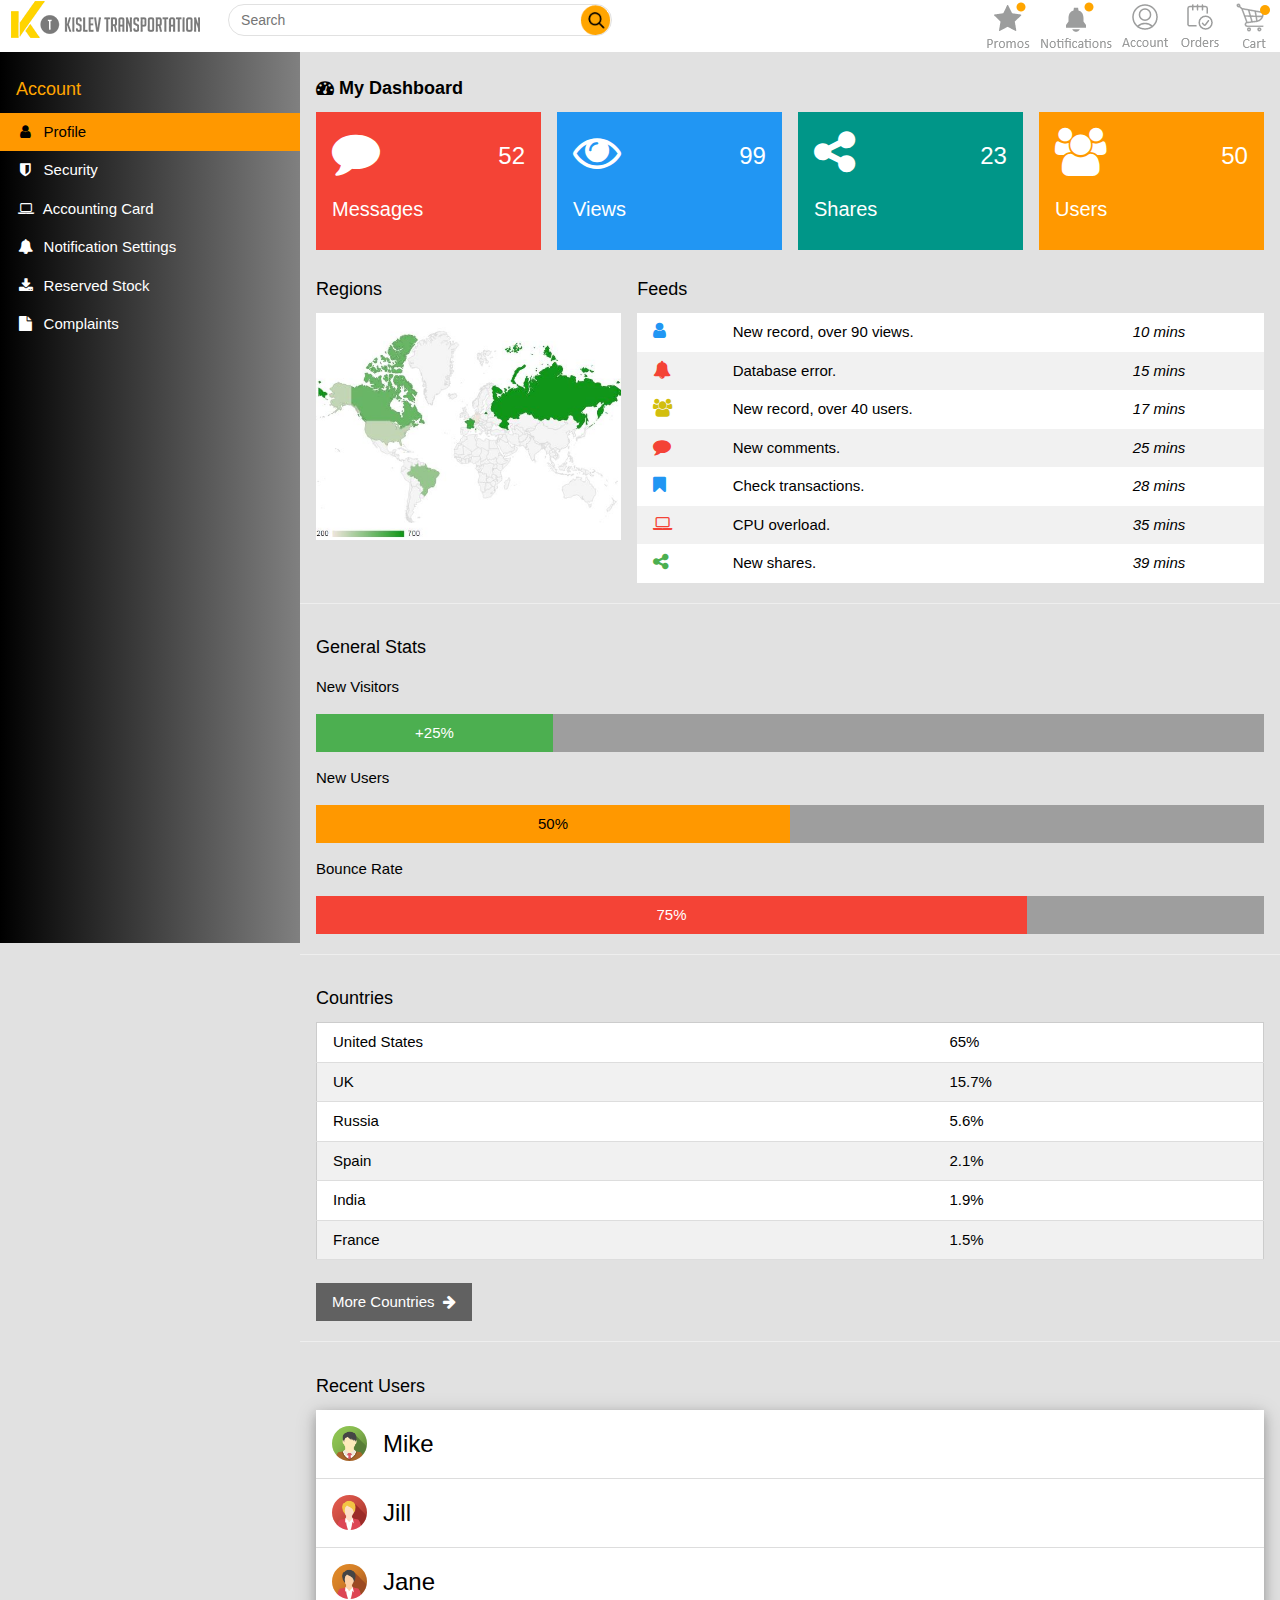
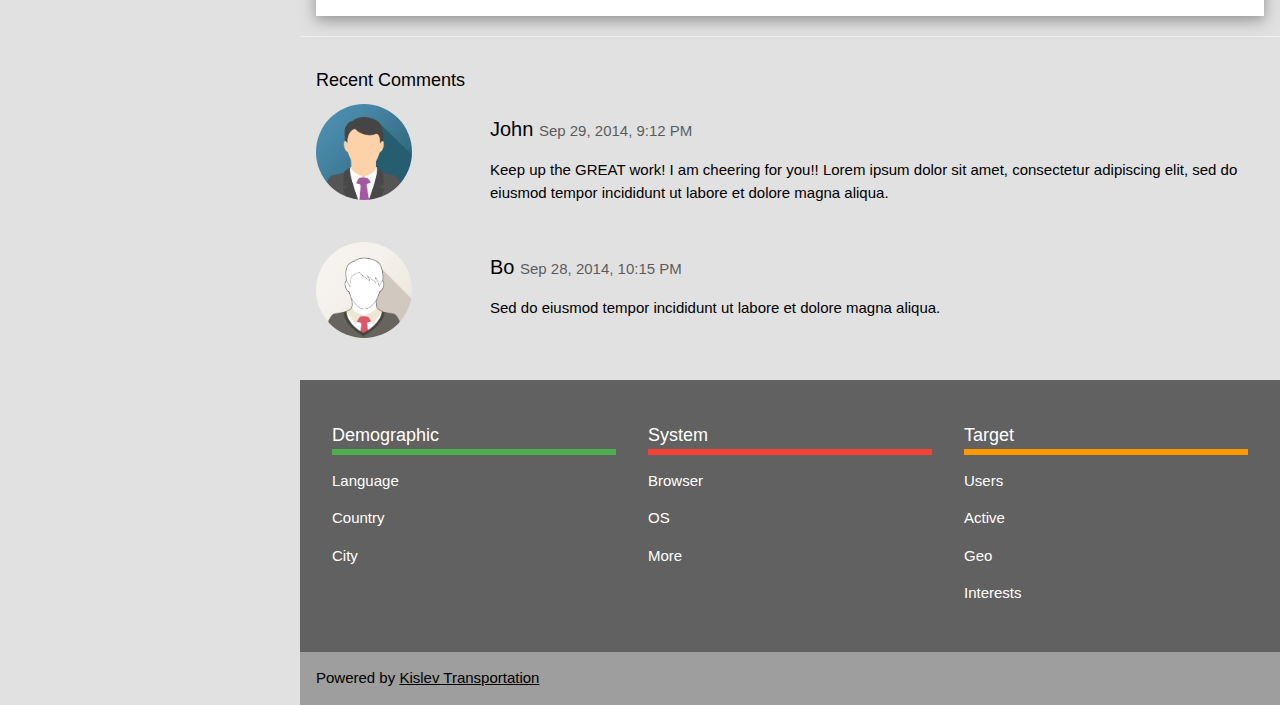
<file: index.html>
<!DOCTYPE html>
<html>
<head>
    <meta http-equiv="Content-Type" content="text/html; charset=UTF-8"><title>This is DMG! Template</title>
    <meta name="viewport" content="width=device-width, initial-scale=1">
    <link rel="stylesheet" href="./assets/w3.css">
    <!--<link rel="stylesheet" href="./assets/css">-->
    <link rel="stylesheet" href="./assets/styles.css">
    <!--<link rel="stylesheet" href="./assets/font-awesome.min.css">-->
    <link rel="stylesheet" href="https://cdnjs.cloudflare.com/ajax/libs/font-awesome/4.7.0/css/font-awesome.min.css">

    <style>
        html,body,h1,h2,h3,h4,h5 {font-family: "Raleway", sans-serif}
    </style>
    <link rel="icon" href="./assets/images/logoK.ico" type="image/ico" sizes="16x16">
</head>
<body style="background-color: #e1e1e1;" class="is-preload">

<!-- Top container - header -->
<div class="w3-bar w3-top w3-large" style="z-index:10; background-color: #fff;">&nbsp;
    <!-- background-color: #fbfbfb; -->
    <a href="./index.html" style="text-decoration: none; vertical-align: middle;">
        <image src="./assets/images/logo2.png" />
    </a>
    <button class="w3-bar-item w3-button w3-hover-none w3-hide-large w3-hover-text-gray w3-bar-gray" onclick="w3_open();">
        <i class="fa fa-bars"></i>&nbsp;
    </button>
    <!--w3-hide-large-->
    
    <!-- Search -->
    <div class="search-container">
        &nbsp;&nbsp;&nbsp;&nbsp;<input class="search__input" type="text" placeholder="Search">
    </div>
    
    <span class="w3-right">
        <a href="#" style="text-decoration: none;"><image src="./assets/images/promos.png" /></a>
        <a href="#" style="text-decoration: none;"><image src="./assets/images/notifications.png" /></a>
        <a href="#" style="text-decoration: none;"><image src="./assets/images/account.png" /></a>
        <a href="#" style="text-decoration: none;"><image src="./assets/images/orders.png" /></a>
        <a href="#" style="text-decoration: none;"><image src="./assets/images/cart.png" /></a>
    </span>
</div>

<!-- Sidebar/menu -->
<nav class="w3-sidebar w3-collapse w3-animate-left" 
     style="z-index:3; width:300px; background-image: linear-gradient(to right, black , gray);" 
     id="sidebar"><br>
  <div class="w3-container" onclick="" style="color: orange;">
      <h5>Account</h5>
  </div>
  <div class="w3-bar-block" style="color: #fff;">
    <a href="#" 
       class="w3-bar-item w3-button w3-padding w3-orange"><i class="fa fa-user fa-fw"></i>&nbsp; Profile</a>
    <a href="#" 
       class="w3-bar-item w3-button w3-padding"><i class="fa fa-shield fa-fw"></i>&nbsp; Security</a>
    <a href="#" 
       class="w3-bar-item w3-button w3-padding"><i class="fa fa-laptop fa-fw"></i>&nbsp; Accounting Card</a>
    <a href="#" 
       class="w3-bar-item w3-button w3-padding"><i class="fa fa-bell fa-fw"></i>&nbsp; Notification Settings</a>
    <a href="#" 
       class="w3-bar-item w3-button w3-padding"><i class="fa fa-download fa-fw"></i>&nbsp; Reserved Stock</a>
    <a href="#" 
       class="w3-bar-item w3-button w3-padding"><i class="fa fa-file fa-fw"></i>&nbsp; Complaints</a>
  </div>
</nav>


<!-- Overlay effect when opening sidebar on small screens -->
<div class="w3-overlay w3-hide-large w3-animate-opacity" onclick="w3_close()" style="cursor:pointer" title="close side menu" id="myOverlay"></div>

<!-- !PAGE CONTENT! -->
<div class="w3-main" style="margin-left:300px;margin-top:43px;">

  <!-- Header -->
  <header class="w3-container" style="padding-top:22px">
    <h5><b><i class="fa fa-dashboard"></i> My Dashboard</b></h5>
  </header>

  <div class="w3-row-padding w3-margin-bottom">
    <div class="w3-quarter">
      <div class="w3-container w3-red w3-padding-16">
        <div class="w3-left"><i class="fa fa-comment w3-xxxlarge"></i></div>
        <div class="w3-right">
          <h3>52</h3>
        </div>
        <div class="w3-clear"></div>
        <h4>Messages</h4>
      </div>
    </div>
    <div class="w3-quarter">
      <div class="w3-container w3-blue w3-padding-16">
        <div class="w3-left"><i class="fa fa-eye w3-xxxlarge"></i></div>
        <div class="w3-right">
          <h3>99</h3>
        </div>
        <div class="w3-clear"></div>
        <h4>Views</h4>
      </div>
    </div>
    <div class="w3-quarter">
      <div class="w3-container w3-teal w3-padding-16">
        <div class="w3-left"><i class="fa fa-share-alt w3-xxxlarge"></i></div>
        <div class="w3-right">
          <h3>23</h3>
        </div>
        <div class="w3-clear"></div>
        <h4>Shares</h4>
      </div>
    </div>
    <div class="w3-quarter">
      <div class="w3-container w3-orange w3-text-white w3-padding-16">
        <div class="w3-left"><i class="fa fa-users w3-xxxlarge"></i></div>
        <div class="w3-right">
          <h3>50</h3>
        </div>
        <div class="w3-clear"></div>
        <h4>Users</h4>
      </div>
    </div>
  </div>

  <div class="w3-panel">
    <div class="w3-row-padding" style="margin:0 -16px">
      <div class="w3-third">
        <h5>Regions</h5>
        <img src="./assets/images/region.jpg" style="width:100%" alt="Google Regional Map">
      </div>
      <div class="w3-twothird">
        <h5>Feeds</h5>
        <table class="w3-table w3-striped w3-white">
          <tbody><tr>
            <td><i class="fa fa-user w3-text-blue w3-large"></i></td>
            <td>New record, over 90 views.</td>
            <td><i>10 mins</i></td>
          </tr>
          <tr>
            <td><i class="fa fa-bell w3-text-red w3-large"></i></td>
            <td>Database error.</td>
            <td><i>15 mins</i></td>
          </tr>
          <tr>
            <td><i class="fa fa-users w3-text-yellow w3-large"></i></td>
            <td>New record, over 40 users.</td>
            <td><i>17 mins</i></td>
          </tr>
          <tr>
            <td><i class="fa fa-comment w3-text-red w3-large"></i></td>
            <td>New comments.</td>
            <td><i>25 mins</i></td>
          </tr>
          <tr>
            <td><i class="fa fa-bookmark w3-text-blue w3-large"></i></td>
            <td>Check transactions.</td>
            <td><i>28 mins</i></td>
          </tr>
          <tr>
            <td><i class="fa fa-laptop w3-text-red w3-large"></i></td>
            <td>CPU overload.</td>
            <td><i>35 mins</i></td>
          </tr>
          <tr>
            <td><i class="fa fa-share-alt w3-text-green w3-large"></i></td>
            <td>New shares.</td>
            <td><i>39 mins</i></td>
          </tr>
        </tbody></table>
      </div>
    </div>
  </div>
  <hr>
  <div class="w3-container">
    <h5>General Stats</h5>
    <p>New Visitors</p>
    <div class="w3-grey">
      <div class="w3-container w3-center w3-padding w3-green" style="width:25%">+25%</div>
    </div>

    <p>New Users</p>
    <div class="w3-grey">
      <div class="w3-container w3-center w3-padding w3-orange" style="width:50%">50%</div>
    </div>

    <p>Bounce Rate</p>
    <div class="w3-grey">
      <div class="w3-container w3-center w3-padding w3-red" style="width:75%">75%</div>
    </div>
  </div>
  <hr>

  <div class="w3-container">
    <h5>Countries</h5>
    <table class="w3-table w3-striped w3-bordered w3-border w3-hoverable w3-white">
      <tbody><tr>
        <td>United States</td>
        <td>65%</td>
      </tr>
      <tr>
        <td>UK</td>
        <td>15.7%</td>
      </tr>
      <tr>
        <td>Russia</td>
        <td>5.6%</td>
      </tr>
      <tr>
        <td>Spain</td>
        <td>2.1%</td>
      </tr>
      <tr>
        <td>India</td>
        <td>1.9%</td>
      </tr>
      <tr>
        <td>France</td>
        <td>1.5%</td>
      </tr>
    </tbody></table><br>
    <button class="w3-button w3-dark-grey">More Countries &nbsp;<i class="fa fa-arrow-right"></i></button>
  </div>
  <hr>
  <div class="w3-container">
    <h5>Recent Users</h5>
    <ul class="w3-ul w3-card-4 w3-white">
      <li class="w3-padding-16">
        <img src="./assets/images/avatar2.png" class="w3-left w3-circle w3-margin-right" style="width:35px">
        <span class="w3-xlarge">Mike</span><br>
      </li>
      <li class="w3-padding-16">
        <img src="./assets/images/avatar5.png" class="w3-left w3-circle w3-margin-right" style="width:35px">
        <span class="w3-xlarge">Jill</span><br>
      </li>
      <li class="w3-padding-16">
        <img src="./assets/images/avatar6.png" class="w3-left w3-circle w3-margin-right" style="width:35px">
        <span class="w3-xlarge">Jane</span><br>
      </li>
    </ul>
  </div>
  <hr>

  <div class="w3-container">
    <h5>Recent Comments</h5>
    <div class="w3-row">
      <div class="w3-col m2 text-center">
        <img class="w3-circle" src="./assets/images/avatar3.png" style="width:96px;height:96px">
      </div>
      <div class="w3-col m10 w3-container">
        <h4>John <span class="w3-opacity w3-medium">Sep 29, 2014, 9:12 PM</span></h4>
        <p>Keep up the GREAT work! I am cheering for you!! Lorem ipsum dolor sit amet, consectetur adipiscing elit, sed do eiusmod tempor incididunt ut labore et dolore magna aliqua.</p><br>
      </div>
    </div>

    <div class="w3-row">
      <div class="w3-col m2 text-center">
        <img class="w3-circle" src="./assets/images/avatar1.png" style="width:96px;height:96px">
      </div>
      <div class="w3-col m10 w3-container">
        <h4>Bo <span class="w3-opacity w3-medium">Sep 28, 2014, 10:15 PM</span></h4>
        <p>Sed do eiusmod tempor incididunt ut labore et dolore magna aliqua.</p><br>
      </div>
    </div>
  </div>
  <br>
  <div class="w3-container w3-dark-grey w3-padding-32">
    <div class="w3-row">
      <div class="w3-container w3-third">
        <h5 class="w3-bottombar w3-border-green">Demographic</h5>
        <p>Language</p>
        <p>Country</p>
        <p>City</p>
      </div>
      <div class="w3-container w3-third">
        <h5 class="w3-bottombar w3-border-red">System</h5>
        <p>Browser</p>
        <p>OS</p>
        <p>More</p>
      </div>
      <div class="w3-container w3-third">
        <h5 class="w3-bottombar w3-border-orange">Target</h5>
        <p>Users</p>
        <p>Active</p>
        <p>Geo</p>
        <p>Interests</p>
      </div>
    </div>
  </div>

  <!-- Footer -->
  <footer class="w3-container w3-gray">
    <p>Powered by <a href="#">Kislev Transportation</a></p>
  </footer>

  <!-- End page content -->
</div>

<script>
// Get the Sidebar
var sidebar = document.getElementById("sidebar");

// Get the DIV with overlay effect
var overlayBg = document.getElementById("myOverlay");

// Toggle between showing and hiding the sidebar, and add overlay effect
function w3_open() {
    if (sidebar.style.display === 'block') {
        sidebar.style.display = 'none';
        overlayBg.style.display = 'none';
    } else {
        sidebar.style.display = 'block';
        overlayBg.style.display = 'block';
    }
}

// Close the sidebar with the close button
function w3_close() {
    sidebar.style.display = 'none';
    overlayBg.style.display = 'none';
}
</script>


</body></html>
</file>
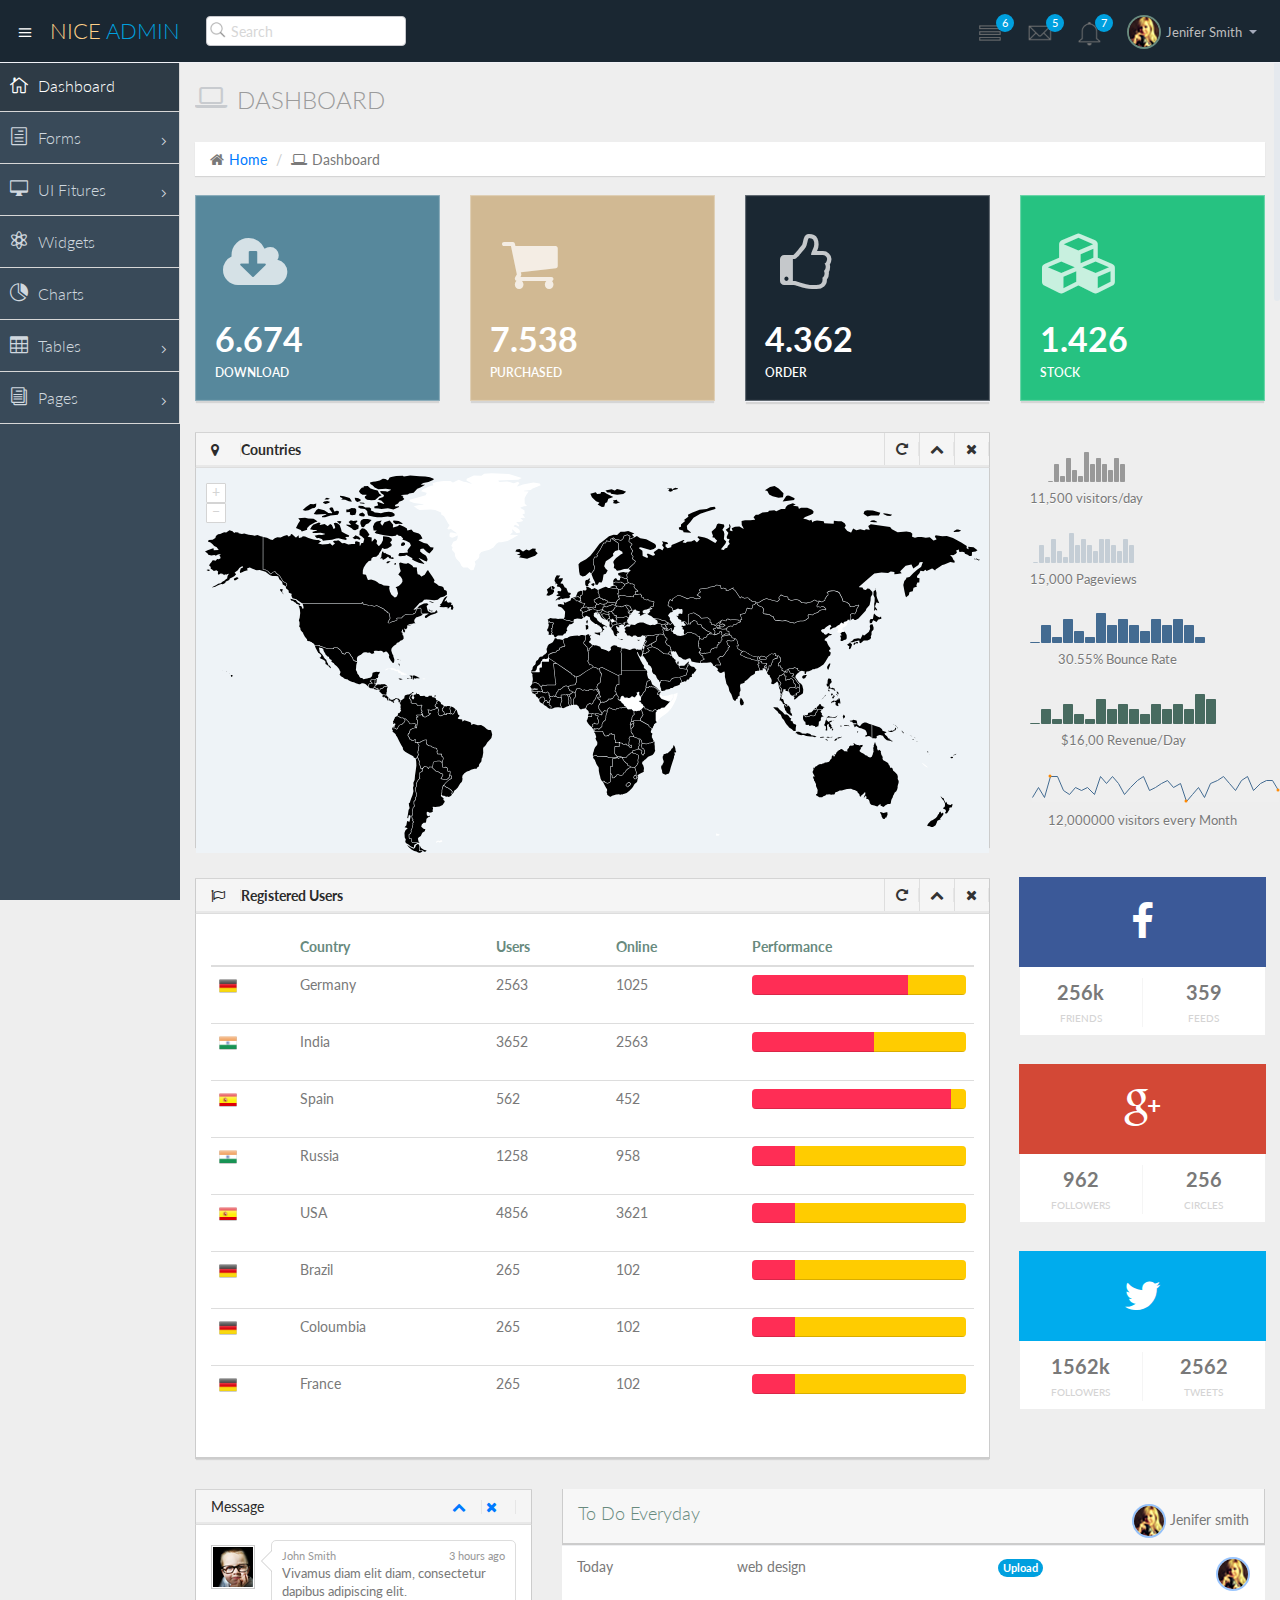
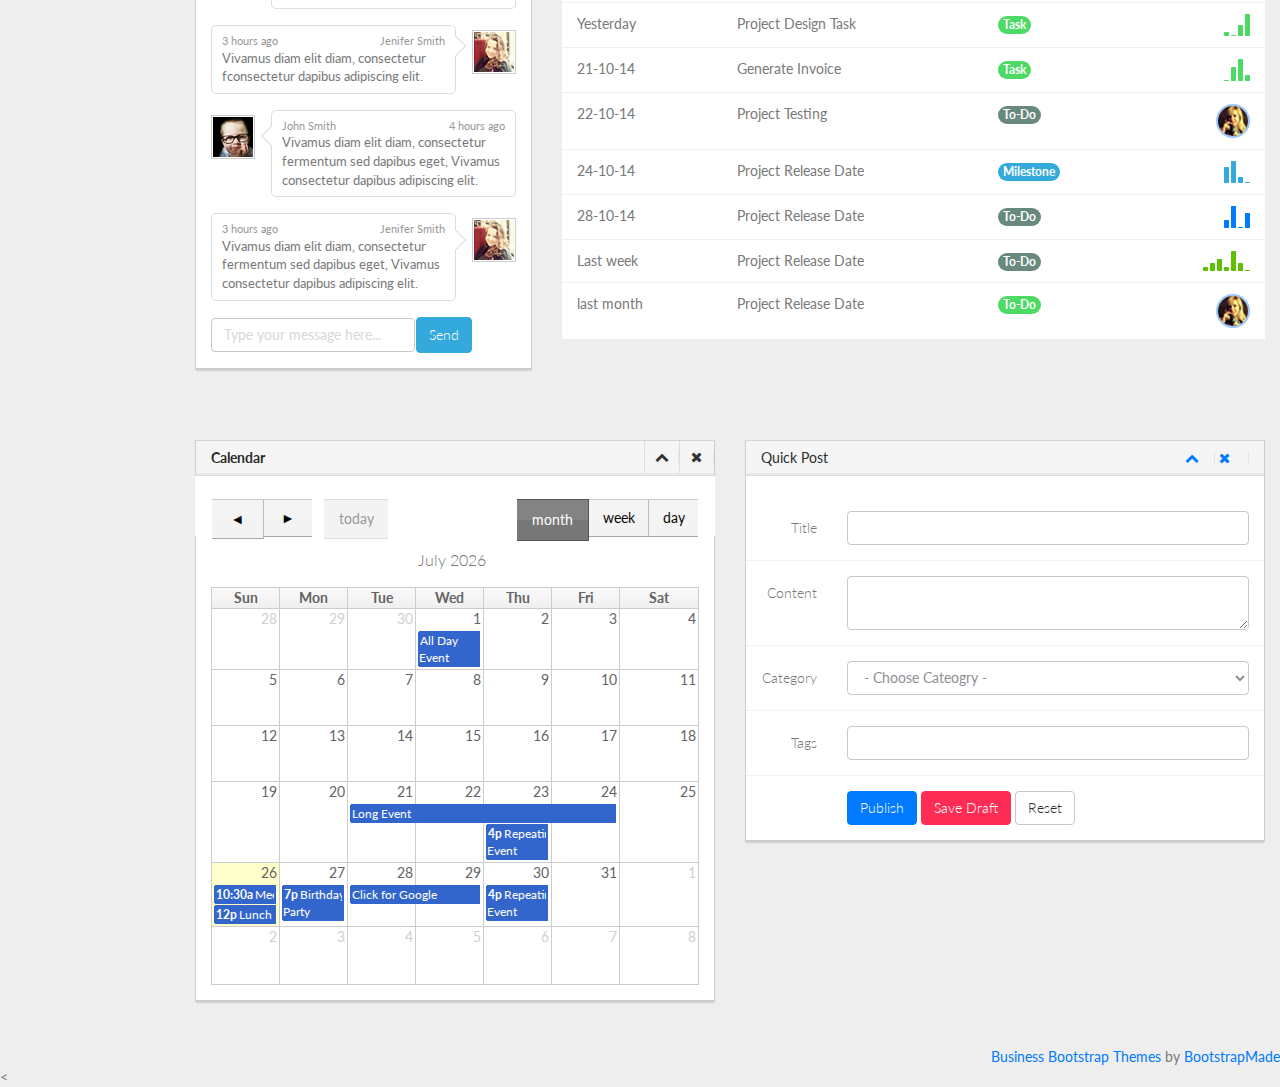
<file: niceadmin/index.html>
<!DOCTYPE html>
<html lang="en">
  <head>
    <meta charset="utf-8">
    <meta name="viewport" content="width=device-width, initial-scale=1.0">
    <meta name="description" content="Creative - Bootstrap 3 Responsive Admin Template">
    <meta name="author" content="GeeksLabs">
    <meta name="keyword" content="Creative, Dashboard, Admin, Template, Theme, Bootstrap, Responsive, Retina, Minimal">
    <link rel="shortcut icon" href="img/favicon.png">

    <title>Creative - Bootstrap Admin Template</title>

    <!-- Bootstrap CSS -->    
    <link href="css/bootstrap.min.css" rel="stylesheet">
    <!-- bootstrap theme -->
    <link href="css/bootstrap-theme.css" rel="stylesheet">
    <!--external css-->
    <!-- font icon -->
    <link href="css/elegant-icons-style.css" rel="stylesheet" />
    <link href="css/font-awesome.min.css" rel="stylesheet" />    
    <!-- full calendar css-->
    <link href="assets/fullcalendar/fullcalendar/bootstrap-fullcalendar.css" rel="stylesheet" />
	<link href="assets/fullcalendar/fullcalendar/fullcalendar.css" rel="stylesheet" />
    <!-- easy pie chart-->
    <link href="assets/jquery-easy-pie-chart/jquery.easy-pie-chart.css" rel="stylesheet" type="text/css" media="screen"/>
    <!-- owl carousel -->
    <link rel="stylesheet" href="css/owl.carousel.css" type="text/css">
	<link href="css/jquery-jvectormap-1.2.2.css" rel="stylesheet">
    <!-- Custom styles -->
	<link rel="stylesheet" href="css/fullcalendar.css">
	<link href="css/widgets.css" rel="stylesheet">
    <link href="css/style.css" rel="stylesheet">
    <link href="css/style-responsive.css" rel="stylesheet" />
	<link href="css/xcharts.min.css" rel=" stylesheet">	
	<link href="css/jquery-ui-1.10.4.min.css" rel="stylesheet">
    <!-- =======================================================
        Theme Name: NiceAdmin
        Theme URL: https://bootstrapmade.com/nice-admin-bootstrap-admin-html-template/
        Author: BootstrapMade
        Author URL: https://bootstrapmade.com
    ======================================================= -->
  </head>

  <body>
  <!-- container section start -->
  <section id="container" class="">
     
      
      <header class="header dark-bg">
            <div class="toggle-nav">
                <div class="icon-reorder tooltips" data-original-title="Toggle Navigation" data-placement="bottom"><i class="icon_menu"></i></div>
            </div>

            <!--logo start-->
            <a href="index.html" class="logo">Nice <span class="lite">Admin</span></a>
            <!--logo end-->

            <div class="nav search-row" id="top_menu">
                <!--  search form start -->
                <ul class="nav top-menu">                    
                    <li>
                        <form class="navbar-form">
                            <input class="form-control" placeholder="Search" type="text">
                        </form>
                    </li>                    
                </ul>
                <!--  search form end -->                
            </div>

            <div class="top-nav notification-row">                
                <!-- notificatoin dropdown start-->
                <ul class="nav pull-right top-menu">
                    
                    <!-- task notificatoin start -->
                    <li id="task_notificatoin_bar" class="dropdown">
                        <a data-toggle="dropdown" class="dropdown-toggle" href="#">
                            <i class="icon-task-l"></i>
                            <span class="badge bg-important">6</span>
                        </a>
                        <ul class="dropdown-menu extended tasks-bar">
                            <div class="notify-arrow notify-arrow-blue"></div>
                            <li>
                                <p class="blue">You have 6 pending letter</p>
                            </li>
                            <li>
                                <a href="#">
                                    <div class="task-info">
                                        <div class="desc">Design PSD </div>
                                        <div class="percent">90%</div>
                                    </div>
                                    <div class="progress progress-striped">
                                        <div class="progress-bar progress-bar-success" role="progressbar" aria-valuenow="90" aria-valuemin="0" aria-valuemax="100" style="width: 90%">
                                            <span class="sr-only">90% Complete (success)</span>
                                        </div>
                                    </div>
                                </a>
                            </li>
                            <li>
                                <a href="#">
                                    <div class="task-info">
                                        <div class="desc">
                                            Project 1
                                        </div>
                                        <div class="percent">30%</div>
                                    </div>
                                    <div class="progress progress-striped">
                                        <div class="progress-bar progress-bar-warning" role="progressbar" aria-valuenow="30" aria-valuemin="0" aria-valuemax="100" style="width: 30%">
                                            <span class="sr-only">30% Complete (warning)</span>
                                        </div>
                                    </div>
                                </a>
                            </li>
                            <li>
                                <a href="#">
                                    <div class="task-info">
                                        <div class="desc">Digital Marketing</div>
                                        <div class="percent">80%</div>
                                    </div>
                                    <div class="progress progress-striped">
                                        <div class="progress-bar progress-bar-info" role="progressbar" aria-valuenow="80" aria-valuemin="0" aria-valuemax="100" style="width: 80%">
                                            <span class="sr-only">80% Complete</span>
                                        </div>
                                    </div>
                                </a>
                            </li>
                            <li>
                                <a href="#">
                                    <div class="task-info">
                                        <div class="desc">Logo Designing</div>
                                        <div class="percent">78%</div>
                                    </div>
                                    <div class="progress progress-striped">
                                        <div class="progress-bar progress-bar-danger" role="progressbar" aria-valuenow="78" aria-valuemin="0" aria-valuemax="100" style="width: 78%">
                                            <span class="sr-only">78% Complete (danger)</span>
                                        </div>
                                    </div>
                                </a>
                            </li>
                            <li>
                                <a href="#">
                                    <div class="task-info">
                                        <div class="desc">Mobile App</div>
                                        <div class="percent">50%</div>
                                    </div>
                                    <div class="progress progress-striped active">
                                        <div class="progress-bar"  role="progressbar" aria-valuenow="50" aria-valuemin="0" aria-valuemax="100" style="width: 50%">
                                            <span class="sr-only">50% Complete</span>
                                        </div>
                                    </div>

                                </a>
                            </li>
                            <li class="external">
                                <a href="#">See All Tasks</a>
                            </li>
                        </ul>
                    </li>
                    <!-- task notificatoin end -->
                    <!-- inbox notificatoin start-->
                    <li id="mail_notificatoin_bar" class="dropdown">
                        <a data-toggle="dropdown" class="dropdown-toggle" href="#">
                            <i class="icon-envelope-l"></i>
                            <span class="badge bg-important">5</span>
                        </a>
                        <ul class="dropdown-menu extended inbox">
                            <div class="notify-arrow notify-arrow-blue"></div>
                            <li>
                                <p class="blue">You have 5 new messages</p>
                            </li>
                            <li>
                                <a href="#">
                                    <span class="photo"><img alt="avatar" src="./img/avatar-mini.jpg"></span>
                                    <span class="subject">
                                    <span class="from">Greg  Martin</span>
                                    <span class="time">1 min</span>
                                    </span>
                                    <span class="message">
                                        I really like this admin panel.
                                    </span>
                                </a>
                            </li>
                            <li>
                                <a href="#">
                                    <span class="photo"><img alt="avatar" src="./img/avatar-mini2.jpg"></span>
                                    <span class="subject">
                                    <span class="from">Bob   Mckenzie</span>
                                    <span class="time">5 mins</span>
                                    </span>
                                    <span class="message">
                                     Hi, What is next project plan?
                                    </span>
                                </a>
                            </li>
                            <li>
                                <a href="#">
                                    <span class="photo"><img alt="avatar" src="./img/avatar-mini3.jpg"></span>
                                    <span class="subject">
                                    <span class="from">Phillip   Park</span>
                                    <span class="time">2 hrs</span>
                                    </span>
                                    <span class="message">
                                        I am like to buy this Admin Template.
                                    </span>
                                </a>
                            </li>
                            <li>
                                <a href="#">
                                    <span class="photo"><img alt="avatar" src="./img/avatar-mini4.jpg"></span>
                                    <span class="subject">
                                    <span class="from">Ray   Munoz</span>
                                    <span class="time">1 day</span>
                                    </span>
                                    <span class="message">
                                        Icon fonts are great.
                                    </span>
                                </a>
                            </li>
                            <li>
                                <a href="#">See all messages</a>
                            </li>
                        </ul>
                    </li>
                    <!-- inbox notificatoin end -->
                    <!-- alert notification start-->
                    <li id="alert_notificatoin_bar" class="dropdown">
                        <a data-toggle="dropdown" class="dropdown-toggle" href="#">

                            <i class="icon-bell-l"></i>
                            <span class="badge bg-important">7</span>
                        </a>
                        <ul class="dropdown-menu extended notification">
                            <div class="notify-arrow notify-arrow-blue"></div>
                            <li>
                                <p class="blue">You have 4 new notifications</p>
                            </li>
                            <li>
                                <a href="#">
                                    <span class="label label-primary"><i class="icon_profile"></i></span> 
                                    Friend Request
                                    <span class="small italic pull-right">5 mins</span>
                                </a>
                            </li>
                            <li>
                                <a href="#">
                                    <span class="label label-warning"><i class="icon_pin"></i></span>  
                                    John location.
                                    <span class="small italic pull-right">50 mins</span>
                                </a>
                            </li>
                            <li>
                                <a href="#">
                                    <span class="label label-danger"><i class="icon_book_alt"></i></span> 
                                    Project 3 Completed.
                                    <span class="small italic pull-right">1 hr</span>
                                </a>
                            </li>
                            <li>
                                <a href="#">
                                    <span class="label label-success"><i class="icon_like"></i></span> 
                                    Mick appreciated your work.
                                    <span class="small italic pull-right"> Today</span>
                                </a>
                            </li>                            
                            <li>
                                <a href="#">See all notifications</a>
                            </li>
                        </ul>
                    </li>
                    <!-- alert notification end-->
                    <!-- user login dropdown start-->
                    <li class="dropdown">
                        <a data-toggle="dropdown" class="dropdown-toggle" href="#">
                            <span class="profile-ava">
                                <img alt="" src="img/avatar1_small.jpg">
                            </span>
                            <span class="username">Jenifer Smith</span>
                            <b class="caret"></b>
                        </a>
                        <ul class="dropdown-menu extended logout">
                            <div class="log-arrow-up"></div>
                            <li class="eborder-top">
                                <a href="#"><i class="icon_profile"></i> My Profile</a>
                            </li>
                            <li>
                                <a href="#"><i class="icon_mail_alt"></i> My Inbox</a>
                            </li>
                            <li>
                                <a href="#"><i class="icon_clock_alt"></i> Timeline</a>
                            </li>
                            <li>
                                <a href="#"><i class="icon_chat_alt"></i> Chats</a>
                            </li>
                            <li>
                                <a href="login.html"><i class="icon_key_alt"></i> Log Out</a>
                            </li>
                            <li>
                                <a href="documentation.html"><i class="icon_key_alt"></i> Documentation</a>
                            </li>
                            <li>
                                <a href="documentation.html"><i class="icon_key_alt"></i> Documentation</a>
                            </li>
                        </ul>
                    </li>
                    <!-- user login dropdown end -->
                </ul>
                <!-- notificatoin dropdown end-->
            </div>
      </header>      
      <!--header end-->

      <!--sidebar start-->
      <aside>
          <div id="sidebar"  class="nav-collapse ">
              <!-- sidebar menu start-->
              <ul class="sidebar-menu">                
                  <li class="active">
                      <a class="" href="index.html">
                          <i class="icon_house_alt"></i>
                          <span>Dashboard</span>
                      </a>
                  </li>
				  <li class="sub-menu">
                      <a href="javascript:;" class="">
                          <i class="icon_document_alt"></i>
                          <span>Forms</span>
                          <span class="menu-arrow arrow_carrot-right"></span>
                      </a>
                      <ul class="sub">
                          <li><a class="" href="form_component.html">Form Elements</a></li>                          
                          <li><a class="" href="form_validation.html">Form Validation</a></li>
                      </ul>
                  </li>       
                  <li class="sub-menu">
                      <a href="javascript:;" class="">
                          <i class="icon_desktop"></i>
                          <span>UI Fitures</span>
                          <span class="menu-arrow arrow_carrot-right"></span>
                      </a>
                      <ul class="sub">
                          <li><a class="" href="general.html">Elements</a></li>
                          <li><a class="" href="buttons.html">Buttons</a></li>
                          <li><a class="" href="grids.html">Grids</a></li>
                      </ul>
                  </li>
                  <li>
                      <a class="" href="widgets.html">
                          <i class="icon_genius"></i>
                          <span>Widgets</span>
                      </a>
                  </li>
                  <li>                     
                      <a class="" href="chart-chartjs.html">
                          <i class="icon_piechart"></i>
                          <span>Charts</span>
                          
                      </a>
                                         
                  </li>
                             
                  <li class="sub-menu">
                      <a href="javascript:;" class="">
                          <i class="icon_table"></i>
                          <span>Tables</span>
                          <span class="menu-arrow arrow_carrot-right"></span>
                      </a>
                      <ul class="sub">
                          <li><a class="" href="basic_table.html">Basic Table</a></li>
                      </ul>
                  </li>
                  
                  <li class="sub-menu">
                      <a href="javascript:;" class="">
                          <i class="icon_documents_alt"></i>
                          <span>Pages</span>
                          <span class="menu-arrow arrow_carrot-right"></span>
                      </a>
                      <ul class="sub">                          
                          <li><a class="" href="profile.html">Profile</a></li>
                          <li><a class="" href="login.html"><span>Login Page</span></a></li>
                          <li><a class="" href="blank.html">Blank Page</a></li>
                          <li><a class="" href="404.html">404 Error</a></li>
                      </ul>
                  </li>
                  
              </ul>
              <!-- sidebar menu end-->
          </div>
      </aside>
      <!--sidebar end-->
      
      <!--main content start-->
      <section id="main-content">
          <section class="wrapper">            
              <!--overview start-->
			  <div class="row">
				<div class="col-lg-12">
					<h3 class="page-header"><i class="fa fa-laptop"></i> Dashboard</h3>
					<ol class="breadcrumb">
						<li><i class="fa fa-home"></i><a href="index.html">Home</a></li>
						<li><i class="fa fa-laptop"></i>Dashboard</li>						  	
					</ol>
				</div>
			</div>
              
            <div class="row">
				<div class="col-lg-3 col-md-3 col-sm-12 col-xs-12">
					<div class="info-box blue-bg">
						<i class="fa fa-cloud-download"></i>
						<div class="count">6.674</div>
						<div class="title">Download</div>						
					</div><!--/.info-box-->			
				</div><!--/.col-->
				
				<div class="col-lg-3 col-md-3 col-sm-12 col-xs-12">
					<div class="info-box brown-bg">
						<i class="fa fa-shopping-cart"></i>
						<div class="count">7.538</div>
						<div class="title">Purchased</div>						
					</div><!--/.info-box-->			
				</div><!--/.col-->	
				
				<div class="col-lg-3 col-md-3 col-sm-12 col-xs-12">
					<div class="info-box dark-bg">
						<i class="fa fa-thumbs-o-up"></i>
						<div class="count">4.362</div>
						<div class="title">Order</div>						
					</div><!--/.info-box-->			
				</div><!--/.col-->
				
				<div class="col-lg-3 col-md-3 col-sm-12 col-xs-12">
					<div class="info-box green-bg">
						<i class="fa fa-cubes"></i>
						<div class="count">1.426</div>
						<div class="title">Stock</div>						
					</div><!--/.info-box-->			
				</div><!--/.col-->
				
			</div><!--/.row-->
		
			
           <div class="row">
		    <div class="col-lg-9 col-md-12">
					
					<div class="panel panel-default">
						<div class="panel-heading">
							<h2><i class="fa fa-map-marker red"></i><strong>Countries</strong></h2>
							<div class="panel-actions">
								<a href="index.html#" class="btn-setting"><i class="fa fa-rotate-right"></i></a>
								<a href="index.html#" class="btn-minimize"><i class="fa fa-chevron-up"></i></a>
								<a href="index.html#" class="btn-close"><i class="fa fa-times"></i></a>
							</div>	
						</div>
						<div class="panel-body-map">
							<div id="map" style="height:380px;"></div>	
						</div>
	
					</div>
				</div>
              <div class="col-md-3">
              <!-- List starts -->
				<ul class="today-datas">
                <!-- List #1 -->
				<li>
                  <!-- Graph -->
                  <div><span id="todayspark1" class="spark"></span></div>
                  <!-- Text -->
                  <div class="datas-text">11,500 visitors/day</div>
                </li>
                <li>
                  <div><span id="todayspark2" class="spark"></span></div>
                  <div class="datas-text">15,000 Pageviews</div>
                </li>
                <li>
                  <div><span id="todayspark3" class="spark"></span></div>
                  <div class="datas-text">30.55% Bounce Rate</div>
                </li>
                <li>
                  <div><span id="todayspark4" class="spark"></span></div>
                  <div class="datas-text">$16,00 Revenue/Day</div>
                </li> 
                <li>
                  <div><span id="todayspark5" class="spark"></span></div>
                  <div class="datas-text">12,000000 visitors every Month</div>
                </li>                                                                                                              
              </ul>
              </div>
              
			 
           </div>  
            
		  
		  <!-- Today status end -->
			
              
				
			<div class="row">
               	
				<div class="col-lg-9 col-md-12">	
					<div class="panel panel-default">
						<div class="panel-heading">
							<h2><i class="fa fa-flag-o red"></i><strong>Registered Users</strong></h2>
							<div class="panel-actions">
								<a href="index.html#" class="btn-setting"><i class="fa fa-rotate-right"></i></a>
								<a href="index.html#" class="btn-minimize"><i class="fa fa-chevron-up"></i></a>
								<a href="index.html#" class="btn-close"><i class="fa fa-times"></i></a>
							</div>
						</div>
						<div class="panel-body">
							<table class="table bootstrap-datatable countries">
								<thead>
									<tr>
										<th></th>
										<th>Country</th>
										<th>Users</th>
										<th>Online</th>
										<th>Performance</th>
									</tr>
								</thead>   
								<tbody>
									<tr>
										<td><img src="img/Germany.png" style="height:18px; margin-top:-2px;"></td>
										<td>Germany</td>
										<td>2563</td>
										<td>1025</td>
										<td>
											<div class="progress thin">
												<div class="progress-bar progress-bar-danger" role="progressbar" aria-valuenow="73" aria-valuemin="0" aria-valuemax="100" style="width: 73%">
												</div>
												<div class="progress-bar progress-bar-warning" role="progressbar" aria-valuenow="27" aria-valuemin="0" aria-valuemax="100" style="width: 27%">
											  	</div>
											</div>
											<span class="sr-only">73%</span>   	
										</td>
									</tr>
									<tr>
										<td><img src="img/India.png" style="height:18px; margin-top:-2px;"></td>
										<td>India</td>
										<td>3652</td>
										<td>2563</td>
										<td>
											<div class="progress thin">
												<div class="progress-bar progress-bar-danger" role="progressbar" aria-valuenow="57" aria-valuemin="0" aria-valuemax="100" style="width: 57%">
												</div>
												<div class="progress-bar progress-bar-warning" role="progressbar" aria-valuenow="43" aria-valuemin="0" aria-valuemax="100" style="width: 43%">
												</div>
											</div>
											<span class="sr-only">57%</span>   	
										</td>
									</tr>
									<tr>
										<td><img src="img/Spain.png" style="height:18px; margin-top:-2px;"></td>
										<td>Spain</td>
										<td>562</td>
										<td>452</td>
										<td>
											<div class="progress thin">
												<div class="progress-bar progress-bar-danger" role="progressbar" aria-valuenow="93" aria-valuemin="0" aria-valuemax="100" style="width: 93%">
												</div>
												<div class="progress-bar progress-bar-warning" role="progressbar" aria-valuenow="7" aria-valuemin="0" aria-valuemax="100" style="width: 7%">
											  	</div>
											</div>
											<span class="sr-only">93%</span>   	
										</td>
									</tr>
									<tr>
										<td><img src="img/India.png" style="height:18px; margin-top:-2px;"></td>
										<td>Russia</td>
										<td>1258</td>
										<td>958</td>
										<td>
											<div class="progress thin">
											  	<div class="progress-bar progress-bar-danger" role="progressbar" aria-valuenow="20" aria-valuemin="0" aria-valuemax="100" style="width: 20%">
											  	</div>
												<div class="progress-bar progress-bar-warning" role="progressbar" aria-valuenow="80" aria-valuemin="0" aria-valuemax="100" style="width: 80%">
											  	</div>
											</div>
											<span class="sr-only">20%</span>   	
										</td>
									</tr>
									<tr>
										<td><img src="img/Spain.png" style="height:18px; margin-top:-2px;"></td>
										<td>USA</td>
										<td>4856</td>
										<td>3621</td>
										<td>
											<div class="progress thin">
											  	<div class="progress-bar progress-bar-danger" role="progressbar" aria-valuenow="20" aria-valuemin="0" aria-valuemax="100" style="width: 20%">
											  	</div>
												<div class="progress-bar progress-bar-warning" role="progressbar" aria-valuenow="80" aria-valuemin="0" aria-valuemax="100" style="width: 80%">
											  	</div>
											</div>
											<span class="sr-only">20%</span>   	
										</td>
									</tr>
									<tr>
										<td><img src="img/Germany.png" style="height:18px; margin-top:-2px;"></td>
										<td>Brazil</td>
										<td>265</td>
										<td>102</td>
										<td>
											<div class="progress thin">
											  	<div class="progress-bar progress-bar-danger" role="progressbar" aria-valuenow="20" aria-valuemin="0" aria-valuemax="100" style="width: 20%">
											  	</div>
												<div class="progress-bar progress-bar-warning" role="progressbar" aria-valuenow="80" aria-valuemin="0" aria-valuemax="100" style="width: 80%">
											  	</div>
											</div>
											<span class="sr-only">20%</span>   	
										</td>
									</tr>
									<tr>
										<td><img src="img/Germany.png" style="height:18px; margin-top:-2px;"></td>
										<td>Coloumbia</td>
										<td>265</td>
										<td>102</td>
										<td>
											<div class="progress thin">
											  	<div class="progress-bar progress-bar-danger" role="progressbar" aria-valuenow="20" aria-valuemin="0" aria-valuemax="100" style="width: 20%">
											  	</div>
												<div class="progress-bar progress-bar-warning" role="progressbar" aria-valuenow="80" aria-valuemin="0" aria-valuemax="100" style="width: 80%">
											  	</div>
											</div>
											<span class="sr-only">20%</span>   	
										</td>
									</tr>
									<tr>
										<td><img src="img/Germany.png" style="height:18px; margin-top:-2px;"></td>
										<td>France</td>
										<td>265</td>
										<td>102</td>
										<td>
											<div class="progress thin">
											  	<div class="progress-bar progress-bar-danger" role="progressbar" aria-valuenow="20" aria-valuemin="0" aria-valuemax="100" style="width: 20%">
											  	</div>
												<div class="progress-bar progress-bar-warning" role="progressbar" aria-valuenow="80" aria-valuemin="0" aria-valuemax="100" style="width: 80%">
											  	</div>
											</div>
											<span class="sr-only">20%</span>   	
										</td>
									</tr>
								</tbody>
							</table>
						</div>
	
					</div>	

				</div><!--/col-->
				<div class="col-md-3">
					
					<div class="social-box facebook">
						<i class="fa fa-facebook"></i>
						<ul>
							<li>
								<strong>256k</strong>
								<span>friends</span>
							</li>
							<li>
								<strong>359</strong>
								<span>feeds</span>
							</li>
						</ul>
					</div><!--/social-box-->
				</div>
				<div class="col-md-3">
					
					<div class="social-box google-plus">
						<i class="fa fa-google-plus"></i>
						<ul>
							<li>
								<strong>962</strong>
								<span>followers</span>
							</li>
							<li>
								<strong>256</strong>
								<span>circles</span>
							</li>
						</ul>
					</div><!--/social-box-->			
					
				</div><!--/col-->
				<div class="col-md-3">
					
					<div class="social-box twitter">
						<i class="fa fa-twitter"></i>
						<ul>
							<li>
								<strong>1562k</strong>
								<span>followers</span>
							</li>
							<li>
								<strong>2562</strong>
								<span>tweets</span>
							</li>
						</ul>
					</div><!--/social-box-->			
					
				</div><!--/col-->
				
              </div>

                    
                   
                <!-- statics end -->
              
            
				

              <!-- project team & activity start -->
          <div class="row">
            <div class="col-md-4 portlets">
              <!-- Widget -->
              <div class="panel panel-default">
				<div class="panel-heading">
                  <div class="pull-left">Message</div>
                  <div class="widget-icons pull-right">
                    <a href="#" class="wminimize"><i class="fa fa-chevron-up"></i></a> 
                    <a href="#" class="wclose"><i class="fa fa-times"></i></a>
                  </div>  
                  <div class="clearfix"></div>
                </div>

                <div class="panel-body">
                  <!-- Widget content -->
                  <div class="padd sscroll">
                    
                    <ul class="chats">

                      <!-- Chat by us. Use the class "by-me". -->
                      <li class="by-me">
                        <!-- Use the class "pull-left" in avatar -->
                        <div class="avatar pull-left">
                          <img src="img/user.jpg" alt=""/>
                        </div>

                        <div class="chat-content">
                          <!-- In meta area, first include "name" and then "time" -->
                          <div class="chat-meta">John Smith <span class="pull-right">3 hours ago</span></div>
                          Vivamus diam elit diam, consectetur dapibus adipiscing elit.
                          <div class="clearfix"></div>
                        </div>
                      </li> 

                      <!-- Chat by other. Use the class "by-other". -->
                      <li class="by-other">
                        <!-- Use the class "pull-right" in avatar -->
                        <div class="avatar pull-right">
                          <img src="img/user22.png" alt=""/>
                        </div>

                        <div class="chat-content">
                          <!-- In the chat meta, first include "time" then "name" -->
                          <div class="chat-meta">3 hours ago <span class="pull-right">Jenifer Smith</span></div>
                          Vivamus diam elit diam, consectetur fconsectetur dapibus adipiscing elit.
                          <div class="clearfix"></div>
                        </div>
                      </li>   

                      <li class="by-me">
                        <div class="avatar pull-left">
                          <img src="img/user.jpg" alt=""/>
                        </div>

                        <div class="chat-content">
                          <div class="chat-meta">John Smith <span class="pull-right">4 hours ago</span></div>
                          Vivamus diam elit diam, consectetur fermentum sed dapibus eget, Vivamus consectetur dapibus adipiscing elit.
                          <div class="clearfix"></div>
                        </div>
                      </li>  

                      <li class="by-other">
                        <!-- Use the class "pull-right" in avatar -->
                        <div class="avatar pull-right">
                          <img src="img/user22.png" alt=""/>
                        </div>

                        <div class="chat-content">
                          <!-- In the chat meta, first include "time" then "name" -->
                          <div class="chat-meta">3 hours ago <span class="pull-right">Jenifer Smith</span></div>
                          Vivamus diam elit diam, consectetur fermentum sed dapibus eget, Vivamus consectetur dapibus adipiscing elit.
                          <div class="clearfix"></div>
                        </div>
                      </li>                                                                                  

                    </ul>

                  </div>
                  <!-- Widget footer -->
                  <div class="widget-foot">
                      
                      <form class="form-inline">
						<div class="form-group">
							<input type="text" class="form-control" placeholder="Type your message here...">
						</div>
                        <button type="submit" class="btn btn-info">Send</button>
                      </form>


                  </div>
                </div>


              </div> 
            </div>

                  <div class="col-lg-8">
                      <!--Project Activity start-->
                      <section class="panel">
                          <div class="panel-body progress-panel">
                            <div class="row">
                              <div class="col-lg-8 task-progress pull-left">
                                  <h1>To Do Everyday</h1>                                  
                              </div>
                              <div class="col-lg-4">
                                <span class="profile-ava pull-right">
                                        <img alt="" class="simple" src="img/avatar1_small.jpg">
                                        Jenifer smith
                                </span>                                
                              </div>
                            </div>
                          </div>
                          <table class="table table-hover personal-task">
                              <tbody>
                              <tr>
                                  <td>Today</td>
                                  <td>
                                      web design
                                  </td>
                                  <td>
                                      <span class="badge bg-important">Upload</span>
                                  </td>
                                  <td>
                                    <span class="profile-ava">
                                        <img alt="" class="simple" src="img/avatar1_small.jpg">
                                    </span>
                                  </td>
                              </tr>
                              <tr>
                                  <td>Yesterday</td>
                                  <td>
                                      Project Design Task
                                  </td>
                                  <td>
                                      <span class="badge bg-success">Task</span>
                                  </td>
                                  <td>
                                      <div id="work-progress2"></div>
                                  </td>
                              </tr>
                              <tr>
                                  <td>21-10-14</td>
                                  <td>
                                      Generate Invoice
                                  </td>
                                  <td>
                                      <span class="badge bg-success">Task</span>
                                  </td>
                                  <td>
                                      <div id="work-progress3"></div>
                                  </td>
                              </tr>                              
                              <tr>
                                  <td>22-10-14</td>
                                  <td>
                                      Project Testing
                                  </td>
                                  <td>
                                      <span class="badge bg-primary">To-Do</span>
                                  </td>
                                  <td>
                                      <span class="profile-ava">
                                        <img alt="" class="simple" src="img/avatar1_small.jpg">
                                      </span>
                                  </td>
                              </tr>
                              <tr>
                                  <td>24-10-14</td>
                                  <td>
                                      Project Release Date
                                  </td>
                                  <td>
                                      <span class="badge bg-info">Milestone</span>
                                  </td>
                                  <td>
                                      <div id="work-progress4"></div>
                                  </td>
                              </tr>                              
                              <tr>
                                  <td>28-10-14</td>
                                  <td>
                                      Project Release Date
                                  </td>
                                  <td>
                                      <span class="badge bg-primary">To-Do</span>
                                  </td>
                                  <td>
                                      <div id="work-progress5"></div>
                                  </td>
                              </tr>
							  <tr>
                                  <td>Last week</td>
                                  <td>
                                      Project Release Date
                                  </td>
                                  <td>
                                      <span class="badge bg-primary">To-Do</span>
                                  </td>
                                  <td>
                                      <div id="work-progress1"></div>
                                  </td>
                              </tr>
							  <tr>
                                  <td>last month</td>
                                  <td>
                                      Project Release Date
                                  </td>
                                  <td>
                                      <span class="badge bg-success">To-Do</span>
                                  </td>
                                  <td>
                                      <span class="profile-ava">
                                        <img alt="" class="simple" src="img/avatar1_small.jpg">
                                      </span>
                                  </td>
                              </tr>
                              </tbody>
                          </table>
                      </section>
                      <!--Project Activity end-->
                  </div>
              </div><br><br>
		
		<div class="row">
			<div class="col-md-6 portlets">
            <div class="panel panel-default">
				<div class="panel-heading">
                  <h2><strong>Calendar</strong></h2>
				<div class="panel-actions">
                    <a href="#" class="wminimize"><i class="fa fa-chevron-up"></i></a> 
                    <a href="#" class="wclose"><i class="fa fa-times"></i></a>
                </div>  
                 
                </div><br><br><br>
                <div class="panel-body">
                  <!-- Widget content -->
                  
                    <!-- Below line produces calendar. I am using FullCalendar plugin. -->
                    <div id="calendar"></div>
                  
                </div>
              </div> 
               
            </div>
			
				 <div class="col-md-6 portlets">
              <div class="panel panel-default">
                <div class="panel-heading">
                  <div class="pull-left">Quick Post</div>
                  <div class="widget-icons pull-right">
                    <a href="#" class="wminimize"><i class="fa fa-chevron-up"></i></a> 
                    <a href="#" class="wclose"><i class="fa fa-times"></i></a>
                  </div>  
                  <div class="clearfix"></div>
                </div>
                <div class="panel-body">
                  <div class="padd">
                    
                      <div class="form quick-post">
                                      <!-- Edit profile form (not working)-->
                                      <form class="form-horizontal">
                                          <!-- Title -->
                                          <div class="form-group">
                                            <label class="control-label col-lg-2" for="title">Title</label>
                                            <div class="col-lg-10"> 
                                              <input type="text" class="form-control" id="title">
                                            </div>
                                          </div>   
                                          <!-- Content -->
                                          <div class="form-group">
                                            <label class="control-label col-lg-2" for="content">Content</label>
                                            <div class="col-lg-10">
                                              <textarea class="form-control" id="content"></textarea>
                                            </div>
                                          </div>                           
                                          <!-- Cateogry -->
                                          <div class="form-group">
                                            <label class="control-label col-lg-2">Category</label>
                                            <div class="col-lg-10">                               
                                                <select class="form-control">
                                                  <option value="">- Choose Cateogry -</option>
                                                  <option value="1">General</option>
                                                  <option value="2">News</option>
                                                  <option value="3">Media</option>
                                                  <option value="4">Funny</option>
                                                </select>  
                                            </div>
                                          </div>              
                                          <!-- Tags -->
                                          <div class="form-group">
                                            <label class="control-label col-lg-2" for="tags">Tags</label>
                                            <div class="col-lg-10">
                                              <input type="text" class="form-control" id="tags">
                                            </div>
                                          </div>
                                          
                                          <!-- Buttons -->
                                          <div class="form-group">
                                             <!-- Buttons -->
											 <div class="col-lg-offset-2 col-lg-9">
												<button type="submit" class="btn btn-primary">Publish</button>
												<button type="submit" class="btn btn-danger">Save Draft</button>
												<button type="reset" class="btn btn-default">Reset</button>
											 </div>
                                          </div>
                                      </form>
                                    </div>
                  

                  </div>
                  <div class="widget-foot">
                    <!-- Footer goes here -->
                  </div>
                </div>
              </div>
              
            </div>
                        
          </div> 
              <!-- project team & activity end -->

          </section>
          <div class="text-right">
          <div class="credits">
                <!-- 
                    All the links in the footer should remain intact. 
                    You can delete the links only if you purchased the pro version.
                    Licensing information: https://bootstrapmade.com/license/
                    Purchase the pro version form: https://bootstrapmade.com/buy/?theme=NiceAdmin
                -->
                <a href="https://bootstrapmade.com/free-business-bootstrap-themes-website-templates/">Business Bootstrap Themes</a> by <a href="https://bootstrapmade.com/">BootstrapMade</a>
            </div>
        </div>
      </section>
      <!--main content end-->
  </section>
  <!-- container section start -->

    <!-- javascripts -->
    <script src="js/jquery.js"></script>
	<script src="js/jquery-ui-1.10.4.min.js"></script>
    <script src="js/jquery-1.8.3.min.js"></script>
    <script type="text/javascript" src="js/jquery-ui-1.9.2.custom.min.js"></script>
    <!-- bootstrap -->
    <script src="js/bootstrap.min.js"></script>
    <!-- nice scroll -->
    <script src="js/jquery.scrollTo.min.js"></script>
    <script src="js/jquery.nicescroll.js" type="text/javascript"></script>
    <!-- charts scripts -->
    <script src="assets/jquery-knob/js/jquery.knob.js"></script>
    <script src="js/jquery.sparkline.js" type="text/javascript"></script>
    <script src="assets/jquery-easy-pie-chart/jquery.easy-pie-chart.js"></script>
    <script src="js/owl.carousel.js" ></script>
    <!-- jQuery full calendar -->
    <<script src="js/fullcalendar.min.js"></script> <!-- Full Google Calendar - Calendar -->
	<script src="assets/fullcalendar/fullcalendar/fullcalendar.js"></script>
    <!--script for this page only-->
    <script src="js/calendar-custom.js"></script>
	<script src="js/jquery.rateit.min.js"></script>
    <!-- custom select -->
    <script src="js/jquery.customSelect.min.js" ></script>
	<script src="assets/chart-master/Chart.js"></script>
   
    <!--custome script for all page-->
    <script src="js/scripts.js"></script>
    <!-- custom script for this page-->
    <script src="js/sparkline-chart.js"></script>
    <script src="js/easy-pie-chart.js"></script>
	<script src="js/jquery-jvectormap-1.2.2.min.js"></script>
	<script src="js/jquery-jvectormap-world-mill-en.js"></script>
	<script src="js/xcharts.min.js"></script>
	<script src="js/jquery.autosize.min.js"></script>
	<script src="js/jquery.placeholder.min.js"></script>
	<script src="js/gdp-data.js"></script>	
	<script src="js/morris.min.js"></script>
	<script src="js/sparklines.js"></script>	
	<script src="js/charts.js"></script>
	<script src="js/jquery.slimscroll.min.js"></script>
  <script>

      //knob
      $(function() {
        $(".knob").knob({
          'draw' : function () { 
            $(this.i).val(this.cv + '%')
          }
        })
      });

      //carousel
      $(document).ready(function() {
          $("#owl-slider").owlCarousel({
              navigation : true,
              slideSpeed : 300,
              paginationSpeed : 400,
              singleItem : true

          });
      });

      //custom select box

      $(function(){
          $('select.styled').customSelect();
      });
	  
	  /* ---------- Map ---------- */
	$(function(){
	  $('#map').vectorMap({
	    map: 'world_mill_en',
	    series: {
	      regions: [{
	        values: gdpData,
	        scale: ['#000', '#000'],
	        normalizeFunction: 'polynomial'
	      }]
	    },
		backgroundColor: '#eef3f7',
	    onLabelShow: function(e, el, code){
	      el.html(el.html()+' (GDP - '+gdpData[code]+')');
	    }
	  });
	});

  </script>

  </body>
</html>
</file>
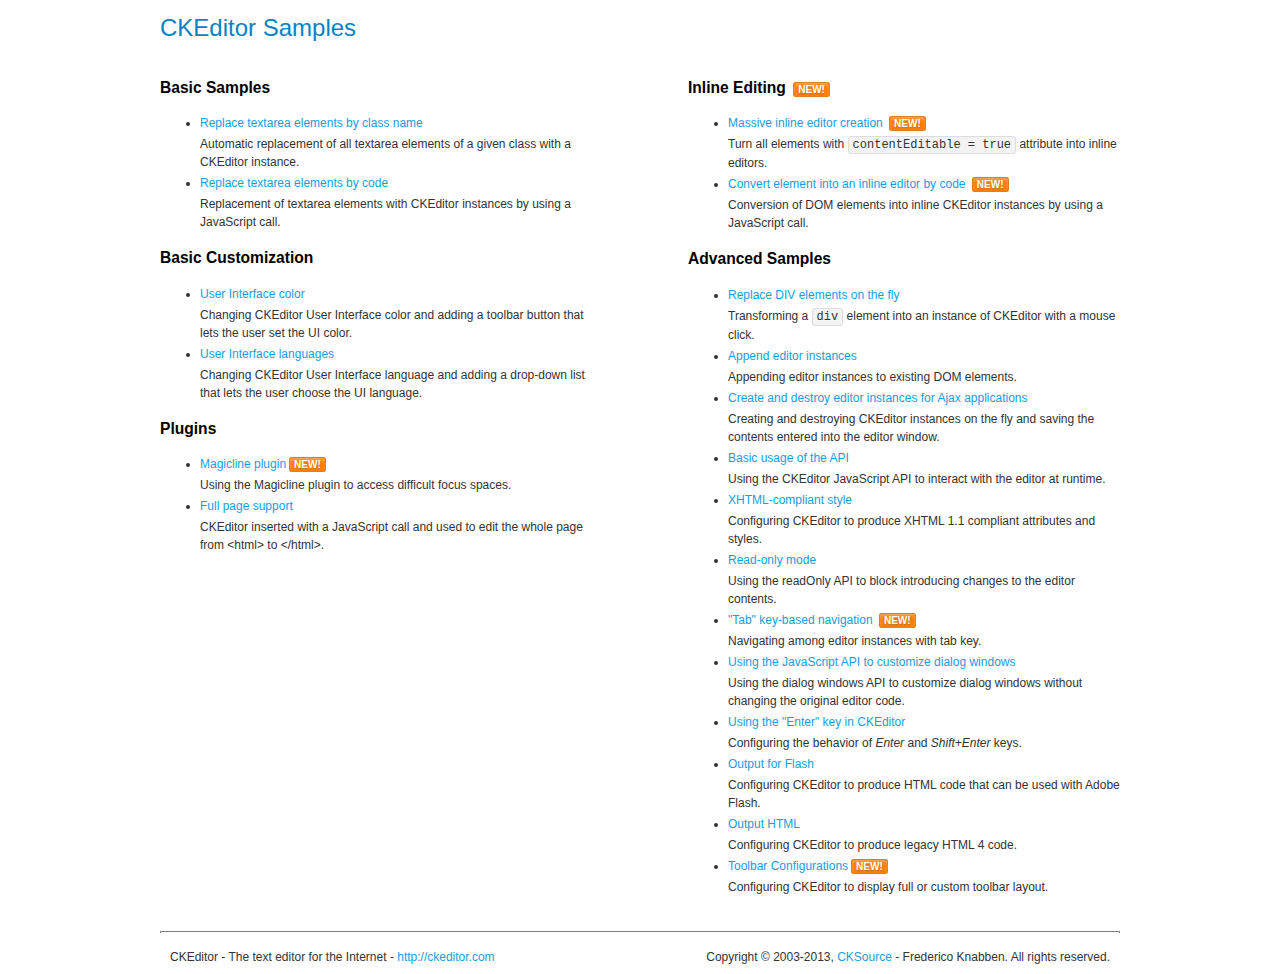
<file: niceadmin/assets/ckeditor/samples/index.html>
<!DOCTYPE html>
<!--
Copyright (c) 2003-2013, CKSource - Frederico Knabben. All rights reserved.
For licensing, see LICENSE.html or http://ckeditor.com/license
-->
<html>
<head>
	<title>CKEditor Samples</title>
	<meta charset="utf-8">
	<link rel="stylesheet" href="sample.css">
</head>
<body>
	<h1 class="samples">
		CKEditor Samples
	</h1>
	<div class="twoColumns">
		<div class="twoColumnsLeft">
			<h2 class="samples">
				Basic Samples
			</h2>
			<dl class="samples">
				<dt><a class="samples" href="replacebyclass.html">Replace textarea elements by class name</a></dt>
				<dd>Automatic replacement of all textarea elements of a given class with a CKEditor instance.</dd>

				<dt><a class="samples" href="replacebycode.html">Replace textarea elements by code</a></dt>
				<dd>Replacement of textarea elements with CKEditor instances by using a JavaScript call.</dd>
			</dl>

			<h2 class="samples">
				Basic Customization
			</h2>
			<dl class="samples">
				<dt><a class="samples" href="uicolor.html">User Interface color</a></dt>
				<dd>Changing CKEditor User Interface color and adding a toolbar button that lets the user set the UI color.</dd>

				<dt><a class="samples" href="uilanguages.html">User Interface languages</a></dt>
				<dd>Changing CKEditor User Interface language and adding a drop-down list that lets the user choose the UI language.</dd>
			</dl>


			<h2 class="samples">Plugins</h2>
<dl class="samples">
<dt><a class="samples" href="plugins/magicline/magicline.html">Magicline plugin</a><span class="new">New!</span></dt>
<dd>Using the Magicline plugin to access difficult focus spaces.</dd>

<dt><a class="samples" href="plugins/wysiwygarea/fullpage.html">Full page support</a></dt>
<dd>CKEditor inserted with a JavaScript call and used to edit the whole page from &lt;html&gt; to &lt;/html&gt;.</dd>
</dl>
		</div>
		<div class="twoColumnsRight">
			<h2 class="samples">
				Inline Editing <span class="new">New!</span>
			</h2>
			<dl class="samples">
				<dt><a class="samples" href="inlineall.html">Massive inline editor creation</a> <span class="new">New!</span></dt>
				<dd>Turn all elements with <code>contentEditable = true</code> attribute into inline editors.</dd>

				<dt><a class="samples" href="inlinebycode.html">Convert element into an inline editor by code</a> <span class="new">New!</span></dt>
				<dd>Conversion of DOM elements into inline CKEditor instances by using a JavaScript call.</dd>

				
			</dl>

			<h2 class="samples">
				Advanced Samples
			</h2>
			<dl class="samples">
				<dt><a class="samples" href="divreplace.html">Replace DIV elements on the fly</a></dt>
				<dd>Transforming a <code>div</code> element into an instance of CKEditor with a mouse click.</dd>

				<dt><a class="samples" href="appendto.html">Append editor instances</a></dt>
				<dd>Appending editor instances to existing DOM elements.</dd>

				<dt><a class="samples" href="ajax.html">Create and destroy editor instances for Ajax applications</a></dt>
				<dd>Creating and destroying CKEditor instances on the fly and saving the contents entered into the editor window.</dd>

				<dt><a class="samples" href="api.html">Basic usage of the API</a></dt>
				<dd>Using the CKEditor JavaScript API to interact with the editor at runtime.</dd>

				<dt><a class="samples" href="xhtmlstyle.html">XHTML-compliant style</a></dt>
				<dd>Configuring CKEditor to produce XHTML 1.1 compliant attributes and styles.</dd>

				<dt><a class="samples" href="readonly.html">Read-only mode</a></dt>
				<dd>Using the readOnly API to block introducing changes to the editor contents.</dd>

				<dt><a class="samples" href="tabindex.html">"Tab" key-based navigation</a> <span class="new">New!</span></dt>
				<dd>Navigating among editor instances with tab key.</dd>


				
<dt><a class="samples" href="plugins/dialog/dialog.html">Using the JavaScript API to customize dialog windows</a></dt>
<dd>Using the dialog windows API to customize dialog windows without changing the original editor code.</dd>

<dt><a class="samples" href="plugins/enterkey/enterkey.html">Using the &quot;Enter&quot; key in CKEditor</a></dt>
<dd>Configuring the behavior of <em>Enter</em> and <em>Shift+Enter</em> keys.</dd>

<dt><a class="samples" href="plugins/htmlwriter/outputforflash.html">Output for Flash</a></dt>
<dd>Configuring CKEditor to produce HTML code that can be used with Adobe Flash.</dd>

<dt><a class="samples" href="plugins/htmlwriter/outputhtml.html">Output HTML</a></dt>
<dd>Configuring CKEditor to produce legacy HTML 4 code.</dd>

<dt><a class="samples" href="plugins/toolbar/toolbar.html">Toolbar Configurations</a><span class="new">New!</span></dt>
<dd>Configuring CKEditor to display full or custom toolbar layout.</dd>

			</dl>
		</div>
	</div>
	<div id="footer">
		<hr>
		<p>
			CKEditor - The text editor for the Internet - <a class="samples" href="http://ckeditor.com/">http://ckeditor.com</a>
		</p>
		<p id="copy">
			Copyright &copy; 2003-2013, <a class="samples" href="http://cksource.com/">CKSource</a> - Frederico Knabben. All rights reserved.
		</p>
	</div>
</body>
</html>
</file>
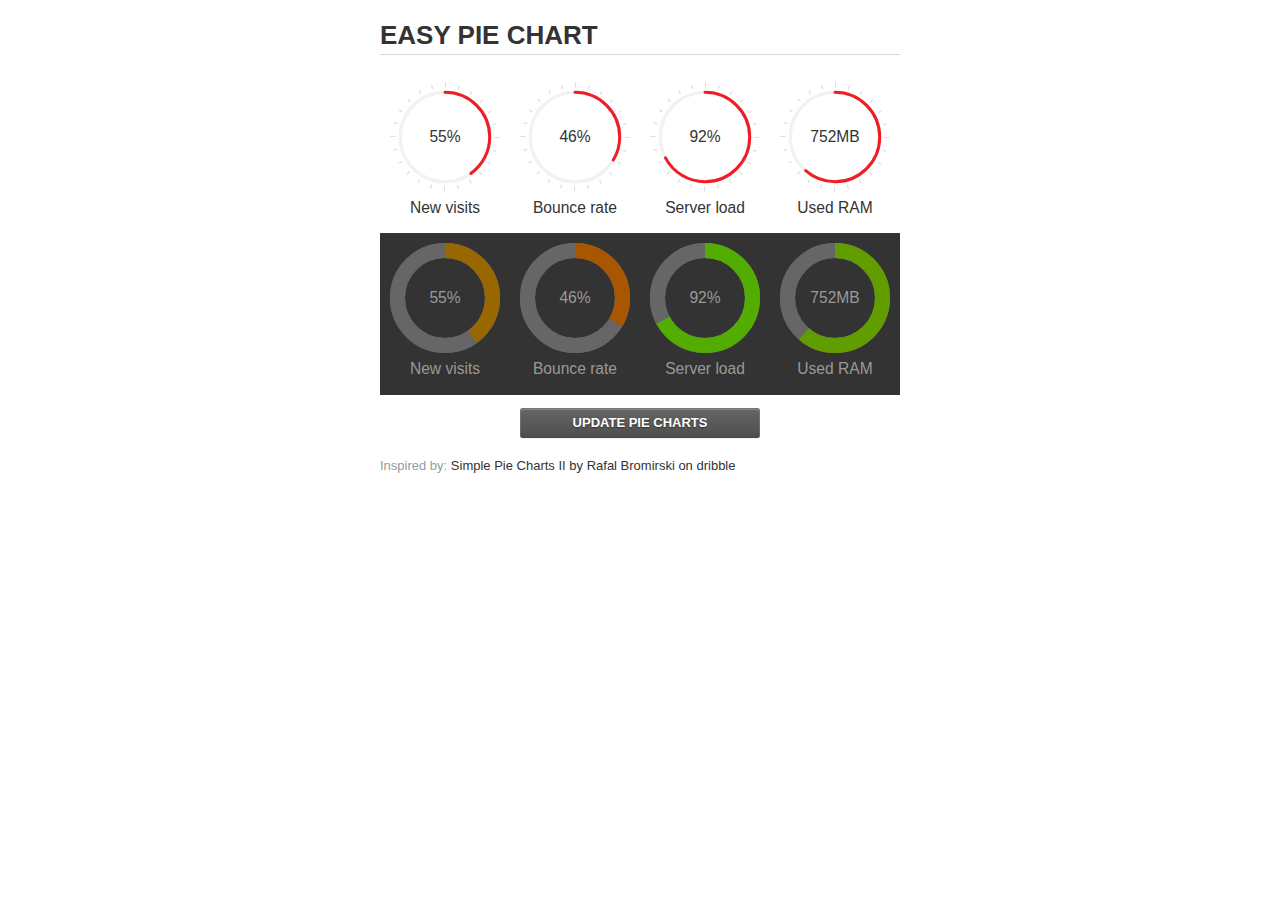
<file: niceadmin/assets/jquery-easy-pie-chart/examples/index.html>
<!doctype html>
<html>
    <head>
        <meta charset="utf-8">
        <title>Easy Pie Chart</title>
        <script type="text/javascript" src="https://ajax.googleapis.com/ajax/libs/jquery/1.7.2/jquery.min.js"></script>
        <script type="text/javascript" src="http://html5shiv.googlecode.com/svn/trunk/html5.js"></script>
        <script type="text/javascript" src="excanvas.js"></script>
        <script type="text/javascript" src="../jquery.easy-pie-chart.js"></script>

        <link rel="stylesheet" type="text/css" href="style.css" media="screen">
        <link rel="stylesheet" type="text/css" href="../jquery.easy-pie-chart.css" media="screen">

        <meta name="viewport" content="width=device-width, initial-scale=1.0">

        <script type="text/javascript">
            var initPieChart = function() {
                $('.percentage').easyPieChart({
                    animate: 1000
                });
                $('.percentage-light').easyPieChart({
                    barColor: function(percent) {
                        percent /= 100;
                        return "rgb(" + Math.round(255 * (1-percent)) + ", " + Math.round(255 * percent) + ", 0)";
                    },
                    trackColor: '#666',
                    scaleColor: false,
                    lineCap: 'butt',
                    lineWidth: 15,
                    animate: 1000
                });

                $('.updateEasyPieChart').on('click', function(e) {
                  e.preventDefault();
                  $('.percentage, .percentage-light').each(function() {
                    var newValue = Math.round(100*Math.random());
                    $(this).data('easyPieChart').update(newValue);
                    $('span', this).text(newValue);
                  });
                });
            };
        </script>
    </head>
    <body onload="initPieChart();">
        <div class="container">
            <h1>EASY PIE CHART</h1>
            <div class="chart">
                <div class="percentage success" data-percent="55"><span>55</span>%</div>
                <div class="label">New visits</div>
            </div>
            <div class="chart">
                <div class="percentage" data-percent="46"><span>46</span>%</div>
                <div class="label">Bounce rate</div>
            </div>
            <div class="chart">
                <div class="percentage" data-percent="92"><span>92</span>%</div>
                <div class="label">Server load</div>
            </div>
            <div class="chart">
                <div class="percentage" data-percent="84"><span>752</span>MB</div>
                <div class="label">Used RAM</div>
            </div>
            <div style="clear:both;"></div>
            <div class="dark">
                <div class="chart">
                    <div id="sparkline_bar" class="percentage-light" data-percent="55"><span>55</span>%</div>
                    <div class="label">New visits</div>
                </div>
                <div class="chart">
                    <div id="sparkline_bar" class="percentage-light" data-percent="46"><span>46</span>%</div>
                    <div class="label">Bounce rate</div>
                </div>
                <div class="chart">
                    <div class="percentage-light" data-percent="92"><span>92</span>%</div>
                    <div class="label">Server load</div>
                </div>
                <div class="chart">
                    <div class="percentage-light" data-percent="84"><span>752</span>MB</div>
                    <div class="label">Used RAM</div>
                </div>
                <div style="clear:both;"></div>
            </div>

            <p><a href="#" class="button updateEasyPieChart">Update pie charts</a></p>

            <p class="credits">Inspired by: <a href="http://drbl.in/ezuc" target="_blank">Simple Pie Charts II by Rafal Bromirski on dribble</a></p>
        </div>
    </body>
</html>
</file>
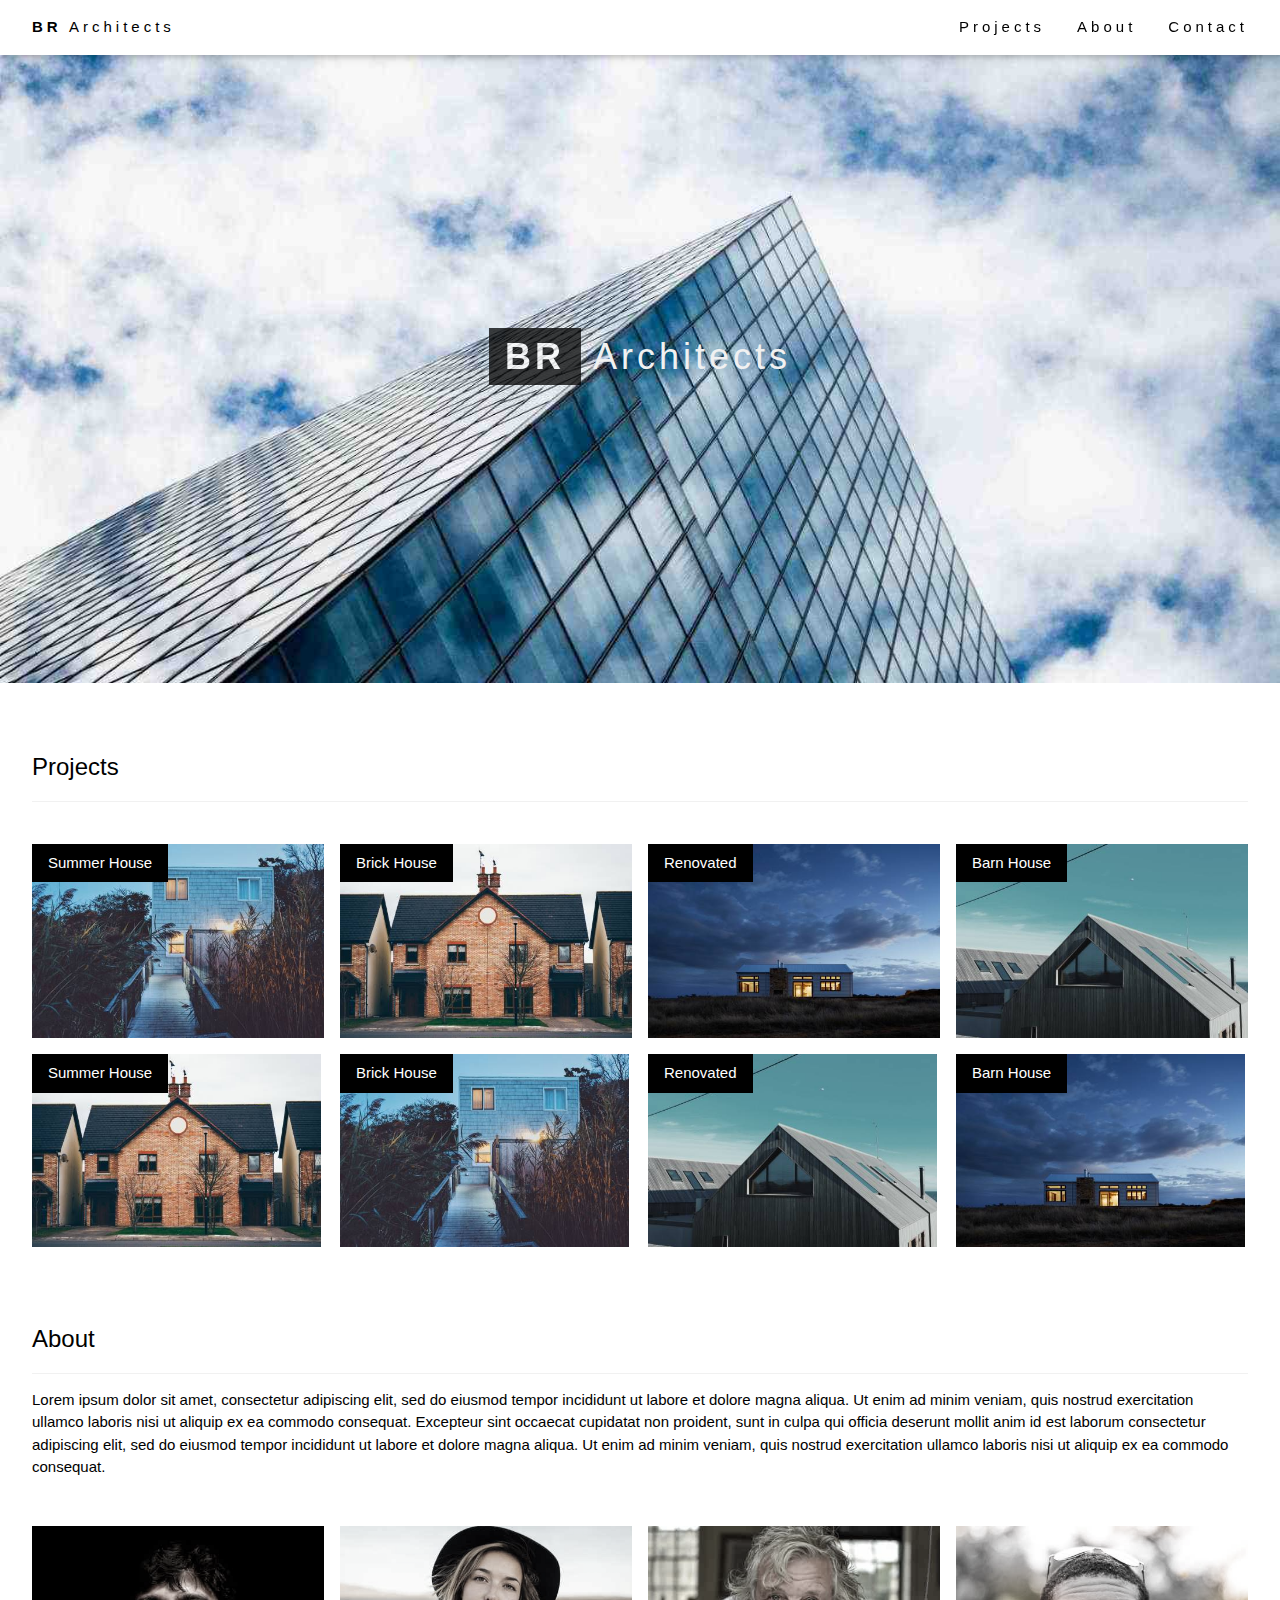
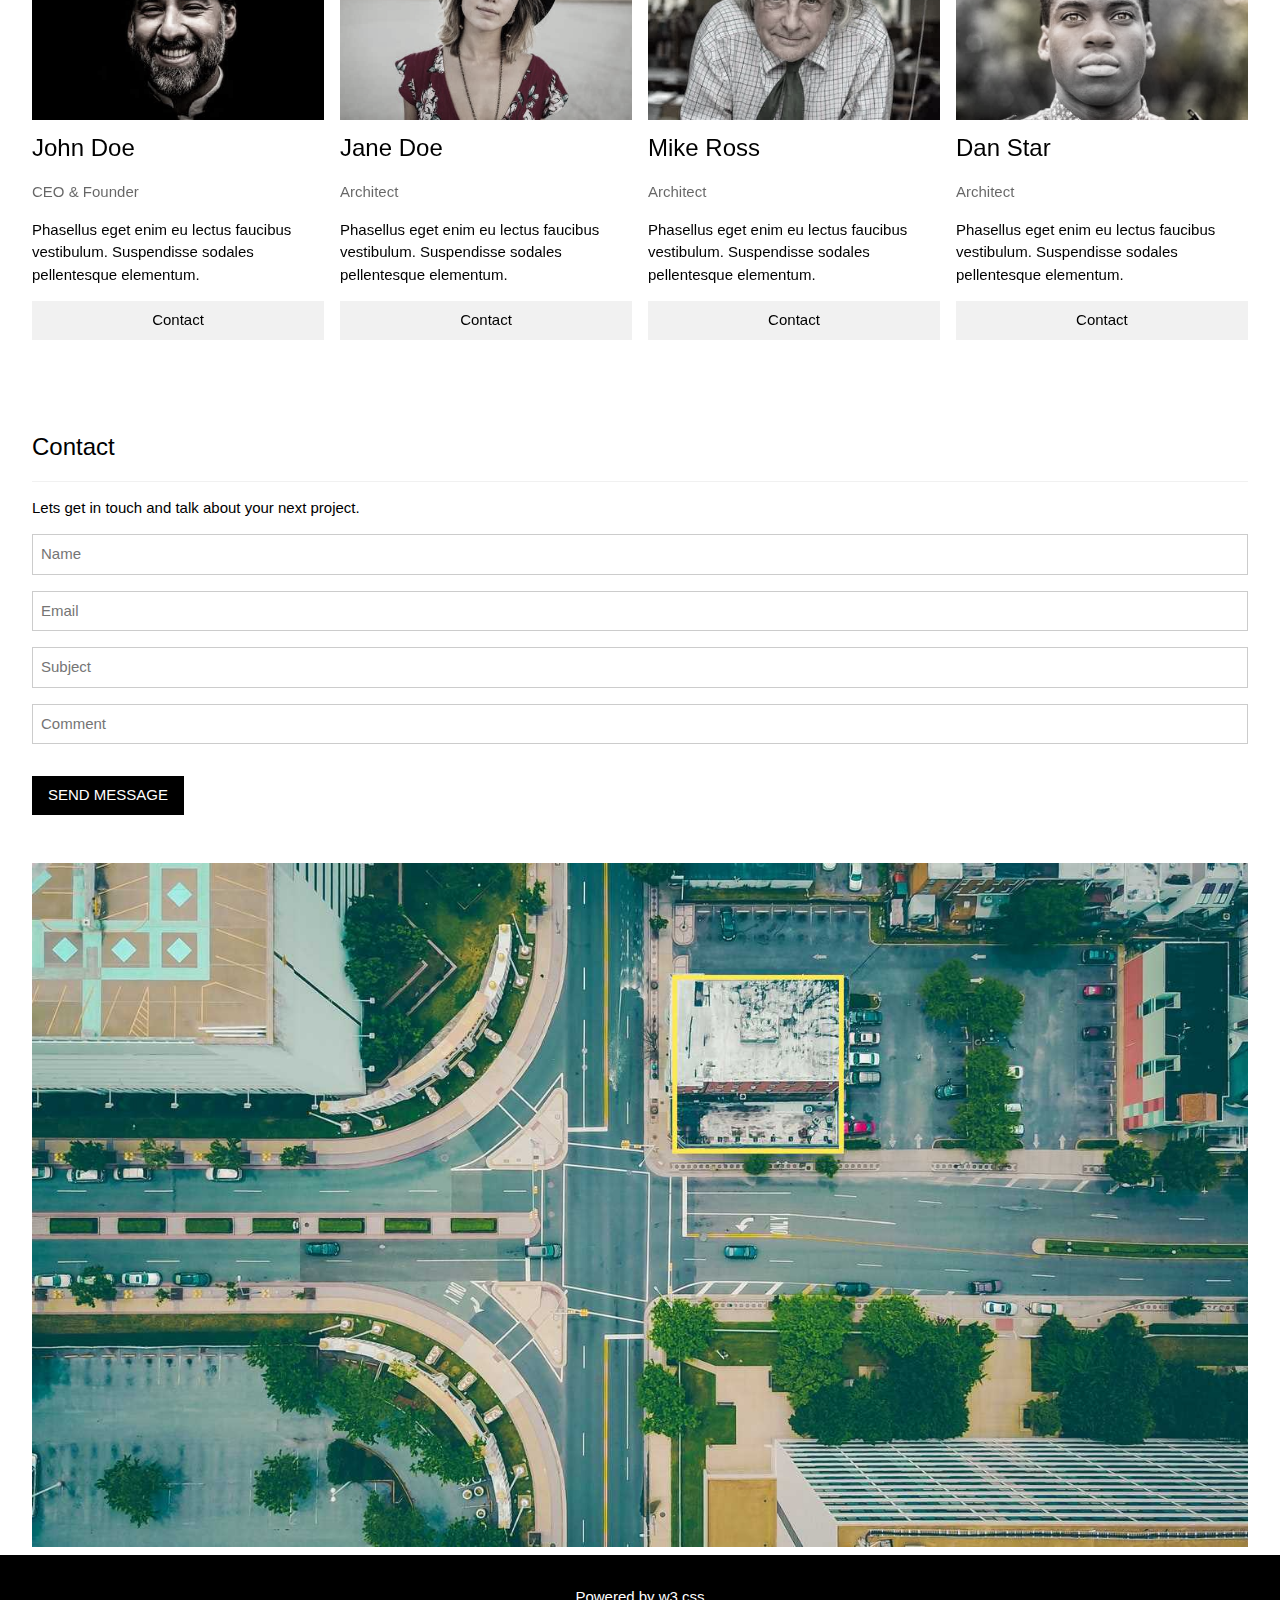
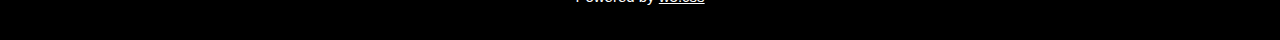
<file: index2.html>
<!DOCTYPE html>
<html><head><meta http-equiv="Content-Type" content="text/html; charset=UTF-8"><title>This is DMG! Template</title>

<meta name="viewport" content="width=device-width, initial-scale=1">
<link rel="stylesheet" href="./assets2/w3.css">
<link rel="stylesheet" href="./assets2/main.css">
</head><body>

<!-- Navbar (sit on top) -->
<div class="w3-top">
  <div class="w3-bar w3-white w3-wide w3-padding w3-card">
    <a href="https://www.w3schools.com/w3css/tryw3css_templates_architect.htm#home" class="w3-bar-item w3-button">
        <b>BR</b> Architects
    </a>
    
  <button class="w3-bar-item w3-button w3-hide-large w3-hover-none w3-hover-text-light-grey " onclick="w3_open();">
      <!--<i class="fa fa-bars"></i> &nbsp;Menu-->
      <a href="#" class="toggle"><i class="fa fa-bars"></i></a>
  </button>
    
      
    <!-- Float links to the right. Hide them on small screens -->
    <div class="w3-right w3-hide-small">
      <a href="https://www.w3schools.com/w3css/tryw3css_templates_architect.htm#projects" class="w3-bar-item w3-button">Projects</a>
      <a href="https://www.w3schools.com/w3css/tryw3css_templates_architect.htm#about" class="w3-bar-item w3-button">About</a>
      <a href="https://www.w3schools.com/w3css/tryw3css_templates_architect.htm#contact" class="w3-bar-item w3-button">Contact</a>
    </div>
  </div>
        
    <!-- Sidebar/menu -->
    <!--div id="sidebar">
    <nav class="w3-sidebar w3-collapse w3-white w3-animate-left" style="z-index:3;width:300px;" id="mySidebar1"><br>
      <div class="w3-container w3-row">
        <div class="w3-col s4">
          <img src="./assets/images/avatar2.png" class="w3-circle w3-margin-right" style="width:46px">
        </div>
        <div class="w3-col s8 w3-bar">
          <span>Welcome, <strong>Mike</strong></span><br>
          <a href="https://www.w3schools.com/w3css/tryw3css_templates_analytics.htm#" class="w3-bar-item w3-button"><i class="fa fa-envelope"></i></a>
          <a href="https://www.w3schools.com/w3css/tryw3css_templates_analytics.htm#" class="w3-bar-item w3-button"><i class="fa fa-user"></i></a>
          <a href="https://www.w3schools.com/w3css/tryw3css_templates_analytics.htm#" class="w3-bar-item w3-button"><i class="fa fa-cog"></i></a>
        </div>
      </div>
      <hr>
      <div class="w3-container">
        <h5>Dashboard</h5>
      </div>
      <div class="w3-bar-block">
        <a href="https://www.w3schools.com/w3css/tryw3css_templates_analytics.htm#" class="w3-bar-item w3-button w3-padding-16 w3-hide-large w3-dark-grey w3-hover-black" onclick="w3_close()" title="close menu"><i class="fa fa-remove fa-fw"></i>&nbsp; Close Menu</a>
        <a href="https://www.w3schools.com/w3css/tryw3css_templates_analytics.htm#" class="w3-bar-item w3-button w3-padding w3-blue"><i class="fa fa-users fa-fw"></i>&nbsp; Overview</a>
        <a href="https://www.w3schools.com/w3css/tryw3css_templates_analytics.htm#" class="w3-bar-item w3-button w3-padding"><i class="fa fa-eye fa-fw"></i>&nbsp; Views</a>
        <a href="https://www.w3schools.com/w3css/tryw3css_templates_analytics.htm#" class="w3-bar-item w3-button w3-padding"><i class="fa fa-users fa-fw"></i>&nbsp; Traffic</a>
        <a href="https://www.w3schools.com/w3css/tryw3css_templates_analytics.htm#" class="w3-bar-item w3-button w3-padding"><i class="fa fa-bullseye fa-fw"></i>&nbsp; Geo</a>
        <a href="https://www.w3schools.com/w3css/tryw3css_templates_analytics.htm#" class="w3-bar-item w3-button w3-padding"><i class="fa fa-diamond fa-fw"></i>&nbsp; Orders</a>
        <a href="https://www.w3schools.com/w3css/tryw3css_templates_analytics.htm#" class="w3-bar-item w3-button w3-padding"><i class="fa fa-bell fa-fw"></i>&nbsp; News</a>
        <a href="https://www.w3schools.com/w3css/tryw3css_templates_analytics.htm#" class="w3-bar-item w3-button w3-padding"><i class="fa fa-bank fa-fw"></i>&nbsp; General</a>
        <a href="https://www.w3schools.com/w3css/tryw3css_templates_analytics.htm#" class="w3-bar-item w3-button w3-padding"><i class="fa fa-history fa-fw"></i>&nbsp; History</a>
        <a href="https://www.w3schools.com/w3css/tryw3css_templates_analytics.htm#" class="w3-bar-item w3-button w3-padding"><i class="fa fa-cog fa-fw"></i>&nbsp; Settings</a><br><br>
      </div>
    </nav>
</div-->

</div>

<!-- Header -->
<header class="w3-display-container w3-content w3-wide" style="max-width:1500px;" id="home">
  <img class="w3-image" src="./assets2/images/architect.jpg" alt="Architecture" width="1500" height="800">
  <div class="w3-display-middle w3-margin-top w3-center">
    <h1 class="w3-xxlarge w3-text-white"><span class="w3-padding w3-black w3-opacity-min"><b>BR</b></span> <span class="w3-hide-small w3-text-light-grey">Architects</span></h1>
  </div>
</header>

<!-- Page content -->
<div class="w3-content w3-padding" style="max-width:1564px">

  <!-- Project Section -->
  <div class="w3-container w3-padding-32" id="projects">
    <h3 class="w3-border-bottom w3-border-light-grey w3-padding-16">Projects</h3>
  </div>

  <div class="w3-row-padding">
    <div class="w3-col l3 m6 w3-margin-bottom">
      <div class="w3-display-container">
        <div class="w3-display-topleft w3-black w3-padding">Summer House</div>
        <img src="./assets2/images/house5.jpg" alt="House" style="width:100%">
      </div>
    </div>
    <div class="w3-col l3 m6 w3-margin-bottom">
      <div class="w3-display-container">
        <div class="w3-display-topleft w3-black w3-padding">Brick House</div>
        <img src="./assets2/images/house2.jpg" alt="House" style="width:100%">
      </div>
    </div>
    <div class="w3-col l3 m6 w3-margin-bottom">
      <div class="w3-display-container">
        <div class="w3-display-topleft w3-black w3-padding">Renovated</div>
        <img src="./assets2/images/house3.jpg" alt="House" style="width:100%">
      </div>
    </div>
    <div class="w3-col l3 m6 w3-margin-bottom">
      <div class="w3-display-container">
        <div class="w3-display-topleft w3-black w3-padding">Barn House</div>
        <img src="./assets2/images/house4.jpg" alt="House" style="width:100%">
      </div>
    </div>
  </div>

  <div class="w3-row-padding">
    <div class="w3-col l3 m6 w3-margin-bottom">
      <div class="w3-display-container">
        <div class="w3-display-topleft w3-black w3-padding">Summer House</div>
        <img src="./assets2/images/house2.jpg" alt="House" style="width:99%">
      </div>
    </div>
    <div class="w3-col l3 m6 w3-margin-bottom">
      <div class="w3-display-container">
        <div class="w3-display-topleft w3-black w3-padding">Brick House</div>
        <img src="./assets2/images/house5.jpg" alt="House" style="width:99%">
      </div>
    </div>
    <div class="w3-col l3 m6 w3-margin-bottom">
      <div class="w3-display-container">
        <div class="w3-display-topleft w3-black w3-padding">Renovated</div>
        <img src="./assets2/images/house4.jpg" alt="House" style="width:99%">
      </div>
    </div>
    <div class="w3-col l3 m6 w3-margin-bottom">
      <div class="w3-display-container">
        <div class="w3-display-topleft w3-black w3-padding">Barn House</div>
        <img src="./assets2/images/house3.jpg" alt="House" style="width:99%">
      </div>
    </div>
  </div>

  <!-- About Section -->
  <div class="w3-container w3-padding-32" id="about">
    <h3 class="w3-border-bottom w3-border-light-grey w3-padding-16">About</h3>
    <p>Lorem ipsum dolor sit amet, consectetur adipiscing elit, sed do eiusmod tempor incididunt ut labore et dolore magna aliqua. Ut enim ad minim veniam, quis nostrud exercitation ullamco laboris nisi ut aliquip ex ea commodo consequat. Excepteur sint
      occaecat cupidatat non proident, sunt in culpa qui officia deserunt mollit anim id est laborum consectetur adipiscing elit, sed do eiusmod tempor incididunt ut labore et dolore magna aliqua. Ut enim ad minim veniam, quis nostrud exercitation ullamco
      laboris nisi ut aliquip ex ea commodo consequat.
    </p>
  </div>

  <div class="w3-row-padding w3-grayscale">
    <div class="w3-col l3 m6 w3-margin-bottom">
      <img src="./assets2/images/team2.jpg" alt="John" style="width:100%">
      <h3>John Doe</h3>
      <p class="w3-opacity">CEO &amp; Founder</p>
      <p>Phasellus eget enim eu lectus faucibus vestibulum. Suspendisse sodales pellentesque elementum.</p>
      <p><button class="w3-button w3-light-grey w3-block">Contact</button></p>
    </div>
    <div class="w3-col l3 m6 w3-margin-bottom">
      <img src="./assets2/images/team1.jpg" alt="Jane" style="width:100%">
      <h3>Jane Doe</h3>
      <p class="w3-opacity">Architect</p>
      <p>Phasellus eget enim eu lectus faucibus vestibulum. Suspendisse sodales pellentesque elementum.</p>
      <p><button class="w3-button w3-light-grey w3-block">Contact</button></p>
    </div>
    <div class="w3-col l3 m6 w3-margin-bottom">
      <img src="./assets2/images/team3.jpg" alt="Mike" style="width:100%">
      <h3>Mike Ross</h3>
      <p class="w3-opacity">Architect</p>
      <p>Phasellus eget enim eu lectus faucibus vestibulum. Suspendisse sodales pellentesque elementum.</p>
      <p><button class="w3-button w3-light-grey w3-block">Contact</button></p>
    </div>
    <div class="w3-col l3 m6 w3-margin-bottom">
      <img src="./assets2/images/team4.jpg" alt="Dan" style="width:100%">
      <h3>Dan Star</h3>
      <p class="w3-opacity">Architect</p>
      <p>Phasellus eget enim eu lectus faucibus vestibulum. Suspendisse sodales pellentesque elementum.</p>
      <p><button class="w3-button w3-light-grey w3-block">Contact</button></p>
    </div>
  </div>

  <!-- Contact Section -->
  <div class="w3-container w3-padding-32" id="contact">
    <h3 class="w3-border-bottom w3-border-light-grey w3-padding-16">Contact</h3>
    <p>Lets get in touch and talk about your next project.</p>
    <form action="https://www.w3schools.com/action_page.php" target="_blank">
      <input class="w3-input w3-border" type="text" placeholder="Name" required="" name="Name">
      <input class="w3-input w3-section w3-border" type="text" placeholder="Email" required="" name="Email">
      <input class="w3-input w3-section w3-border" type="text" placeholder="Subject" required="" name="Subject">
      <input class="w3-input w3-section w3-border" type="text" placeholder="Comment" required="" name="Comment">
      <button class="w3-button w3-black w3-section" type="submit">
        <i class="fa fa-paper-plane"></i> SEND MESSAGE
      </button>
    </form>
  </div>
  
<!-- Image of location/map -->
<div class="w3-container">
  <img src="./assets2/images/map.jpg" class="w3-image" style="width:100%">
</div>

<!-- End page content -->
</div>


<!-- Footer -->
<footer class="w3-center w3-black w3-padding-16">
  <p>Powered by <a href="https://www.w3schools.com/w3css/default.asp" title="W3.CSS" target="_blank" class="w3-hover-text-green">w3.css</a></p>
</footer>


</body></html>
</file>
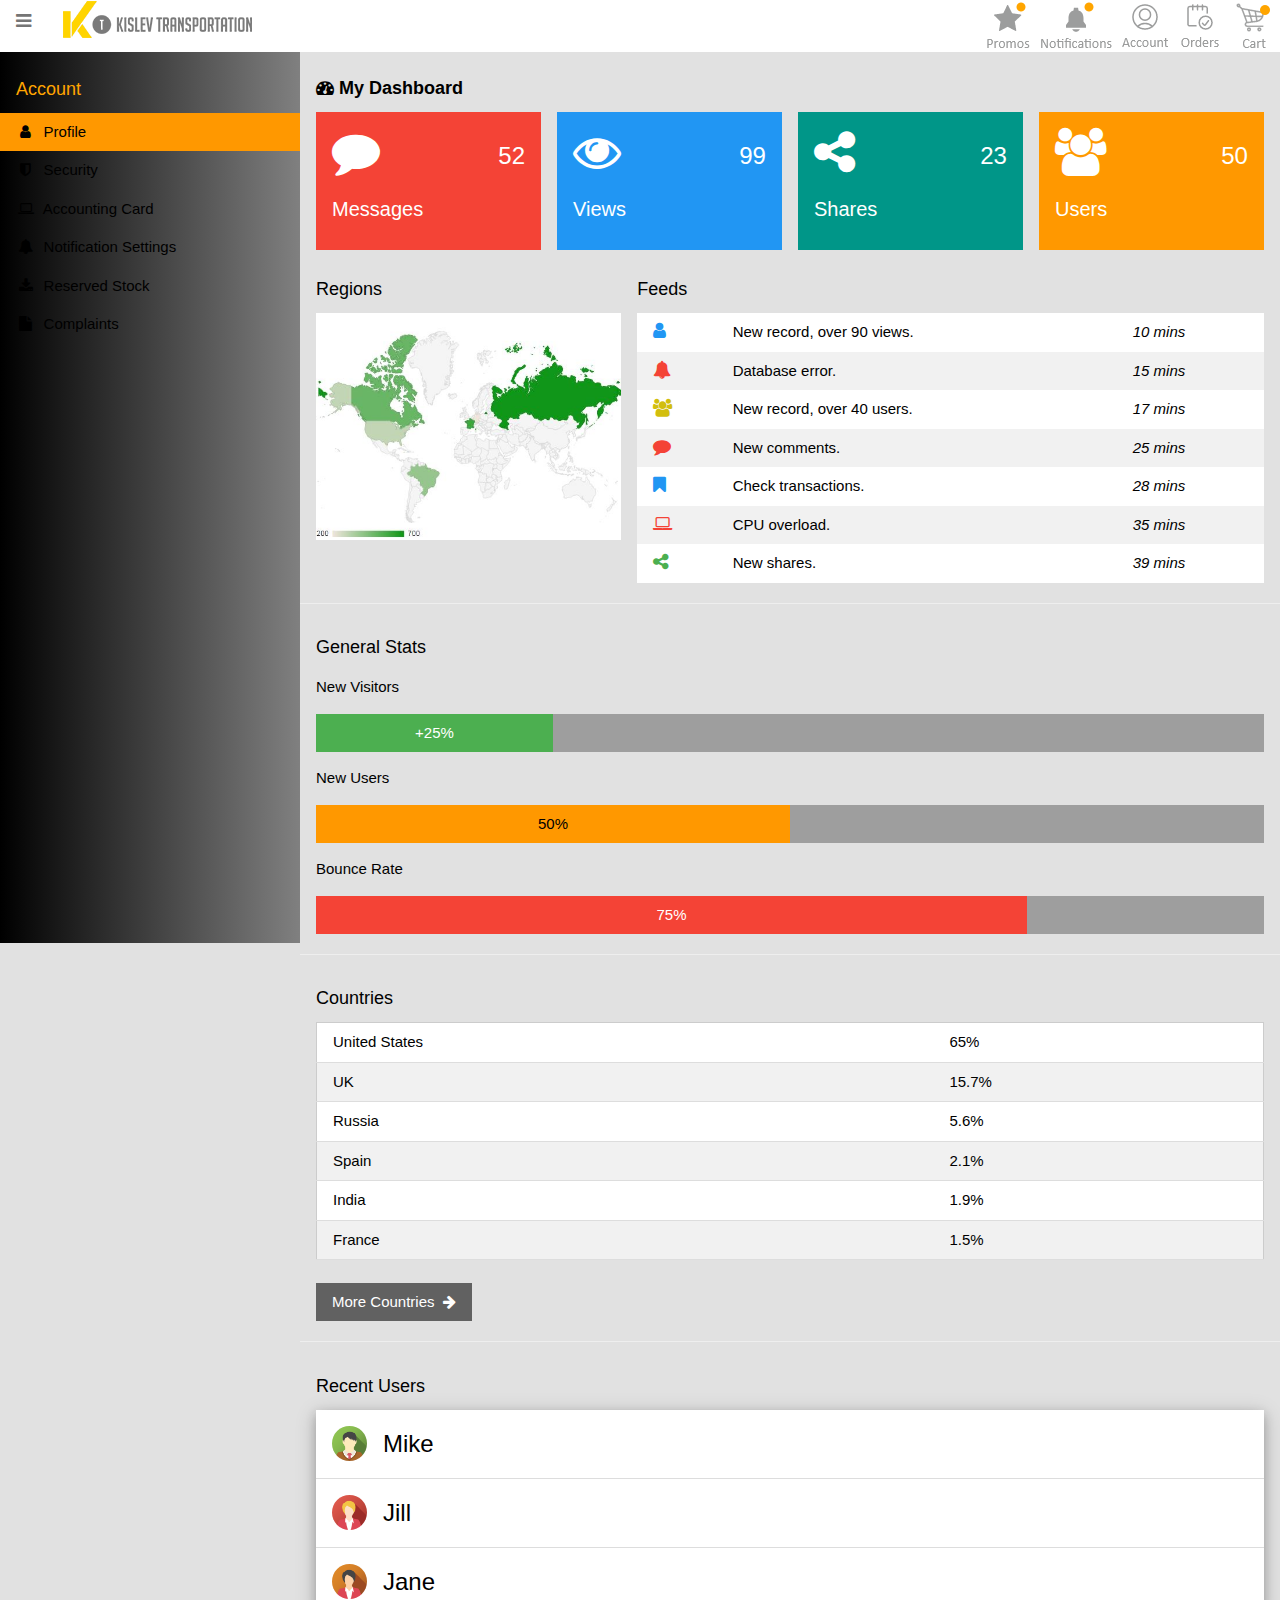
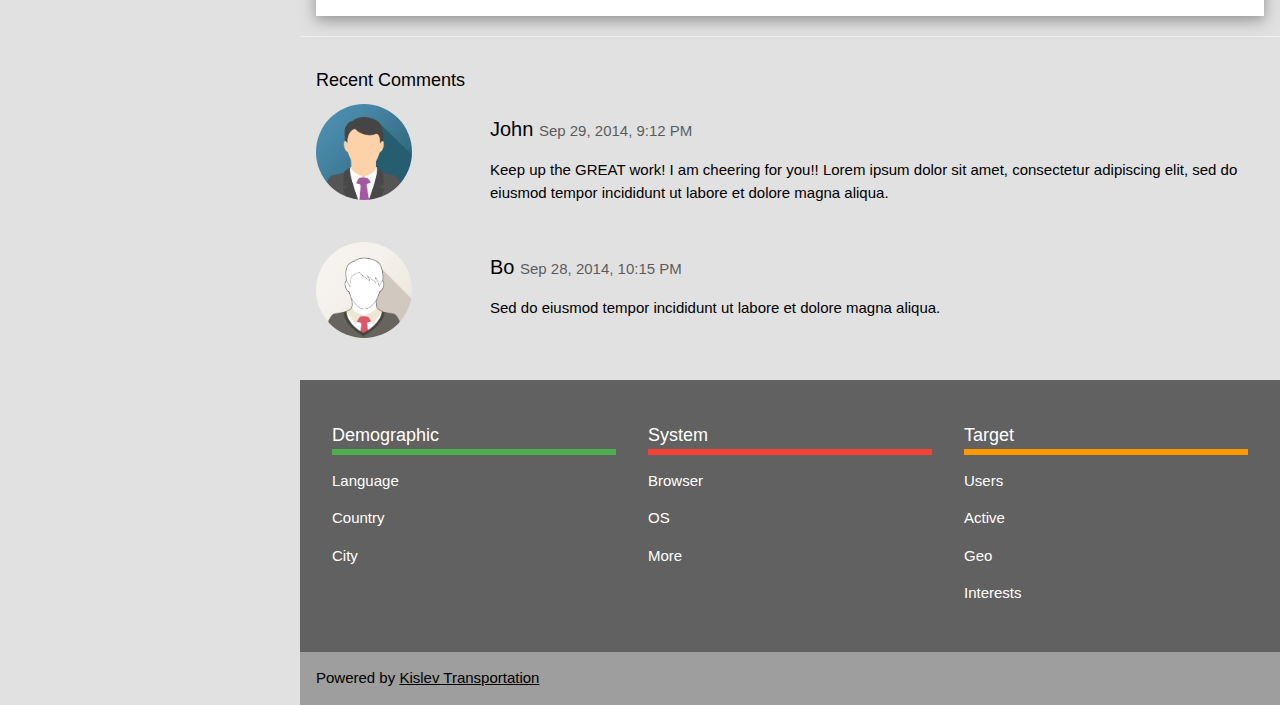
<file: index_2.html>
<!DOCTYPE html>
<html>
<head>
    <meta http-equiv="Content-Type" content="text/html; charset=UTF-8"><title>This is DMG! Template</title>
    <meta name="viewport" content="width=device-width, initial-scale=1">
    <link rel="stylesheet" href="./assets/w3.css">
    <link rel="stylesheet" href="./assets/css">
    <!--<link rel="stylesheet" href="./assets/font-awesome.min.css">-->
    <link rel="stylesheet" href="https://cdnjs.cloudflare.com/ajax/libs/font-awesome/4.7.0/css/font-awesome.min.css">

    <style>
        html,body,h1,h2,h3,h4,h5 {font-family: "Raleway", sans-serif}
    </style>
</head>
<body style="background-color: #e1e1e1;">

<!-- Top container - header -->
<div class="w3-bar w3-top w3-large" style="z-index:10; background-color: #fff;">&nbsp;
    <!-- background-color: #fbfbfb; -->
    <a href="./index.html" style="text-decoration: none; vertical-align: middle;"><image src="./assets/images/logo2.png" /></a>
    <button class="w3-bar-item w3-button w3-hover-none w3-hover-text-gray w3-bar-gray" onclick="w3_open();">
        <i class="fa fa-bars"></i>&nbsp;
    </button>
    
    <span class="w3-right">
        <a href="#" style="text-decoration: none;"><image src="./assets/images/promos.png" /></a>
        <a href="#" style="text-decoration: none;"><image src="./assets/images/notifications.png" /></a>
        <a href="#" style="text-decoration: none;"><image src="./assets/images/account.png" /></a>
        <a href="#" style="text-decoration: none;"><image src="./assets/images/orders.png" /></a>
        <a href="#" style="text-decoration: none;"><image src="./assets/images/cart.png" /></a>
    </span>
</div>

<!-- Sidebar/menu -->
<nav class="w3-sidebar w3-collapse w3-animate-left" 
     style="z-index:3;width:300px;background-image: linear-gradient(to right, black , grey);" 
     id="mySidebar"><br>
  <div class="w3-container" onclick="this.hide;" style="color: orange;">
      <h5>Account</h5>
  </div>
  <div class="w3-bar-block">
    <a href="#" 
       class="w3-bar-item w3-button w3-padding w3-orange"><i class="fa fa-user fa-fw"></i>&nbsp; Profile</a>
    <a href="#" 
       class="w3-bar-item w3-button w3-padding"><i class="fa fa-shield fa-fw"></i>&nbsp; Security</a>
    <a href="#" 
       class="w3-bar-item w3-button w3-padding"><i class="fa fa-laptop fa-fw"></i>&nbsp; Accounting Card</a>
    <a href="#" 
       class="w3-bar-item w3-button w3-padding"><i class="fa fa-bell fa-fw"></i>&nbsp; Notification Settings</a>
    <a href="#" 
       class="w3-bar-item w3-button w3-padding"><i class="fa fa-download fa-fw"></i>&nbsp; Reserved Stock</a>
    <a href="#" 
       class="w3-bar-item w3-button w3-padding"><i class="fa fa-file fa-fw"></i>&nbsp; Complaints</a>
  </div>
</nav>


<!-- Overlay effect when opening sidebar on small screens -->
<div class="w3-overlay w3-hide-large w3-animate-opacity" onclick="w3_close()" style="cursor:pointer" title="close side menu" id="myOverlay"></div>

<!-- !PAGE CONTENT! -->
<div class="w3-main" style="margin-left:300px;margin-top:43px;">

  <!-- Header -->
  <header class="w3-container" style="padding-top:22px">
    <h5><b><i class="fa fa-dashboard"></i> My Dashboard</b></h5>
  </header>

  <div class="w3-row-padding w3-margin-bottom">
    <div class="w3-quarter">
      <div class="w3-container w3-red w3-padding-16">
        <div class="w3-left"><i class="fa fa-comment w3-xxxlarge"></i></div>
        <div class="w3-right">
          <h3>52</h3>
        </div>
        <div class="w3-clear"></div>
        <h4>Messages</h4>
      </div>
    </div>
    <div class="w3-quarter">
      <div class="w3-container w3-blue w3-padding-16">
        <div class="w3-left"><i class="fa fa-eye w3-xxxlarge"></i></div>
        <div class="w3-right">
          <h3>99</h3>
        </div>
        <div class="w3-clear"></div>
        <h4>Views</h4>
      </div>
    </div>
    <div class="w3-quarter">
      <div class="w3-container w3-teal w3-padding-16">
        <div class="w3-left"><i class="fa fa-share-alt w3-xxxlarge"></i></div>
        <div class="w3-right">
          <h3>23</h3>
        </div>
        <div class="w3-clear"></div>
        <h4>Shares</h4>
      </div>
    </div>
    <div class="w3-quarter">
      <div class="w3-container w3-orange w3-text-white w3-padding-16">
        <div class="w3-left"><i class="fa fa-users w3-xxxlarge"></i></div>
        <div class="w3-right">
          <h3>50</h3>
        </div>
        <div class="w3-clear"></div>
        <h4>Users</h4>
      </div>
    </div>
  </div>

  <div class="w3-panel">
    <div class="w3-row-padding" style="margin:0 -16px">
      <div class="w3-third">
        <h5>Regions</h5>
        <img src="./assets/images/region.jpg" style="width:100%" alt="Google Regional Map">
      </div>
      <div class="w3-twothird">
        <h5>Feeds</h5>
        <table class="w3-table w3-striped w3-white">
          <tbody><tr>
            <td><i class="fa fa-user w3-text-blue w3-large"></i></td>
            <td>New record, over 90 views.</td>
            <td><i>10 mins</i></td>
          </tr>
          <tr>
            <td><i class="fa fa-bell w3-text-red w3-large"></i></td>
            <td>Database error.</td>
            <td><i>15 mins</i></td>
          </tr>
          <tr>
            <td><i class="fa fa-users w3-text-yellow w3-large"></i></td>
            <td>New record, over 40 users.</td>
            <td><i>17 mins</i></td>
          </tr>
          <tr>
            <td><i class="fa fa-comment w3-text-red w3-large"></i></td>
            <td>New comments.</td>
            <td><i>25 mins</i></td>
          </tr>
          <tr>
            <td><i class="fa fa-bookmark w3-text-blue w3-large"></i></td>
            <td>Check transactions.</td>
            <td><i>28 mins</i></td>
          </tr>
          <tr>
            <td><i class="fa fa-laptop w3-text-red w3-large"></i></td>
            <td>CPU overload.</td>
            <td><i>35 mins</i></td>
          </tr>
          <tr>
            <td><i class="fa fa-share-alt w3-text-green w3-large"></i></td>
            <td>New shares.</td>
            <td><i>39 mins</i></td>
          </tr>
        </tbody></table>
      </div>
    </div>
  </div>
  <hr>
  <div class="w3-container">
    <h5>General Stats</h5>
    <p>New Visitors</p>
    <div class="w3-grey">
      <div class="w3-container w3-center w3-padding w3-green" style="width:25%">+25%</div>
    </div>

    <p>New Users</p>
    <div class="w3-grey">
      <div class="w3-container w3-center w3-padding w3-orange" style="width:50%">50%</div>
    </div>

    <p>Bounce Rate</p>
    <div class="w3-grey">
      <div class="w3-container w3-center w3-padding w3-red" style="width:75%">75%</div>
    </div>
  </div>
  <hr>

  <div class="w3-container">
    <h5>Countries</h5>
    <table class="w3-table w3-striped w3-bordered w3-border w3-hoverable w3-white">
      <tbody><tr>
        <td>United States</td>
        <td>65%</td>
      </tr>
      <tr>
        <td>UK</td>
        <td>15.7%</td>
      </tr>
      <tr>
        <td>Russia</td>
        <td>5.6%</td>
      </tr>
      <tr>
        <td>Spain</td>
        <td>2.1%</td>
      </tr>
      <tr>
        <td>India</td>
        <td>1.9%</td>
      </tr>
      <tr>
        <td>France</td>
        <td>1.5%</td>
      </tr>
    </tbody></table><br>
    <button class="w3-button w3-dark-grey">More Countries &nbsp;<i class="fa fa-arrow-right"></i></button>
  </div>
  <hr>
  <div class="w3-container">
    <h5>Recent Users</h5>
    <ul class="w3-ul w3-card-4 w3-white">
      <li class="w3-padding-16">
        <img src="./assets/images/avatar2.png" class="w3-left w3-circle w3-margin-right" style="width:35px">
        <span class="w3-xlarge">Mike</span><br>
      </li>
      <li class="w3-padding-16">
        <img src="./assets/images/avatar5.png" class="w3-left w3-circle w3-margin-right" style="width:35px">
        <span class="w3-xlarge">Jill</span><br>
      </li>
      <li class="w3-padding-16">
        <img src="./assets/images/avatar6.png" class="w3-left w3-circle w3-margin-right" style="width:35px">
        <span class="w3-xlarge">Jane</span><br>
      </li>
    </ul>
  </div>
  <hr>

  <div class="w3-container">
    <h5>Recent Comments</h5>
    <div class="w3-row">
      <div class="w3-col m2 text-center">
        <img class="w3-circle" src="./assets/images/avatar3.png" style="width:96px;height:96px">
      </div>
      <div class="w3-col m10 w3-container">
        <h4>John <span class="w3-opacity w3-medium">Sep 29, 2014, 9:12 PM</span></h4>
        <p>Keep up the GREAT work! I am cheering for you!! Lorem ipsum dolor sit amet, consectetur adipiscing elit, sed do eiusmod tempor incididunt ut labore et dolore magna aliqua.</p><br>
      </div>
    </div>

    <div class="w3-row">
      <div class="w3-col m2 text-center">
        <img class="w3-circle" src="./assets/images/avatar1.png" style="width:96px;height:96px">
      </div>
      <div class="w3-col m10 w3-container">
        <h4>Bo <span class="w3-opacity w3-medium">Sep 28, 2014, 10:15 PM</span></h4>
        <p>Sed do eiusmod tempor incididunt ut labore et dolore magna aliqua.</p><br>
      </div>
    </div>
  </div>
  <br>
  <div class="w3-container w3-dark-grey w3-padding-32">
    <div class="w3-row">
      <div class="w3-container w3-third">
        <h5 class="w3-bottombar w3-border-green">Demographic</h5>
        <p>Language</p>
        <p>Country</p>
        <p>City</p>
      </div>
      <div class="w3-container w3-third">
        <h5 class="w3-bottombar w3-border-red">System</h5>
        <p>Browser</p>
        <p>OS</p>
        <p>More</p>
      </div>
      <div class="w3-container w3-third">
        <h5 class="w3-bottombar w3-border-orange">Target</h5>
        <p>Users</p>
        <p>Active</p>
        <p>Geo</p>
        <p>Interests</p>
      </div>
    </div>
  </div>

  <!-- Footer -->
  <footer class="w3-container w3-gray">
    <p>Powered by <a href="#">Kislev Transportation</a></p>
  </footer>

  <!-- End page content -->
</div>

<script>
// Get the Sidebar
var mySidebar = document.getElementById("mySidebar");

// Get the DIV with overlay effect
var overlayBg = document.getElementById("myOverlay");

// Toggle between showing and hiding the sidebar, and add overlay effect
function w3_open() {
    if (mySidebar.style.display === 'block') {
        mySidebar.style.display = 'none';
        overlayBg.style.display = 'none';
    } else {
        mySidebar.style.display = 'block';
        overlayBg.style.display = 'block';
    }
}

// Close the sidebar with the close button
function w3_close() {
    mySidebar.style.display = 'none';
    overlayBg.style.display = 'none';
}
</script>


</body></html>
</file>
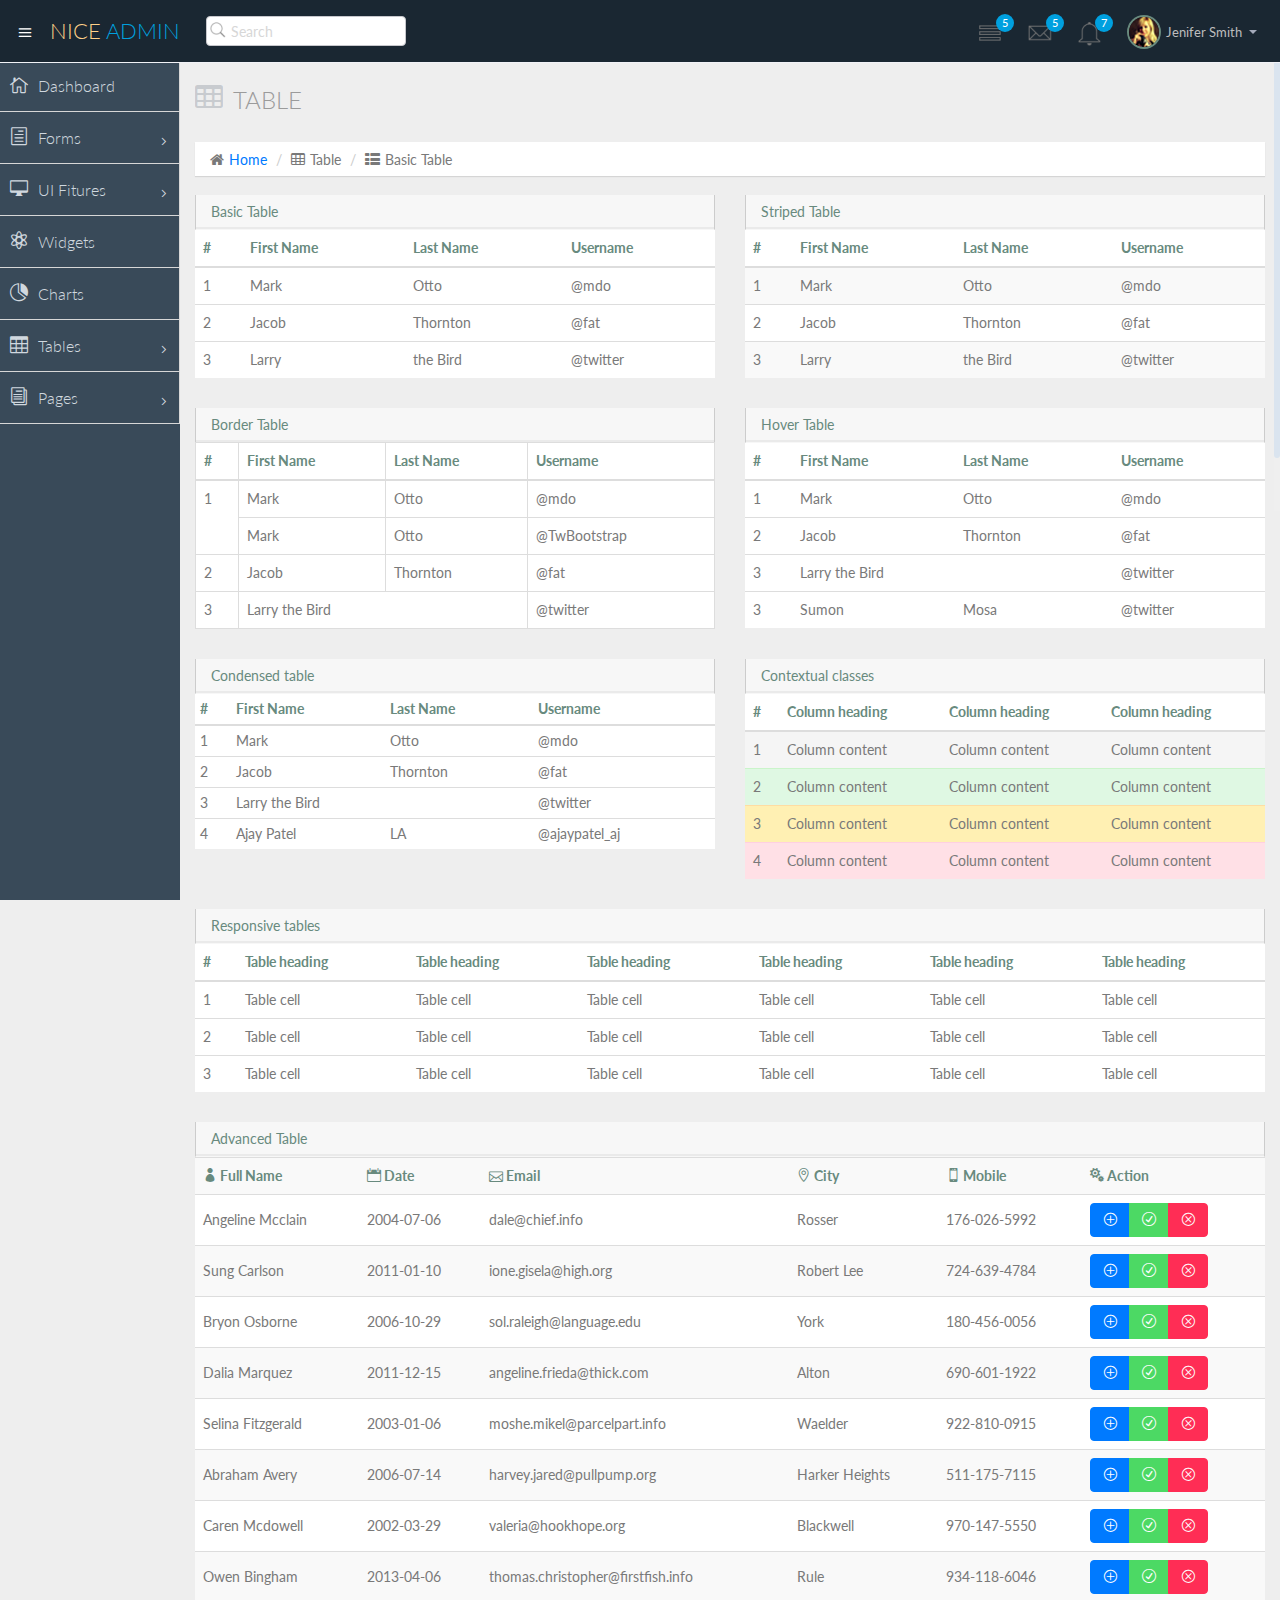
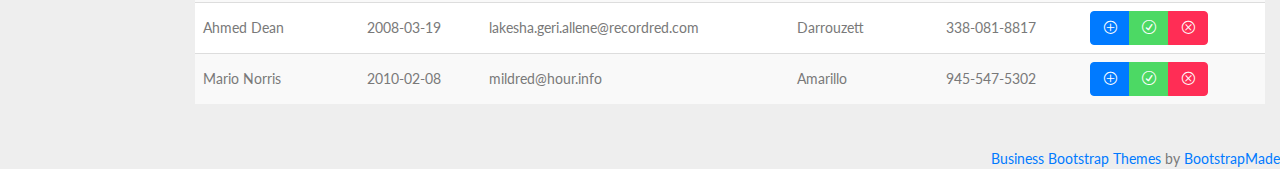
<file: niceadmin/basic_table.html>
<!DOCTYPE html>
<html lang="en">
  <head>
    <meta charset="utf-8">
    <meta name="viewport" content="width=device-width, initial-scale=1.0">
    <meta name="description" content="Creative - Bootstrap 3 Responsive Admin Template">
    <meta name="author" content="GeeksLabs">
    <meta name="keyword" content="Creative, Dashboard, Admin, Template, Theme, Bootstrap, Responsive, Retina, Minimal">
    <link rel="shortcut icon" href="img/favicon.png">

    <title>Basic Table | Creative - Bootstrap 3 Responsive Admin Template</title>

    <!-- Bootstrap CSS -->    
    <link href="css/bootstrap.min.css" rel="stylesheet">
    <!-- bootstrap theme -->
    <link href="css/bootstrap-theme.css" rel="stylesheet">
    <!--external css-->
    <!-- font icon -->
    <link href="css/elegant-icons-style.css" rel="stylesheet" />
    <link href="css/font-awesome.min.css" rel="stylesheet" />
    <!-- Custom styles -->
    <link href="css/style.css" rel="stylesheet">
    <link href="css/style-responsive.css" rel="stylesheet" />

    <!-- HTML5 shim and Respond.js IE8 support of HTML5 -->
    <!--[if lt IE 9]>
      <script src="js/html5shiv.js"></script>
      <script src="js/respond.min.js"></script>
      <script src="js/lte-ie7.js"></script>
    <![endif]-->
  </head>

  <body>
  <!-- container section start -->
  <section id="container" class="">
      <!--header start-->
      <header class="header dark-bg">
            <div class="toggle-nav">
                <div class="icon-reorder tooltips" data-original-title="Toggle Navigation" data-placement="bottom"><i class="icon_menu"></i></div>
            </div>

            <!--logo start-->
            <a href="index.html" class="logo">Nice <span class="lite">Admin</span></a>
            <!--logo end-->

            <div class="nav search-row" id="top_menu">
                <!--  search form start -->
                <ul class="nav top-menu">                    
                    <li>
                        <form class="navbar-form">
                            <input class="form-control" placeholder="Search" type="text">
                        </form>
                    </li>                    
                </ul>
                <!--  search form end -->                
            </div>

            <div class="top-nav notification-row">                
                <!-- notificatoin dropdown start-->
                <ul class="nav pull-right top-menu">
                    
                    <!-- task notificatoin start -->
                    <li id="task_notificatoin_bar" class="dropdown">
                        <a data-toggle="dropdown" class="dropdown-toggle" href="#">
                            <i class="icon-task-l"></i>
                            <span class="badge bg-important">5</span>
                        </a>
                        <ul class="dropdown-menu extended tasks-bar">
                            <div class="notify-arrow notify-arrow-blue"></div>
                            <li>
                                <p class="blue">You have 5 pending tasks</p>
                            </li>
                            <li>
                                <a href="#">
                                    <div class="task-info">
                                        <div class="desc">Design PSD </div>
                                        <div class="percent">90%</div>
                                    </div>
                                    <div class="progress progress-striped">
                                        <div class="progress-bar progress-bar-success" role="progressbar" aria-valuenow="90" aria-valuemin="0" aria-valuemax="100" style="width: 90%">
                                            <span class="sr-only">90% Complete (success)</span>
                                        </div>
                                    </div>
                                </a>
                            </li>
                            <li>
                                <a href="#">
                                    <div class="task-info">
                                        <div class="desc">
                                            Project 1
                                        </div>
                                        <div class="percent">30%</div>
                                    </div>
                                    <div class="progress progress-striped">
                                        <div class="progress-bar progress-bar-warning" role="progressbar" aria-valuenow="30" aria-valuemin="0" aria-valuemax="100" style="width: 30%">
                                            <span class="sr-only">30% Complete (warning)</span>
                                        </div>
                                    </div>
                                </a>
                            </li>
                            <li>
                                <a href="#">
                                    <div class="task-info">
                                        <div class="desc">Digital Marketing</div>
                                        <div class="percent">80%</div>
                                    </div>
                                    <div class="progress progress-striped">
                                        <div class="progress-bar progress-bar-info" role="progressbar" aria-valuenow="80" aria-valuemin="0" aria-valuemax="100" style="width: 80%">
                                            <span class="sr-only">80% Complete</span>
                                        </div>
                                    </div>
                                </a>
                            </li>
                            <li>
                                <a href="#">
                                    <div class="task-info">
                                        <div class="desc">Logo Designing</div>
                                        <div class="percent">78%</div>
                                    </div>
                                    <div class="progress progress-striped">
                                        <div class="progress-bar progress-bar-danger" role="progressbar" aria-valuenow="78" aria-valuemin="0" aria-valuemax="100" style="width: 78%">
                                            <span class="sr-only">78% Complete (danger)</span>
                                        </div>
                                    </div>
                                </a>
                            </li>
                            <li>
                                <a href="#">
                                    <div class="task-info">
                                        <div class="desc">Mobile App</div>
                                        <div class="percent">50%</div>
                                    </div>
                                    <div class="progress progress-striped active">
                                        <div class="progress-bar"  role="progressbar" aria-valuenow="50" aria-valuemin="0" aria-valuemax="100" style="width: 50%">
                                            <span class="sr-only">50% Complete</span>
                                        </div>
                                    </div>

                                </a>
                            </li>
                            <li class="external">
                                <a href="#">See All Tasks</a>
                            </li>
                        </ul>
                    </li>
                    <!-- task notificatoin end -->
                    <!-- inbox notificatoin start-->
                    <li id="mail_notificatoin_bar" class="dropdown">
                        <a data-toggle="dropdown" class="dropdown-toggle" href="#">
                            <i class="icon-envelope-l"></i>
                            <span class="badge bg-important">5</span>
                        </a>
                        <ul class="dropdown-menu extended inbox">
                            <div class="notify-arrow notify-arrow-blue"></div>
                            <li>
                                <p class="blue">You have 5 new messages</p>
                            </li>
                            <li>
                                <a href="#">
                                    <span class="photo"><img alt="avatar" src="./img/avatar-mini.jpg"></span>
                                    <span class="subject">
                                    <span class="from">Greg  Martin</span>
                                    <span class="time">1 min</span>
                                    </span>
                                    <span class="message">
                                        I really like this admin panel.
                                    </span>
                                </a>
                            </li>
                            <li>
                                <a href="#">
                                    <span class="photo"><img alt="avatar" src="./img/avatar-mini2.jpg"></span>
                                    <span class="subject">
                                    <span class="from">Bob   Mckenzie</span>
                                    <span class="time">5 mins</span>
                                    </span>
                                    <span class="message">
                                     Hi, What is next project plan?
                                    </span>
                                </a>
                            </li>
                            <li>
                                <a href="#">
                                    <span class="photo"><img alt="avatar" src="./img/avatar-mini3.jpg"></span>
                                    <span class="subject">
                                    <span class="from">Phillip   Park</span>
                                    <span class="time">2 hrs</span>
                                    </span>
                                    <span class="message">
                                        I am like to buy this Admin Template.
                                    </span>
                                </a>
                            </li>
                            <li>
                                <a href="#">
                                    <span class="photo"><img alt="avatar" src="./img/avatar-mini4.jpg"></span>
                                    <span class="subject">
                                    <span class="from">Ray   Munoz</span>
                                    <span class="time">1 day</span>
                                    </span>
                                    <span class="message">
                                        Icon fonts are great.
                                    </span>
                                </a>
                            </li>
                            <li>
                                <a href="#">See all messages</a>
                            </li>
                        </ul>
                    </li>
                    <!-- inbox notificatoin end -->
                    <!-- alert notification start-->
                    <li id="alert_notificatoin_bar" class="dropdown">
                        <a data-toggle="dropdown" class="dropdown-toggle" href="#">

                            <i class="icon-bell-l"></i>
                            <span class="badge bg-important">7</span>
                        </a>
                        <ul class="dropdown-menu extended notification">
                            <div class="notify-arrow notify-arrow-blue"></div>
                            <li>
                                <p class="blue">You have 4 new notifications</p>
                            </li>
                            <li>
                                <a href="#">
                                    <span class="label label-primary"><i class="icon_profile"></i></span> 
                                    Friend Request
                                    <span class="small italic pull-right">5 mins</span>
                                </a>
                            </li>
                            <li>
                                <a href="#">
                                    <span class="label label-warning"><i class="icon_pin"></i></span>  
                                    John location.
                                    <span class="small italic pull-right">50 mins</span>
                                </a>
                            </li>
                            <li>
                                <a href="#">
                                    <span class="label label-danger"><i class="icon_book_alt"></i></span> 
                                    Project 3 Completed.
                                    <span class="small italic pull-right">1 hr</span>
                                </a>
                            </li>
                            <li>
                                <a href="#">
                                    <span class="label label-success"><i class="icon_like"></i></span> 
                                    Mick appreciated your work.
                                    <span class="small italic pull-right"> Today</span>
                                </a>
                            </li>                            
                            <li>
                                <a href="#">See all notifications</a>
                            </li>
                        </ul>
                    </li>
                    <!-- alert notification end-->
                    <!-- user login dropdown start-->
                    <li class="dropdown">
                        <a data-toggle="dropdown" class="dropdown-toggle" href="#">
                            <span class="profile-ava">
                                <img alt="" src="img/avatar1_small.jpg">
                            </span>
                            <span class="username">Jenifer Smith</span>
                            <b class="caret"></b>
                        </a>
                        <ul class="dropdown-menu extended logout">
                            <div class="log-arrow-up"></div>
                            <li class="eborder-top">
                                <a href="#"><i class="icon_profile"></i> My Profile</a>
                            </li>
                            <li>
                                <a href="#"><i class="icon_mail_alt"></i> My Inbox</a>
                            </li>
                            <li>
                                <a href="#"><i class="icon_clock_alt"></i> Timeline</a>
                            </li>
                            <li>
                                <a href="#"><i class="icon_chat_alt"></i> Chats</a>
                            </li>
                            <li>
                                <a href="login.html"><i class="icon_key_alt"></i> Log Out</a>
                            </li>
                            <li>
                                <a href="documentation.html"><i class="icon_key_alt"></i> Documentation</a>
                            </li>
                            <li>
                                <a href="documentation.html"><i class="icon_key_alt"></i> Documentation</a>
                            </li>
                        </ul>
                    </li>
                    <!-- user login dropdown end -->
                </ul>
                <!-- notificatoin dropdown end-->
            </div>
      </header>      
      <!--header end-->

      <!--sidebar start-->
      <aside>
          <div id="sidebar"  class="nav-collapse ">
              <!-- sidebar menu start-->
              <ul class="sidebar-menu">                
                  <li class="">
                      <a class="" href="index.html">
                          <i class="icon_house_alt"></i>
                          <span>Dashboard</span>
                      </a>
                  </li>
				  <li class="sub-menu">
                      <a href="javascript:;" class="">
                          <i class="icon_document_alt"></i>
                          <span>Forms</span>
                          <span class="menu-arrow arrow_carrot-right"></span>
                      </a>
                      <ul class="sub">
                          <li><a class="" href="form_component.html">Form Elements</a></li>                          
                          <li><a class="" href="form_validation.html">Form Validation</a></li>
                      </ul>
                  </li>       
                  <li class="sub-menu">
                      <a href="javascript:;" class="">
                          <i class="icon_desktop"></i>
                          <span>UI Fitures</span>
                          <span class="menu-arrow arrow_carrot-right"></span>
                      </a>
                      <ul class="sub">
                          <li><a class="" href="general.html">Components</a></li>
                          <li><a class="" href="buttons.html">Buttons</a></li>
                          <li><a class="" href="grids.html">Grids</a></li>
                      </ul>
                  </li>
                  <li>
                      <a class="" href="widgets.html">
                          <i class="icon_genius"></i>
                          <span>Widgets</span>
                      </a>
                  </li>
                  <li>                     
                      <a class="" href="chart-chartjs.html">
                          <i class="icon_piechart"></i>
                          <span>Charts</span>
                          
                      </a>
                                         
                  </li>
                             
                  <li class="sub-menu">
                      <a href="javascript:;" class="">
                          <i class="icon_table"></i>
                          <span>Tables</span>
                          <span class="menu-arrow arrow_carrot-right"></span>
                      </a>
                      <ul class="sub">
                          <li><a class="active" href="basic_table.html">Basic Table</a></li>
                      </ul>
                  </li>
                  
                  <li class="sub-menu">
                      <a href="javascript:;" class="">
                          <i class="icon_documents_alt"></i>
                          <span>Pages</span>
                          <span class="menu-arrow arrow_carrot-right"></span>
                      </a>
                      <ul class="sub">                          
                          <li><a class="" href="profile.html">Profile</a></li>
                          <li><a class="" href="login.html"><span>Login Page</span></a></li>
                          <li><a class="" href="blank.html">Blank Page</a></li>
                          <li><a class="" href="404.html">404 Error</a></li>
                      </ul>
                  </li>
                  
              </ul>
              <!-- sidebar menu end-->
          </div>
      </aside>

      <!--main content start-->
      <section id="main-content">
          <section class="wrapper">
		  <div class="row">
				<div class="col-lg-12">
					<h3 class="page-header"><i class="fa fa-table"></i> Table</h3>
					<ol class="breadcrumb">
						<li><i class="fa fa-home"></i><a href="index.html">Home</a></li>
						<li><i class="fa fa-table"></i>Table</li>
						<li><i class="fa fa-th-list"></i>Basic Table</li>
					</ol>
				</div>
			</div>
              <!-- page start-->
              <div class="row">
                  <div class="col-sm-6">
                      <section class="panel">
                          <header class="panel-heading">
                              Basic Table
                          </header>
                          <table class="table">
                              <thead>
                              <tr>
                                  <th>#</th>
                                  <th>First Name</th>
                                  <th>Last Name</th>
                                  <th>Username</th>
                              </tr>
                              </thead>
                              <tbody>
                              <tr>
                                  <td>1</td>
                                  <td>Mark</td>
                                  <td>Otto</td>
                                  <td>@mdo</td>
                              </tr>
                              <tr>
                                  <td>2</td>
                                  <td>Jacob</td>
                                  <td>Thornton</td>
                                  <td>@fat</td>
                              </tr>
                              <tr>
                                  <td>3</td>
                                  <td>Larry</td>
                                  <td>the Bird</td>
                                  <td>@twitter</td>
                              </tr>
                              </tbody>
                          </table>
                      </section>
                  </div>
                  <div class="col-sm-6">
                      <section class="panel">
                          <header class="panel-heading">
                              Striped Table
                          </header>
                          <table class="table table-striped">
                              <thead>
                              <tr>
                                  <th>#</th>
                                  <th>First Name</th>
                                  <th>Last Name</th>
                                  <th>Username</th>
                              </tr>
                              </thead>
                              <tbody>
                              <tr>
                                  <td>1</td>
                                  <td>Mark</td>
                                  <td>Otto</td>
                                  <td>@mdo</td>
                              </tr>
                              <tr>
                                  <td>2</td>
                                  <td>Jacob</td>
                                  <td>Thornton</td>
                                  <td>@fat</td>
                              </tr>
                              <tr>
                                  <td>3</td>
                                  <td>Larry</td>
                                  <td>the Bird</td>
                                  <td>@twitter</td>
                              </tr>
                              </tbody>
                          </table>
                      </section>
                  </div>
              </div>
              <div class="row">
                  <div class="col-sm-6">
                      <section class="panel">
                          <header class="panel-heading no-border">
                              Border Table
                          </header>
                          <table class="table table-bordered">
                              <thead>
                              <tr>
                                  <th>#</th>
                                  <th>First Name</th>
                                  <th>Last Name</th>
                                  <th>Username</th>
                              </tr>
                              </thead>
                              <tbody>
                              <tr>
                                  <td rowspan="2">1</td>
                                  <td>Mark</td>
                                  <td>Otto</td>
                                  <td>@mdo</td>
                              </tr>
                              <tr>
                                  <td>Mark</td>
                                  <td>Otto</td>
                                  <td>@TwBootstrap</td>
                              </tr>
                              <tr>
                                  <td>2</td>
                                  <td>Jacob</td>
                                  <td>Thornton</td>
                                  <td>@fat</td>
                              </tr>
                              <tr>
                                  <td>3</td>
                                  <td colspan="2">Larry the Bird</td>
                                  <td>@twitter</td>
                              </tr>
                              </tbody>
                          </table>
                      </section>
                  </div>
                  <div class="col-sm-6">
                      <section class="panel">
                          <header class="panel-heading">
                              Hover Table
                          </header>
                          <table class="table table-hover">
                              <thead>
                              <tr>
                                  <th>#</th>
                                  <th>First Name</th>
                                  <th>Last Name</th>
                                  <th>Username</th>
                              </tr>
                              </thead>
                              <tbody>
                              <tr>
                                  <td>1</td>
                                  <td>Mark</td>
                                  <td>Otto</td>
                                  <td>@mdo</td>
                              </tr>
                              <tr>
                                  <td>2</td>
                                  <td>Jacob</td>
                                  <td>Thornton</td>
                                  <td>@fat</td>
                              </tr>
                              <tr>
                                  <td>3</td>
                                  <td colspan="2">Larry the Bird</td>
                                  <td>@twitter</td>
                              </tr>
                              <tr>
                                  <td>3</td>
                                  <td>Sumon</td>
                                  <td>Mosa</td>
                                  <td>@twitter</td>
                              </tr>
                              </tbody>
                          </table>
                      </section>
                  </div>
              </div>
              <div class="row">
                <div class="col-sm-6">
                      <section class="panel">
                          <header class="panel-heading">
                              Condensed table
                          </header>
                          <table class="table table-condensed">
                            <thead>
                              <tr>
                                <th>#</th>
                                <th>First Name</th>
                                <th>Last Name</th>
                                <th>Username</th>
                              </tr>
                            </thead>
                            <tbody>
                              <tr>
                                <td>1</td>
                                <td>Mark</td>
                                <td>Otto</td>
                                <td>@mdo</td>
                              </tr>
                              <tr>
                                <td>2</td>
                                <td>Jacob</td>
                                <td>Thornton</td>
                                <td>@fat</td>
                              </tr>
                              <tr>
                                <td>3</td>
                                <td colspan="2">Larry the Bird</td>
                                <td>@twitter</td>
                              </tr>
                              <tr>
                                <td>4</td>
                                <td>Ajay Patel</td>
                                <td>LA</td>
                                <td>@ajaypatel_aj</td>
                              </tr>
                            </tbody>
                          </table>
                      </section>
                  </div>
                  <div class="col-sm-6">
                      <section class="panel">
                          <header class="panel-heading">
                              Contextual classes
                          </header>
                          <table class="table">
                            <thead>
                              <tr>
                                <th>#</th>
                                <th>Column heading</th>
                                <th>Column heading</th>
                                <th>Column heading</th>
                              </tr>
                            </thead>
                            <tbody>
                              <tr class="active">
                                <td>1</td>
                                <td>Column content</td>
                                <td>Column content</td>
                                <td>Column content</td>
                              </tr>                              
                              <tr class="success">
                                <td>2</td>
                                <td>Column content</td>
                                <td>Column content</td>
                                <td>Column content</td>
                              </tr>                              
                              <tr class="warning">
                                <td>3</td>
                                <td>Column content</td>
                                <td>Column content</td>
                                <td>Column content</td>
                              </tr>                              
                              <tr class="danger">
                                <td>4</td>
                                <td>Column content</td>
                                <td>Column content</td>
                                <td>Column content</td>
                              </tr>
                            </tbody>
                          </table>
                      </section>
                  </div>
              </div>
              <div class="row">
                  <div class="col-lg-12">
                      <section class="panel">
                          <header class="panel-heading">
                              Responsive tables
                          </header>
                          <div class="table-responsive">
                            <table class="table">
                              <thead>
                                <tr>
                                  <th>#</th>
                                  <th>Table heading</th>
                                  <th>Table heading</th>
                                  <th>Table heading</th>
                                  <th>Table heading</th>
                                  <th>Table heading</th>
                                  <th>Table heading</th>
                                </tr>
                              </thead>
                              <tbody>
                                <tr>
                                  <td>1</td>
                                  <td>Table cell</td>
                                  <td>Table cell</td>
                                  <td>Table cell</td>
                                  <td>Table cell</td>
                                  <td>Table cell</td>
                                  <td>Table cell</td>
                                </tr>
                                <tr>
                                  <td>2</td>
                                  <td>Table cell</td>
                                  <td>Table cell</td>
                                  <td>Table cell</td>
                                  <td>Table cell</td>
                                  <td>Table cell</td>
                                  <td>Table cell</td>
                                </tr>
                                <tr>
                                  <td>3</td>
                                  <td>Table cell</td>
                                  <td>Table cell</td>
                                  <td>Table cell</td>
                                  <td>Table cell</td>
                                  <td>Table cell</td>
                                  <td>Table cell</td>
                                </tr>
                              </tbody>
                            </table>
                          </div>

                      </section>
                  </div>
              </div>
              <div class="row">
                  <div class="col-lg-12">
                      <section class="panel">
                          <header class="panel-heading">
                              Advanced Table
                          </header>
                          
                          <table class="table table-striped table-advance table-hover">
                           <tbody>
                              <tr>
                                 <th><i class="icon_profile"></i> Full Name</th>
                                 <th><i class="icon_calendar"></i> Date</th>
                                 <th><i class="icon_mail_alt"></i> Email</th>
                                 <th><i class="icon_pin_alt"></i> City</th>
                                 <th><i class="icon_mobile"></i> Mobile</th>
                                 <th><i class="icon_cogs"></i> Action</th>
                              </tr>
                              <tr>
                                 <td>Angeline Mcclain</td>
                                 <td>2004-07-06</td>
                                 <td>dale@chief.info</td>
                                 <td>Rosser</td>
                                 <td>176-026-5992</td>
                                 <td>
                                  <div class="btn-group">
                                      <a class="btn btn-primary" href="#"><i class="icon_plus_alt2"></i></a>
                                      <a class="btn btn-success" href="#"><i class="icon_check_alt2"></i></a>
                                      <a class="btn btn-danger" href="#"><i class="icon_close_alt2"></i></a>
                                  </div>
                                  </td>
                              </tr>
                              <tr>
                                 <td>Sung Carlson</td>
                                 <td>2011-01-10</td>
                                 <td>ione.gisela@high.org</td>
                                 <td>Robert Lee</td>
                                 <td>724-639-4784</td>
                                 <td>
                                  <div class="btn-group">
                                      <a class="btn btn-primary" href="#"><i class="icon_plus_alt2"></i></a>
                                      <a class="btn btn-success" href="#"><i class="icon_check_alt2"></i></a>
                                      <a class="btn btn-danger" href="#"><i class="icon_close_alt2"></i></a>
                                  </div>
                                  </td>
                              </tr>
                              <tr>
                                 <td>Bryon Osborne</td>
                                 <td>2006-10-29</td>
                                 <td>sol.raleigh@language.edu</td>
                                 <td>York</td>
                                 <td>180-456-0056</td>
                                 <td>
                                  <div class="btn-group">
                                      <a class="btn btn-primary" href="#"><i class="icon_plus_alt2"></i></a>
                                      <a class="btn btn-success" href="#"><i class="icon_check_alt2"></i></a>
                                      <a class="btn btn-danger" href="#"><i class="icon_close_alt2"></i></a>
                                  </div>
                                  </td>
                              </tr>
                              <tr>
                                 <td>Dalia Marquez</td>
                                 <td>2011-12-15</td>
                                 <td>angeline.frieda@thick.com</td>
                                 <td>Alton</td>
                                 <td>690-601-1922</td>
                                 <td>
                                  <div class="btn-group">
                                      <a class="btn btn-primary" href="#"><i class="icon_plus_alt2"></i></a>
                                      <a class="btn btn-success" href="#"><i class="icon_check_alt2"></i></a>
                                      <a class="btn btn-danger" href="#"><i class="icon_close_alt2"></i></a>
                                  </div>
                                  </td>
                              </tr>
                              <tr>
                                 <td>Selina Fitzgerald</td>
                                 <td>2003-01-06</td>
                                 <td>moshe.mikel@parcelpart.info</td>
                                 <td>Waelder</td>
                                 <td>922-810-0915</td>
                                 <td>
                                  <div class="btn-group">
                                      <a class="btn btn-primary" href="#"><i class="icon_plus_alt2"></i></a>
                                      <a class="btn btn-success" href="#"><i class="icon_check_alt2"></i></a>
                                      <a class="btn btn-danger" href="#"><i class="icon_close_alt2"></i></a>
                                  </div>
                                  </td>
                              </tr>
                              <tr>
                                 <td>Abraham Avery</td>
                                 <td>2006-07-14</td>
                                 <td>harvey.jared@pullpump.org</td>
                                 <td>Harker Heights</td>
                                 <td>511-175-7115</td>
                                 <td>
                                  <div class="btn-group">
                                      <a class="btn btn-primary" href="#"><i class="icon_plus_alt2"></i></a>
                                      <a class="btn btn-success" href="#"><i class="icon_check_alt2"></i></a>
                                      <a class="btn btn-danger" href="#"><i class="icon_close_alt2"></i></a>
                                  </div>
                                  </td>
                              </tr>
                              <tr>
                                 <td>Caren Mcdowell</td>
                                 <td>2002-03-29</td>
                                 <td>valeria@hookhope.org</td>
                                 <td>Blackwell</td>
                                 <td>970-147-5550</td>
                                 <td>
                                  <div class="btn-group">
                                      <a class="btn btn-primary" href="#"><i class="icon_plus_alt2"></i></a>
                                      <a class="btn btn-success" href="#"><i class="icon_check_alt2"></i></a>
                                      <a class="btn btn-danger" href="#"><i class="icon_close_alt2"></i></a>
                                  </div>
                                  </td>
                              </tr>
                              <tr>
                                 <td>Owen Bingham</td>
                                 <td>2013-04-06</td>
                                 <td>thomas.christopher@firstfish.info</td>
                                 <td>Rule</td>
                                 <td>934-118-6046</td>
                                 <td>
                                  <div class="btn-group">
                                      <a class="btn btn-primary" href="#"><i class="icon_plus_alt2"></i></a>
                                      <a class="btn btn-success" href="#"><i class="icon_check_alt2"></i></a>
                                      <a class="btn btn-danger" href="#"><i class="icon_close_alt2"></i></a>
                                  </div>
                                  </td>
                              </tr>
                              <tr>
                                 <td>Ahmed Dean</td>
                                 <td>2008-03-19</td>
                                 <td>lakesha.geri.allene@recordred.com</td>
                                 <td>Darrouzett</td>
                                 <td>338-081-8817</td>
                                 <td>
                                  <div class="btn-group">
                                      <a class="btn btn-primary" href="#"><i class="icon_plus_alt2"></i></a>
                                      <a class="btn btn-success" href="#"><i class="icon_check_alt2"></i></a>
                                      <a class="btn btn-danger" href="#"><i class="icon_close_alt2"></i></a>
                                  </div>
                                  </td>
                              </tr>
                              <tr>
                                 <td>Mario Norris</td>
                                 <td>2010-02-08</td>
                                 <td>mildred@hour.info</td>
                                 <td>Amarillo</td>
                                 <td>945-547-5302</td>
                                 <td>
                                  <div class="btn-group">
                                      <a class="btn btn-primary" href="#"><i class="icon_plus_alt2"></i></a>
                                      <a class="btn btn-success" href="#"><i class="icon_check_alt2"></i></a>
                                      <a class="btn btn-danger" href="#"><i class="icon_close_alt2"></i></a>
                                  </div>
                                  </td>
                              </tr>                              
                           </tbody>
                        </table>
                      </section>
                  </div>
              </div>
              <!-- page end-->
          </section>
      </section>
      <!--main content end-->
      <div class="text-right">
            <div class="credits">
                <!-- 
                    All the links in the footer should remain intact. 
                    You can delete the links only if you purchased the pro version.
                    Licensing information: https://bootstrapmade.com/license/
                    Purchase the pro version form: https://bootstrapmade.com/buy/?theme=NiceAdmin
                -->
                <a href="https://bootstrapmade.com/free-business-bootstrap-themes-website-templates/">Business Bootstrap Themes</a> by <a href="https://bootstrapmade.com/">BootstrapMade</a>
            </div>
        </div>
  </section>
  <!-- container section end -->
    <!-- javascripts -->
    <script src="js/jquery.js"></script>
    <script src="js/bootstrap.min.js"></script>
    <!-- nicescroll -->
    <script src="js/jquery.scrollTo.min.js"></script>
    <script src="js/jquery.nicescroll.js" type="text/javascript"></script>
    <!--custome script for all page-->
    <script src="js/scripts.js"></script>


  </body>
</html>
</file>
<file: assets/styles.css>
.search__input {
    width: 30%;
    padding: 6px 12px;
    align-content: flex-end;
    background-color: transparent;
    transition: transform 250ms ease-in-out;
    font-size: 14px;
    line-height: 18px;

    background-color: transparent;
    background-image: url('./images/searchBtn.png');
    background-repeat: no-repeat;
    background-size: 31px 31px;
    background-position: 100% center;
    
    border-radius: 18px 18px 18px 18px;
    border: 1px solid #e1e1e1;
    outline: none;
    transition: all 250ms ease-in-out;
    /*backface-visibility: hidden;*/
    /*transform-style: preserve-3d;*/
}

.search-container {
    display: inline; 
    align-content: center; 
}

.search-container:placeholder {
    /*color: color('#000' a(0.8));*/
    text-transform: uppercase;
    letter-spacing: 1.5px;
    outline: none;
}

.search-container:hover,
.search-container:visited,
.search-container:focus {
    /*padding: 12px 0;*/
    outline: none;
    /*transition: ease-in-out, width .35s ease-in-out;*/
    /*box-shadow: 0 0 0 0px orange;*/
    /*border: 0px;*/
    /*border-bottom: 1px solid #575756;*/
    /*border-radius: 0;*/
    /*background-position: 100% center;*/
}
</file>
<file: niceadmin/css/elegant-icons-style.css>
@font-face {
	font-family: 'ElegantIcons';
	src:url('../fonts/ElegantIcons.eot');
	src:url('../fonts/ElegantIcons.eot?#iefix') format('embedded-opentype'),
		url('../fonts/ElegantIcons.woff') format('woff'),
		url('../fonts/ElegantIcons.ttf') format('truetype'),
		url('../fonts/ElegantIcons.svg#ElegantIcons') format('svg');
	font-weight: normal;
	font-style: normal;
}

/* Use the following CSS code if you want to use data attributes for inserting your icons */
[data-icon]:before {
	font-family: 'ElegantIcons';
	content: attr(data-icon);
	speak: none;
	font-weight: normal;
	font-variant: normal;
	text-transform: none;
	line-height: 1;
	-webkit-font-smoothing: antialiased;
	-moz-osx-font-smoothing: grayscale;
}

/* Use the following CSS code if you want to have a class per icon */
/*
Instead of a list of all class selectors,
you can use the generic selector below, but it's slower:
[class*="your-class-prefix"] {
*/
.arrow_up, .arrow_down, .arrow_left, .arrow_right, .arrow_left-up, .arrow_right-up, .arrow_right-down, .arrow_left-down, .arrow-up-down, .arrow_up-down_alt, .arrow_left-right_alt, .arrow_left-right, .arrow_expand_alt2, .arrow_expand_alt, .arrow_condense, .arrow_expand, .arrow_move, .arrow_carrot-up, .arrow_carrot-down, .arrow_carrot-left, .arrow_carrot-right, .arrow_carrot-2up, .arrow_carrot-2down, .arrow_carrot-2left, .arrow_carrot-2right, .arrow_carrot-up_alt2, .arrow_carrot-down_alt2, .arrow_carrot-left_alt2, .arrow_carrot-right_alt2, .arrow_carrot-2up_alt2, .arrow_carrot-2down_alt2, .arrow_carrot-2left_alt2, .arrow_carrot-2right_alt2, .arrow_triangle-up, .arrow_triangle-down, .arrow_triangle-left, .arrow_triangle-right, .arrow_triangle-up_alt2, .arrow_triangle-down_alt2, .arrow_triangle-left_alt2, .arrow_triangle-right_alt2, .arrow_back, .icon_minus-06, .icon_plus, .icon_close, .icon_check, .icon_minus_alt2, .icon_plus_alt2, .icon_close_alt2, .icon_check_alt2, .icon_zoom-out_alt, .icon_zoom-in_alt, .icon_search, .icon_box-empty, .icon_box-selected, .icon_minus-box, .icon_plus-box, .icon_box-checked, .icon_circle-empty, .icon_circle-slelected, .icon_stop_alt2, .icon_stop, .icon_pause_alt2, .icon_pause, .icon_menu, .icon_menu-square_alt2, .icon_menu-circle_alt2, .icon_ul, .icon_ol, .icon_adjust-horiz, .icon_adjust-vert, .icon_document_alt, .icon_documents_alt, .icon_pencil, .icon_pencil-edit_alt, .icon_pencil-edit, .icon_folder-alt, .icon_folder-open_alt, .icon_folder-add_alt, .icon_info_alt, .icon_error-oct_alt, .icon_error-circle_alt, .icon_error-triangle_alt, .icon_question_alt2, .icon_question, .icon_comment_alt, .icon_chat_alt, .icon_vol-mute_alt, .icon_volume-low_alt, .icon_volume-high_alt, .icon_quotations, .icon_quotations_alt2, .icon_clock_alt, .icon_lock_alt, .icon_lock-open_alt, .icon_key_alt, .icon_cloud_alt, .icon_cloud-upload_alt, .icon_cloud-download_alt, .icon_image, .icon_images, .icon_lightbulb_alt, .icon_gift_alt, .icon_house_alt, .icon_genius, .icon_mobile, .icon_tablet, .icon_laptop, .icon_desktop, .icon_camera_alt, .icon_mail_alt, .icon_cone_alt, .icon_ribbon_alt, .icon_bag_alt, .icon_creditcard, .icon_cart_alt, .icon_paperclip, .icon_tag_alt, .icon_tags_alt, .icon_trash_alt, .icon_cursor_alt, .icon_mic_alt, .icon_compass_alt, .icon_pin_alt, .icon_pushpin_alt, .icon_map_alt, .icon_drawer_alt, .icon_toolbox_alt, .icon_book_alt, .icon_calendar, .icon_film, .icon_table, .icon_contacts_alt, .icon_headphones, .icon_lifesaver, .icon_piechart, .icon_refresh, .icon_link_alt, .icon_link, .icon_loading, .icon_blocked, .icon_archive_alt, .icon_heart_alt, .icon_star_alt, .icon_star-half_alt, .icon_star, .icon_star-half, .icon_tools, .icon_tool, .icon_cog, .icon_cogs, .arrow_up_alt, .arrow_down_alt, .arrow_left_alt, .arrow_right_alt, .arrow_left-up_alt, .arrow_right-up_alt, .arrow_right-down_alt, .arrow_left-down_alt, .arrow_condense_alt, .arrow_expand_alt3, .arrow_carrot_up_alt, .arrow_carrot-down_alt, .arrow_carrot-left_alt, .arrow_carrot-right_alt, .arrow_carrot-2up_alt, .arrow_carrot-2dwnn_alt, .arrow_carrot-2left_alt, .arrow_carrot-2right_alt, .arrow_triangle-up_alt, .arrow_triangle-down_alt, .arrow_triangle-left_alt, .arrow_triangle-right_alt, .icon_minus_alt, .icon_plus_alt, .icon_close_alt, .icon_check_alt, .icon_zoom-out, .icon_zoom-in, .icon_stop_alt, .icon_menu-square_alt, .icon_menu-circle_alt, .icon_document, .icon_documents, .icon_pencil_alt, .icon_folder, .icon_folder-open, .icon_folder-add, .icon_folder_upload, .icon_folder_download, .icon_info, .icon_error-circle, .icon_error-oct, .icon_error-triangle, .icon_question_alt, .icon_comment, .icon_chat, .icon_vol-mute, .icon_volume-low, .icon_volume-high, .icon_quotations_alt, .icon_clock, .icon_lock, .icon_lock-open, .icon_key, .icon_cloud, .icon_cloud-upload, .icon_cloud-download, .icon_lightbulb, .icon_gift, .icon_house, .icon_camera, .icon_mail, .icon_cone, .icon_ribbon, .icon_bag, .icon_cart, .icon_tag, .icon_tags, .icon_trash, .icon_cursor, .icon_mic, .icon_compass, .icon_pin, .icon_pushpin, .icon_map, .icon_drawer, .icon_toolbox, .icon_book, .icon_contacts, .icon_archive, .icon_heart, .icon_profile, .icon_group, .icon_grid-2x2, .icon_grid-3x3, .icon_music, .icon_pause_alt, .icon_phone, .icon_upload, .icon_download, .social_facebook, .social_twitter, .social_pinterest, .social_googleplus, .social_tumblr, .social_tumbleupon, .social_wordpress, .social_instagram, .social_dribbble, .social_vimeo, .social_linkedin, .social_rss, .social_deviantart, .social_share, .social_myspace, .social_skype, .social_youtube, .social_picassa, .social_googledrive, .social_flickr, .social_blogger, .social_spotify, .social_delicious, .social_facebook_circle, .social_twitter_circle, .social_pinterest_circle, .social_googleplus_circle, .social_tumblr_circle, .social_stumbleupon_circle, .social_wordpress_circle, .social_instagram_circle, .social_dribbble_circle, .social_vimeo_circle, .social_linkedin_circle, .social_rss_circle, .social_deviantart_circle, .social_share_circle, .social_myspace_circle, .social_skype_circle, .social_youtube_circle, .social_picassa_circle, .social_googledrive_alt2, .social_flickr_circle, .social_blogger_circle, .social_spotify_circle, .social_delicious_circle, .social_facebook_square, .social_twitter_square, .social_pinterest_square, .social_googleplus_square, .social_tumblr_square, .social_stumbleupon_square, .social_wordpress_square, .social_instagram_square, .social_dribbble_square, .social_vimeo_square, .social_linkedin_square, .social_rss_square, .social_deviantart_square, .social_share_square, .social_myspace_square, .social_skype_square, .social_youtube_square, .social_picassa_square, .social_googledrive_square, .social_flickr_square, .social_blogger_square, .social_spotify_square, .social_delicious_square, .icon_printer, .icon_calulator, .icon_building, .icon_floppy, .icon_drive, .icon_search-2, .icon_id, .icon_id-2, .icon_puzzle, .icon_like, .icon_dislike, .icon_mug, .icon_currency, .icon_wallet, .icon_pens, .icon_easel, .icon_flowchart, .icon_datareport, .icon_briefcase, .icon_shield, .icon_percent, .icon_globe, .icon_globe-2, .icon_target, .icon_hourglass, .icon_balance, .icon_rook, .icon_printer-alt, .icon_calculator_alt, .icon_building_alt, .icon_floppy_alt, .icon_drive_alt, .icon_search_alt, .icon_id_alt, .icon_id-2_alt, .icon_puzzle_alt, .icon_like_alt, .icon_dislike_alt, .icon_mug_alt, .icon_currency_alt, .icon_wallet_alt, .icon_pens_alt, .icon_easel_alt, .icon_flowchart_alt, .icon_datareport_alt, .icon_briefcase_alt, .icon_shield_alt, .icon_percent_alt, .icon_globe_alt, .icon_clipboard {
	font-family: 'ElegantIcons';
	speak: none;
	font-style: normal;
	font-weight: normal;
	font-variant: normal;
	text-transform: none;
	line-height: 1;
	-webkit-font-smoothing: antialiased;
}
.arrow_up:before {
	content: "\21";
}
.arrow_down:before {
	content: "\22";
}
.arrow_left:before {
	content: "\23";
}
.arrow_right:before {
	content: "\24";
}
.arrow_left-up:before {
	content: "\25";
}
.arrow_right-up:before {
	content: "\26";
}
.arrow_right-down:before {
	content: "\27";
}
.arrow_left-down:before {
	content: "\28";
}
.arrow-up-down:before {
	content: "\29";
}
.arrow_up-down_alt:before {
	content: "\2a";
}
.arrow_left-right_alt:before {
	content: "\2b";
}
.arrow_left-right:before {
	content: "\2c";
}
.arrow_expand_alt2:before {
	content: "\2d";
}
.arrow_expand_alt:before {
	content: "\2e";
}
.arrow_condense:before {
	content: "\2f";
}
.arrow_expand:before {
	content: "\30";
}
.arrow_move:before {
	content: "\31";
}
.arrow_carrot-up:before {
	content: "\32";
}
.arrow_carrot-down:before {
	content: "\33";
}
.arrow_carrot-left:before {
	content: "\34";
}
.arrow_carrot-right:before {
	content: "\35";
}
.arrow_carrot-2up:before {
	content: "\36";
}
.arrow_carrot-2down:before {
	content: "\37";
}
.arrow_carrot-2left:before {
	content: "\38";
}
.arrow_carrot-2right:before {
	content: "\39";
}
.arrow_carrot-up_alt2:before {
	content: "\3a";
}
.arrow_carrot-down_alt2:before {
	content: "\3b";
}
.arrow_carrot-left_alt2:before {
	content: "\3c";
}
.arrow_carrot-right_alt2:before {
	content: "\3d";
}
.arrow_carrot-2up_alt2:before {
	content: "\3e";
}
.arrow_carrot-2down_alt2:before {
	content: "\3f";
}
.arrow_carrot-2left_alt2:before {
	content: "\40";
}
.arrow_carrot-2right_alt2:before {
	content: "\41";
}
.arrow_triangle-up:before {
	content: "\42";
}
.arrow_triangle-down:before {
	content: "\43";
}
.arrow_triangle-left:before {
	content: "\44";
}
.arrow_triangle-right:before {
	content: "\45";
}
.arrow_triangle-up_alt2:before {
	content: "\46";
}
.arrow_triangle-down_alt2:before {
	content: "\47";
}
.arrow_triangle-left_alt2:before {
	content: "\48";
}
.arrow_triangle-right_alt2:before {
	content: "\49";
}
.arrow_back:before {
	content: "\4a";
}
.icon_minus-06:before {
	content: "\4b";
}
.icon_plus:before {
	content: "\4c";
}
.icon_close:before {
	content: "\4d";
}
.icon_check:before {
	content: "\4e";
}
.icon_minus_alt2:before {
	content: "\4f";
}
.icon_plus_alt2:before {
	content: "\50";
}
.icon_close_alt2:before {
	content: "\51";
}
.icon_check_alt2:before {
	content: "\52";
}
.icon_zoom-out_alt:before {
	content: "\53";
}
.icon_zoom-in_alt:before {
	content: "\54";
}
.icon_search:before {
	content: "\55";
}
.icon_box-empty:before {
	content: "\56";
}
.icon_box-selected:before {
	content: "\57";
}
.icon_minus-box:before {
	content: "\58";
}
.icon_plus-box:before {
	content: "\59";
}
.icon_box-checked:before {
	content: "\5a";
}
.icon_circle-empty:before {
	content: "\5b";
}
.icon_circle-slelected:before {
	content: "\5c";
}
.icon_stop_alt2:before {
	content: "\5d";
}
.icon_stop:before {
	content: "\5e";
}
.icon_pause_alt2:before {
	content: "\5f";
}
.icon_pause:before {
	content: "\60";
}
.icon_menu:before {
	content: "\61";
}
.icon_menu-square_alt2:before {
	content: "\62";
}
.icon_menu-circle_alt2:before {
	content: "\63";
}
.icon_ul:before {
	content: "\64";
}
.icon_ol:before {
	content: "\65";
}
.icon_adjust-horiz:before {
	content: "\66";
}
.icon_adjust-vert:before {
	content: "\67";
}
.icon_document_alt:before {
	content: "\68";
}
.icon_documents_alt:before {
	content: "\69";
}
.icon_pencil:before {
	content: "\6a";
}
.icon_pencil-edit_alt:before {
	content: "\6b";
}
.icon_pencil-edit:before {
	content: "\6c";
}
.icon_folder-alt:before {
	content: "\6d";
}
.icon_folder-open_alt:before {
	content: "\6e";
}
.icon_folder-add_alt:before {
	content: "\6f";
}
.icon_info_alt:before {
	content: "\70";
}
.icon_error-oct_alt:before {
	content: "\71";
}
.icon_error-circle_alt:before {
	content: "\72";
}
.icon_error-triangle_alt:before {
	content: "\73";
}
.icon_question_alt2:before {
	content: "\74";
}
.icon_question:before {
	content: "\75";
}
.icon_comment_alt:before {
	content: "\76";
}
.icon_chat_alt:before {
	content: "\77";
}
.icon_vol-mute_alt:before {
	content: "\78";
}
.icon_volume-low_alt:before {
	content: "\79";
}
.icon_volume-high_alt:before {
	content: "\7a";
}
.icon_quotations:before {
	content: "\7b";
}
.icon_quotations_alt2:before {
	content: "\7c";
}
.icon_clock_alt:before {
	content: "\7d";
}
.icon_lock_alt:before {
	content: "\7e";
}
.icon_lock-open_alt:before {
	content: "\e000";
}
.icon_key_alt:before {
	content: "\e001";
}
.icon_cloud_alt:before {
	content: "\e002";
}
.icon_cloud-upload_alt:before {
	content: "\e003";
}
.icon_cloud-download_alt:before {
	content: "\e004";
}
.icon_image:before {
	content: "\e005";
}
.icon_images:before {
	content: "\e006";
}
.icon_lightbulb_alt:before {
	content: "\e007";
}
.icon_gift_alt:before {
	content: "\e008";
}
.icon_house_alt:before {
	content: "\e009";
}
.icon_genius:before {
	content: "\e00a";
}
.icon_mobile:before {
	content: "\e00b";
}
.icon_tablet:before {
	content: "\e00c";
}
.icon_laptop:before {
	content: "\e00d";
}
.icon_desktop:before {
	content: "\e00e";
}
.icon_camera_alt:before {
	content: "\e00f";
}
.icon_mail_alt:before {
	content: "\e010";
}
.icon_cone_alt:before {
	content: "\e011";
}
.icon_ribbon_alt:before {
	content: "\e012";
}
.icon_bag_alt:before {
	content: "\e013";
}
.icon_creditcard:before {
	content: "\e014";
}
.icon_cart_alt:before {
	content: "\e015";
}
.icon_paperclip:before {
	content: "\e016";
}
.icon_tag_alt:before {
	content: "\e017";
}
.icon_tags_alt:before {
	content: "\e018";
}
.icon_trash_alt:before {
	content: "\e019";
}
.icon_cursor_alt:before {
	content: "\e01a";
}
.icon_mic_alt:before {
	content: "\e01b";
}
.icon_compass_alt:before {
	content: "\e01c";
}
.icon_pin_alt:before {
	content: "\e01d";
}
.icon_pushpin_alt:before {
	content: "\e01e";
}
.icon_map_alt:before {
	content: "\e01f";
}
.icon_drawer_alt:before {
	content: "\e020";
}
.icon_toolbox_alt:before {
	content: "\e021";
}
.icon_book_alt:before {
	content: "\e022";
}
.icon_calendar:before {
	content: "\e023";
}
.icon_film:before {
	content: "\e024";
}
.icon_table:before {
	content: "\e025";
}
.icon_contacts_alt:before {
	content: "\e026";
}
.icon_headphones:before {
	content: "\e027";
}
.icon_lifesaver:before {
	content: "\e028";
}
.icon_piechart:before {
	content: "\e029";
}
.icon_refresh:before {
	content: "\e02a";
}
.icon_link_alt:before {
	content: "\e02b";
}
.icon_link:before {
	content: "\e02c";
}
.icon_loading:before {
	content: "\e02d";
}
.icon_blocked:before {
	content: "\e02e";
}
.icon_archive_alt:before {
	content: "\e02f";
}
.icon_heart_alt:before {
	content: "\e030";
}
.icon_star_alt:before {
	content: "\e031";
}
.icon_star-half_alt:before {
	content: "\e032";
}
.icon_star:before {
	content: "\e033";
}
.icon_star-half:before {
	content: "\e034";
}
.icon_tools:before {
	content: "\e035";
}
.icon_tool:before {
	content: "\e036";
}
.icon_cog:before {
	content: "\e037";
}
.icon_cogs:before {
	content: "\e038";
}
.arrow_up_alt:before {
	content: "\e039";
}
.arrow_down_alt:before {
	content: "\e03a";
}
.arrow_left_alt:before {
	content: "\e03b";
}
.arrow_right_alt:before {
	content: "\e03c";
}
.arrow_left-up_alt:before {
	content: "\e03d";
}
.arrow_right-up_alt:before {
	content: "\e03e";
}
.arrow_right-down_alt:before {
	content: "\e03f";
}
.arrow_left-down_alt:before {
	content: "\e040";
}
.arrow_condense_alt:before {
	content: "\e041";
}
.arrow_expand_alt3:before {
	content: "\e042";
}
.arrow_carrot_up_alt:before {
	content: "\e043";
}
.arrow_carrot-down_alt:before {
	content: "\e044";
}
.arrow_carrot-left_alt:before {
	content: "\e045";
}
.arrow_carrot-right_alt:before {
	content: "\e046";
}
.arrow_carrot-2up_alt:before {
	content: "\e047";
}
.arrow_carrot-2dwnn_alt:before {
	content: "\e048";
}
.arrow_carrot-2left_alt:before {
	content: "\e049";
}
.arrow_carrot-2right_alt:before {
	content: "\e04a";
}
.arrow_triangle-up_alt:before {
	content: "\e04b";
}
.arrow_triangle-down_alt:before {
	content: "\e04c";
}
.arrow_triangle-left_alt:before {
	content: "\e04d";
}
.arrow_triangle-right_alt:before {
	content: "\e04e";
}
.icon_minus_alt:before {
	content: "\e04f";
}
.icon_plus_alt:before {
	content: "\e050";
}
.icon_close_alt:before {
	content: "\e051";
}
.icon_check_alt:before {
	content: "\e052";
}
.icon_zoom-out:before {
	content: "\e053";
}
.icon_zoom-in:before {
	content: "\e054";
}
.icon_stop_alt:before {
	content: "\e055";
}
.icon_menu-square_alt:before {
	content: "\e056";
}
.icon_menu-circle_alt:before {
	content: "\e057";
}
.icon_document:before {
	content: "\e058";
}
.icon_documents:before {
	content: "\e059";
}
.icon_pencil_alt:before {
	content: "\e05a";
}
.icon_folder:before {
	content: "\e05b";
}
.icon_folder-open:before {
	content: "\e05c";
}
.icon_folder-add:before {
	content: "\e05d";
}
.icon_folder_upload:before {
	content: "\e05e";
}
.icon_folder_download:before {
	content: "\e05f";
}
.icon_info:before {
	content: "\e060";
}
.icon_error-circle:before {
	content: "\e061";
}
.icon_error-oct:before {
	content: "\e062";
}
.icon_error-triangle:before {
	content: "\e063";
}
.icon_question_alt:before {
	content: "\e064";
}
.icon_comment:before {
	content: "\e065";
}
.icon_chat:before {
	content: "\e066";
}
.icon_vol-mute:before {
	content: "\e067";
}
.icon_volume-low:before {
	content: "\e068";
}
.icon_volume-high:before {
	content: "\e069";
}
.icon_quotations_alt:before {
	content: "\e06a";
}
.icon_clock:before {
	content: "\e06b";
}
.icon_lock:before {
	content: "\e06c";
}
.icon_lock-open:before {
	content: "\e06d";
}
.icon_key:before {
	content: "\e06e";
}
.icon_cloud:before {
	content: "\e06f";
}
.icon_cloud-upload:before {
	content: "\e070";
}
.icon_cloud-download:before {
	content: "\e071";
}
.icon_lightbulb:before {
	content: "\e072";
}
.icon_gift:before {
	content: "\e073";
}
.icon_house:before {
	content: "\e074";
}
.icon_camera:before {
	content: "\e075";
}
.icon_mail:before {
	content: "\e076";
}
.icon_cone:before {
	content: "\e077";
}
.icon_ribbon:before {
	content: "\e078";
}
.icon_bag:before {
	content: "\e079";
}
.icon_cart:before {
	content: "\e07a";
}
.icon_tag:before {
	content: "\e07b";
}
.icon_tags:before {
	content: "\e07c";
}
.icon_trash:before {
	content: "\e07d";
}
.icon_cursor:before {
	content: "\e07e";
}
.icon_mic:before {
	content: "\e07f";
}
.icon_compass:before {
	content: "\e080";
}
.icon_pin:before {
	content: "\e081";
}
.icon_pushpin:before {
	content: "\e082";
}
.icon_map:before {
	content: "\e083";
}
.icon_drawer:before {
	content: "\e084";
}
.icon_toolbox:before {
	content: "\e085";
}
.icon_book:before {
	content: "\e086";
}
.icon_contacts:before {
	content: "\e087";
}
.icon_archive:before {
	content: "\e088";
}
.icon_heart:before {
	content: "\e089";
}
.icon_profile:before {
	content: "\e08a";
}
.icon_group:before {
	content: "\e08b";
}
.icon_grid-2x2:before {
	content: "\e08c";
}
.icon_grid-3x3:before {
	content: "\e08d";
}
.icon_music:before {
	content: "\e08e";
}
.icon_pause_alt:before {
	content: "\e08f";
}
.icon_phone:before {
	content: "\e090";
}
.icon_upload:before {
	content: "\e091";
}
.icon_download:before {
	content: "\e092";
}
.social_facebook:before {
	content: "\e093";
}
.social_twitter:before {
	content: "\e094";
}
.social_pinterest:before {
	content: "\e095";
}
.social_googleplus:before {
	content: "\e096";
}
.social_tumblr:before {
	content: "\e097";
}
.social_tumbleupon:before {
	content: "\e098";
}
.social_wordpress:before {
	content: "\e099";
}
.social_instagram:before {
	content: "\e09a";
}
.social_dribbble:before {
	content: "\e09b";
}
.social_vimeo:before {
	content: "\e09c";
}
.social_linkedin:before {
	content: "\e09d";
}
.social_rss:before {
	content: "\e09e";
}
.social_deviantart:before {
	content: "\e09f";
}
.social_share:before {
	content: "\e0a0";
}
.social_myspace:before {
	content: "\e0a1";
}
.social_skype:before {
	content: "\e0a2";
}
.social_youtube:before {
	content: "\e0a3";
}
.social_picassa:before {
	content: "\e0a4";
}
.social_googledrive:before {
	content: "\e0a5";
}
.social_flickr:before {
	content: "\e0a6";
}
.social_blogger:before {
	content: "\e0a7";
}
.social_spotify:before {
	content: "\e0a8";
}
.social_delicious:before {
	content: "\e0a9";
}
.social_facebook_circle:before {
	content: "\e0aa";
}
.social_twitter_circle:before {
	content: "\e0ab";
}
.social_pinterest_circle:before {
	content: "\e0ac";
}
.social_googleplus_circle:before {
	content: "\e0ad";
}
.social_tumblr_circle:before {
	content: "\e0ae";
}
.social_stumbleupon_circle:before {
	content: "\e0af";
}
.social_wordpress_circle:before {
	content: "\e0b0";
}
.social_instagram_circle:before {
	content: "\e0b1";
}
.social_dribbble_circle:before {
	content: "\e0b2";
}
.social_vimeo_circle:before {
	content: "\e0b3";
}
.social_linkedin_circle:before {
	content: "\e0b4";
}
.social_rss_circle:before {
	content: "\e0b5";
}
.social_deviantart_circle:before {
	content: "\e0b6";
}
.social_share_circle:before {
	content: "\e0b7";
}
.social_myspace_circle:before {
	content: "\e0b8";
}
.social_skype_circle:before {
	content: "\e0b9";
}
.social_youtube_circle:before {
	content: "\e0ba";
}
.social_picassa_circle:before {
	content: "\e0bb";
}
.social_googledrive_alt2:before {
	content: "\e0bc";
}
.social_flickr_circle:before {
	content: "\e0bd";
}
.social_blogger_circle:before {
	content: "\e0be";
}
.social_spotify_circle:before {
	content: "\e0bf";
}
.social_delicious_circle:before {
	content: "\e0c0";
}
.social_facebook_square:before {
	content: "\e0c1";
}
.social_twitter_square:before {
	content: "\e0c2";
}
.social_pinterest_square:before {
	content: "\e0c3";
}
.social_googleplus_square:before {
	content: "\e0c4";
}
.social_tumblr_square:before {
	content: "\e0c5";
}
.social_stumbleupon_square:before {
	content: "\e0c6";
}
.social_wordpress_square:before {
	content: "\e0c7";
}
.social_instagram_square:before {
	content: "\e0c8";
}
.social_dribbble_square:before {
	content: "\e0c9";
}
.social_vimeo_square:before {
	content: "\e0ca";
}
.social_linkedin_square:before {
	content: "\e0cb";
}
.social_rss_square:before {
	content: "\e0cc";
}
.social_deviantart_square:before {
	content: "\e0cd";
}
.social_share_square:before {
	content: "\e0ce";
}
.social_myspace_square:before {
	content: "\e0cf";
}
.social_skype_square:before {
	content: "\e0d0";
}
.social_youtube_square:before {
	content: "\e0d1";
}
.social_picassa_square:before {
	content: "\e0d2";
}
.social_googledrive_square:before {
	content: "\e0d3";
}
.social_flickr_square:before {
	content: "\e0d4";
}
.social_blogger_square:before {
	content: "\e0d5";
}
.social_spotify_square:before {
	content: "\e0d6";
}
.social_delicious_square:before {
	content: "\e0d7";
}
.icon_printer:before {
	content: "\e103";
}
.icon_calulator:before {
	content: "\e0ee";
}
.icon_building:before {
	content: "\e0ef";
}
.icon_floppy:before {
	content: "\e0e8";
}
.icon_drive:before {
	content: "\e0ea";
}
.icon_search-2:before {
	content: "\e101";
}
.icon_id:before {
	content: "\e107";
}
.icon_id-2:before {
	content: "\e108";
}
.icon_puzzle:before {
	content: "\e102";
}
.icon_like:before {
	content: "\e106";
}
.icon_dislike:before {
	content: "\e0eb";
}
.icon_mug:before {
	content: "\e105";
}
.icon_currency:before {
	content: "\e0ed";
}
.icon_wallet:before {
	content: "\e100";
}
.icon_pens:before {
	content: "\e104";
}
.icon_easel:before {
	content: "\e0e9";
}
.icon_flowchart:before {
	content: "\e109";
}
.icon_datareport:before {
	content: "\e0ec";
}
.icon_briefcase:before {
	content: "\e0fe";
}
.icon_shield:before {
	content: "\e0f6";
}
.icon_percent:before {
	content: "\e0fb";
}
.icon_globe:before {
	content: "\e0e2";
}
.icon_globe-2:before {
	content: "\e0e3";
}
.icon_target:before {
	content: "\e0f5";
}
.icon_hourglass:before {
	content: "\e0e1";
}
.icon_balance:before {
	content: "\e0ff";
}
.icon_rook:before {
	content: "\e0f8";
}
.icon_printer-alt:before {
	content: "\e0fa";
}
.icon_calculator_alt:before {
	content: "\e0e7";
}
.icon_building_alt:before {
	content: "\e0fd";
}
.icon_floppy_alt:before {
	content: "\e0e4";
}
.icon_drive_alt:before {
	content: "\e0e5";
}
.icon_search_alt:before {
	content: "\e0f7";
}
.icon_id_alt:before {
	content: "\e0e0";
}
.icon_id-2_alt:before {
	content: "\e0fc";
}
.icon_puzzle_alt:before {
	content: "\e0f9";
}
.icon_like_alt:before {
	content: "\e0dd";
}
.icon_dislike_alt:before {
	content: "\e0f1";
}
.icon_mug_alt:before {
	content: "\e0dc";
}
.icon_currency_alt:before {
	content: "\e0f3";
}
.icon_wallet_alt:before {
	content: "\e0d8";
}
.icon_pens_alt:before {
	content: "\e0db";
}
.icon_easel_alt:before {
	content: "\e0f0";
}
.icon_flowchart_alt:before {
	content: "\e0df";
}
.icon_datareport_alt:before {
	content: "\e0f2";
}
.icon_briefcase_alt:before {
	content: "\e0f4";
}
.icon_shield_alt:before {
	content: "\e0d9";
}
.icon_percent_alt:before {
	content: "\e0da";
}
.icon_globe_alt:before {
	content: "\e0de";
}
.icon_clipboard:before {
	content: "\e0e6";
}


	.glyph {
		float: left;
		text-align: center;
		padding: .75em;
		margin: .4em 1.5em .75em 0;
		width: 6em;
text-shadow: none;
	}
        .glyph_big {
        font-size: 128px;
        color: #59c5dc;
        float: left;
        margin-right: 20px;
        }

        .glyph div { padding-bottom: 10px;}

	.glyph input {
		font-family: consolas, monospace;
		font-size: 12px;
		width: 100%;
		text-align: center;
		border: 0;
		box-shadow: 0 0 0 1px #ccc;
		padding: .2em;
                -moz-border-radius: 5px;
                -webkit-border-radius: 5px;
	}
	.centered {
		margin-left: auto;
		margin-right: auto;
	}
	.glyph .fs1 {
		font-size: 2em;
	}
</file>
<file: niceadmin/assets/fullcalendar/fullcalendar/fullcalendar.css>
/*
 * FullCalendar v1.5.4 Stylesheet
 *
 * Copyright (c) 2011 Adam Shaw
 * Dual licensed under the MIT and GPL licenses, located in
 * MIT-LICENSE.txt and GPL-LICENSE.txt respectively.
 *
 * Date: Tue Sep 4 23:38:33 2012 -0700
 *
 */


.fc {
	direction: ltr;
	text-align: left;
	}
	
.fc table {
	border-collapse: collapse;
	border-spacing: 0;
	}
	
html .fc,
.fc table {
	font-size: 1em;
	}
	
.fc td,
.fc th {
	padding: 0;
	vertical-align: top;
	}



/* Header
------------------------------------------------------------------------*/

.fc-header td {
	white-space: nowrap;
	}

.fc-header-left {
	width: 25%;
	text-align: left;
	}
	
.fc-header-center {
	text-align: center;
	}
	
.fc-header-right {
	width: 25%;
	text-align: right;
	}
	
.fc-header-title {
	display: inline-block;
	vertical-align: top;
	}
	
.fc-header-title h2 {
	margin-top: 0;
	white-space: nowrap;
	}
	
.fc .fc-header-space {
	padding-left: 10px;
	}
	
.fc-header .fc-button {
	margin-bottom: 1em;
	vertical-align: top;
	}
	
/* buttons edges butting together */

.fc-header .fc-button {
	margin-right: -1px;
	}
	
.fc-header .fc-corner-right {
	margin-right: 1px; /* back to normal */
	}
	
.fc-header .ui-corner-right {
	margin-right: 0; /* back to normal */
	}
	
/* button layering (for border precedence) */
	
.fc-header .fc-state-hover,
.fc-header .ui-state-hover {
	z-index: 2;
	}
	
.fc-header .fc-state-down {
	z-index: 3;
	}

.fc-header .fc-state-active,
.fc-header .ui-state-active {
	z-index: 4;
	}
	
	
	
/* Content
------------------------------------------------------------------------*/
	
.fc-content {
	clear: both;
	}
	
.fc-view {
	width: 100%; /* needed for view switching (when view is absolute) */
	overflow: hidden;
	}
	
	

/* Cell Styles
------------------------------------------------------------------------*/

.fc-widget-header,    /* <th>, usually */
.fc-widget-content {  /* <td>, usually */
	border: 1px solid #ccc;
	}
	
.fc-state-highlight { /* <td> today cell */ /* TODO: add .fc-today to <th> */
	background: #ffc;
	}
	
.fc-cell-overlay { /* semi-transparent rectangle while dragging */
	background: #9cf;
	opacity: .2;
	filter: alpha(opacity=20); /* for IE */
	}
	


/* Buttons
------------------------------------------------------------------------*/

.fc-button {
	position: relative;
	display: inline-block;
	cursor: pointer;
	}
	
.fc-state-default { /* non-theme */
	border-style: solid;
	border-width: 1px 0;
	}
	
.fc-button-inner {
	position: relative;
	float: left;
	overflow: hidden;
	}
	
.fc-state-default .fc-button-inner { /* non-theme */
	border-style: solid;
	border-width: 0 1px;
	}
	
.fc-button-content {
	position: relative;
	float: left;
	height: 1.9em;
	line-height: 1.9em;
	padding: 0 .6em;
	white-space: nowrap;
	}
	
/* icon (for jquery ui) */
	
.fc-button-content .fc-icon-wrap {
	position: relative;
	float: left;
	top: 50%;
	}
	
.fc-button-content .ui-icon {
	position: relative;
	float: left;
	margin-top: -50%;
	*margin-top: 0;
	*top: -50%;
	}
	
/* gloss effect */
	
.fc-state-default .fc-button-effect {
	position: absolute;
	top: 50%;
	left: 0;
	}
	
.fc-state-default .fc-button-effect span {
	position: absolute;
	top: -100px;
	left: 0;
	width: 500px;
	height: 100px;
	border-width: 100px 0 0 1px;
	border-style: solid;
	border-color: #fff;
	background: #444;
	opacity: .09;
	filter: alpha(opacity=9);
	}
	
/* button states (determines colors)  */
	
.fc-state-default,
.fc-state-default .fc-button-inner {
	border-style: solid;
	border-color: #ccc #bbb #aaa;
	background: #F3F3F3;
	color: #000;
	}
	
.fc-state-hover,
.fc-state-hover .fc-button-inner {
	border-color: #999;
	}
	
.fc-state-down,
.fc-state-down .fc-button-inner {
	border-color: #555;
	background: #777;
	}
	
.fc-state-active,
.fc-state-active .fc-button-inner {
	border-color: #555;
	background: #777;
	color: #fff;
	}
	
.fc-state-disabled,
.fc-state-disabled .fc-button-inner {
	color: #999;
	border-color: #ddd;
	}
	
.fc-state-disabled {
	cursor: default;
	}
	
.fc-state-disabled .fc-button-effect {
	display: none;
	}
	
	

/* Global Event Styles
------------------------------------------------------------------------*/
	 
.fc-event {
	border-style: solid;
	border-width: 0;
	font-size: .85em;
	cursor: default;
	}
	
a.fc-event,
.fc-event-draggable {
	cursor: pointer;
	}
	
a.fc-event {
	text-decoration: none;
	}
	
.fc-rtl .fc-event {
	text-align: right;
	}
	
.fc-event-skin {
	border-color: #36c;     /* default BORDER color */
	background-color: #36c; /* default BACKGROUND color */
	color: #fff;            /* default TEXT color */
	}
	
.fc-event-inner {
	position: relative;
	width: 100%;
	height: 100%;
	border-style: solid;
	border-width: 0;
	overflow: hidden;
	}
	
.fc-event-time,
.fc-event-title {
	padding: 0 1px;
	}
	
.fc .ui-resizable-handle { /*** TODO: don't use ui-resizable anymore, change class ***/
	display: block;
	position: absolute;
	z-index: 99999;
	overflow: hidden; /* hacky spaces (IE6/7) */
	font-size: 300%;  /* */
	line-height: 50%; /* */
	}
	
	
	
/* Horizontal Events
------------------------------------------------------------------------*/

.fc-event-hori {
	border-width: 1px 0;
	margin-bottom: 1px;
	}
	
/* resizable */
	
.fc-event-hori .ui-resizable-e {
	top: 0           !important; /* importants override pre jquery ui 1.7 styles */
	right: -3px      !important;
	width: 7px       !important;
	height: 100%     !important;
	cursor: e-resize;
	}
	
.fc-event-hori .ui-resizable-w {
	top: 0           !important;
	left: -3px       !important;
	width: 7px       !important;
	height: 100%     !important;
	cursor: w-resize;
	}
	
.fc-event-hori .ui-resizable-handle {
	_padding-bottom: 14px; /* IE6 had 0 height */
	}
	
	
	
/* Fake Rounded Corners (for buttons and events)
------------------------------------------------------------*/
	
.fc-corner-left {
	margin-left: 1px;
	}
	
.fc-corner-left .fc-button-inner,
.fc-corner-left .fc-event-inner {
	margin-left: -1px;
	}
	
.fc-corner-right {
	margin-right: 1px;
	}
	
.fc-corner-right .fc-button-inner,
.fc-corner-right .fc-event-inner {
	margin-right: -1px;
	}
	
.fc-corner-top {
	margin-top: 1px;
	}
	
.fc-corner-top .fc-event-inner {
	margin-top: -1px;
	}
	
.fc-corner-bottom {
	margin-bottom: 1px;
	}
	
.fc-corner-bottom .fc-event-inner {
	margin-bottom: -1px;
	}
	
	
	
/* Fake Rounded Corners SPECIFICALLY FOR EVENTS
-----------------------------------------------------------------*/
	
.fc-corner-left .fc-event-inner {
	border-left-width: 1px;
	}
	
.fc-corner-right .fc-event-inner {
	border-right-width: 1px;
	}
	
.fc-corner-top .fc-event-inner {
	border-top-width: 1px;
	}
	
.fc-corner-bottom .fc-event-inner {
	border-bottom-width: 1px;
	}
	
	
	
/* Reusable Separate-border Table
------------------------------------------------------------*/

table.fc-border-separate {
	border-collapse: separate;
	}
	
.fc-border-separate th,
.fc-border-separate td {
	border-width: 1px 0 0 1px;
	}
	
.fc-border-separate th.fc-last,
.fc-border-separate td.fc-last {
	border-right-width: 1px;
	}
	
.fc-border-separate tr.fc-last th,
.fc-border-separate tr.fc-last td {
	border-bottom-width: 1px;
	}
	
.fc-border-separate tbody tr.fc-first td,
.fc-border-separate tbody tr.fc-first th {
	border-top-width: 0;
	}
	
	

/* Month View, Basic Week View, Basic Day View
------------------------------------------------------------------------*/

.fc-grid th {
	text-align: center;
	}
	
.fc-grid .fc-day-number {
	float: right;
	padding: 0 2px;
	}
	
.fc-grid .fc-other-month .fc-day-number {
	opacity: 0.3;
	filter: alpha(opacity=30); /* for IE */
	/* opacity with small font can sometimes look too faded
	   might want to set the 'color' property instead
	   making day-numbers bold also fixes the problem */
	}
	
.fc-grid .fc-day-content {
	clear: both;
	padding: 2px 2px 1px; /* distance between events and day edges */
	}
	
/* event styles */
	
.fc-grid .fc-event-time {
	font-weight: bold;
	}
	
/* right-to-left */
	
.fc-rtl .fc-grid .fc-day-number {
	float: left;
	}
	
.fc-rtl .fc-grid .fc-event-time {
	float: right;
	}
	
	

/* Agenda Week View, Agenda Day View
------------------------------------------------------------------------*/

.fc-agenda table {
	border-collapse: separate;
	}
	
.fc-agenda-days th {
	text-align: center;
	}
	
.fc-agenda .fc-agenda-axis {
	width: 50px;
	padding: 0 4px;
	vertical-align: middle;
	text-align: right;
	white-space: nowrap;
	font-weight: normal;
	}
	
.fc-agenda .fc-day-content {
	padding: 2px 2px 1px;
	}
	
/* make axis border take precedence */
	
.fc-agenda-days .fc-agenda-axis {
	border-right-width: 1px;
	}
	
.fc-agenda-days .fc-col0 {
	border-left-width: 0;
	}
	
/* all-day area */
	
.fc-agenda-allday th {
	border-width: 0 1px;
	}
	
.fc-agenda-allday .fc-day-content {
	min-height: 34px; /* TODO: doesnt work well in quirksmode */
	_height: 34px;
	}
	
/* divider (between all-day and slots) */
	
.fc-agenda-divider-inner {
	height: 2px;
	overflow: hidden;
	}
	
.fc-widget-header .fc-agenda-divider-inner {
	background: #eee;
	}
	
/* slot rows */
	
.fc-agenda-slots th {
	border-width: 1px 1px 0;
	}
	
.fc-agenda-slots td {
	border-width: 1px 0 0;
	background: none;
	}
	
.fc-agenda-slots td div {
	height: 20px;
	}
	
.fc-agenda-slots tr.fc-slot0 th,
.fc-agenda-slots tr.fc-slot0 td {
	border-top-width: 0;
	}

.fc-agenda-slots tr.fc-minor th,
.fc-agenda-slots tr.fc-minor td {
	border-top-style: dotted;
	}
	
.fc-agenda-slots tr.fc-minor th.ui-widget-header {
	*border-top-style: solid; /* doesn't work with background in IE6/7 */
	}
	


/* Vertical Events
------------------------------------------------------------------------*/

.fc-event-vert {
	border-width: 0 1px;
	}
	
.fc-event-vert .fc-event-head,
.fc-event-vert .fc-event-content {
	position: relative;
	z-index: 2;
	width: 100%;
	overflow: hidden;
	}
	
.fc-event-vert .fc-event-time {
	white-space: nowrap;
	font-size: 10px;
	}
	
.fc-event-vert .fc-event-bg { /* makes the event lighter w/ a semi-transparent overlay  */
	position: absolute;
	z-index: 1;
	top: 0;
	left: 0;
	width: 100%;
	height: 100%;
	background: #fff;
	opacity: .3;
	filter: alpha(opacity=30);
	}
	
.fc .ui-draggable-dragging .fc-event-bg, /* TODO: something nicer like .fc-opacity */
.fc-select-helper .fc-event-bg {
	display: none\9; /* for IE6/7/8. nested opacity filters while dragging don't work */
	}
	
/* resizable */
	
.fc-event-vert .ui-resizable-s {
	bottom: 0        !important; /* importants override pre jquery ui 1.7 styles */
	width: 100%      !important;
	height: 8px      !important;
	overflow: hidden !important;
	line-height: 8px !important;
	font-size: 11px  !important;
	font-family: monospace;
	text-align: center;
	cursor: s-resize;
	}
	
.fc-agenda .ui-resizable-resizing { /* TODO: better selector */
	_overflow: hidden;
	}
</file>
<file: niceadmin/css/fullcalendar.css>
/*
 * FullCalendar v1.5.4 Stylesheet
 *
 */


.fc {
	direction: ltr;
	text-align: left;
	}
	
.fc table {
	border-collapse: collapse;
	border-spacing: 0;
	}
	
html .fc,
.fc table {
	font-size: 1em;
	}
	
.fc td,
.fc th {
	padding: 0;
	vertical-align: top;
	}



/* Header
------------------------------------------------------------------------*/

.fc-header td {
	white-space: nowrap;
	}

.fc-header-left {
	width: 25%;
	text-align: left;
	}
	
.fc-header-center {
	text-align: center;
	}
	
.fc-header-right {
	width: 25%;
	text-align: right;
	}
	
.fc-header-title {
	display: inline-block;
	vertical-align: top;
	}
	
.fc-header-title h2 {
	margin-top: 0;
	white-space: nowrap;
	}
	
.fc .fc-header-space {
	padding-left: 10px;
	}
	
.fc-header .fc-button {
	margin-bottom: 1em;
	vertical-align: top;
	}
	
/* buttons edges butting together */

.fc-header .fc-button {
	margin-right: -1px;
	}
	
.fc-header .fc-corner-right {
	margin-right: 1px; /* back to normal */
	}
	
.fc-header .ui-corner-right {
	margin-right: 0; /* back to normal */
	}
	
/* button layering (for border precedence) */
	
.fc-header .fc-state-hover,
.fc-header .ui-state-hover {
	z-index: 2;
	}
	
.fc-header .fc-state-down {
	z-index: 3;
	}

.fc-header .fc-state-active,
.fc-header .ui-state-active {
	z-index: 4;
	}
	
	
	
/* Content
------------------------------------------------------------------------*/
	
.fc-content {
	clear: both;
	}
	
.fc-view {
	width: 100%; /* needed for view switching (when view is absolute) */
	overflow: hidden;
	}
	
	

/* Cell Styles
------------------------------------------------------------------------*/

.fc-widget-header,    /* <th>, usually */
.fc-widget-content {  /* <td>, usually */
	border: 1px solid #ccc;
	}
	
.fc-state-highlight { /* <td> today cell */ /* TODO: add .fc-today to <th> */
	background: #ffc;
	}
	
.fc-cell-overlay { /* semi-transparent rectangle while dragging */
	background: #9cf;
	opacity: .2;
	filter: alpha(opacity=20); /* for IE */
	}
	


/* Buttons
------------------------------------------------------------------------*/

.fc-button {
	position: relative;
	display: inline-block;
	cursor: pointer;
	}
	
.fc-state-default { /* non-theme */
	border-style: solid;
	border-width: 1px 0;
	}
	
.fc-button-inner {
	position: relative;
	float: left;
	overflow: hidden;
	}
	
.fc-state-default .fc-button-inner { /* non-theme */
	border-style: solid;
	border-width: 0 1px;
	}
	
.fc-button-content {
	position: relative;
	float: left;
	height: 1.9em;
	line-height: 1.9em;
	padding: 0 .6em;
	white-space: nowrap;
	}
	
/* icon (for jquery ui) */
	
.fc-button-content .fc-icon-wrap {
	position: relative;
	float: left;
	top: 50%;
	}
	
.fc-button-content .ui-icon {
	position: relative;
	float: left;
	margin-top: -50%;
	*margin-top: 0;
	*top: -50%;
	}
	
/* gloss effect */
	
.fc-state-default .fc-button-effect {
	position: absolute;
	top: 50%;
	left: 0;
	}
	
.fc-state-default .fc-button-effect span {
	position: absolute;
	top: -100px;
	left: 0;
	width: 500px;
	height: 100px;
	border-width: 100px 0 0 1px;
	border-style: solid;
	border-color: #fff;
	background: #444;
	opacity: .09;
	filter: alpha(opacity=9);
	}
	
/* button states (determines colors)  */
	
.fc-state-default,
.fc-state-default .fc-button-inner {
	border-style: solid;
	border-color: #ccc #bbb #aaa;
	background: #F3F3F3;
	color: #000;
	}
	
.fc-state-hover,
.fc-state-hover .fc-button-inner {
	border-color: #999;
	}
	
.fc-state-down,
.fc-state-down .fc-button-inner {
	border-color: #555;
	background: #777;
	}
	
.fc-state-active,
.fc-state-active .fc-button-inner {
	border-color: #555;
	background: #777;
	color: #fff;
	}
	
.fc-state-disabled,
.fc-state-disabled .fc-button-inner {
	color: #999;
	border-color: #ddd;
	}
	
.fc-state-disabled {
	cursor: default;
	}
	
.fc-state-disabled .fc-button-effect {
	display: none;
	}
	
	

/* Global Event Styles
------------------------------------------------------------------------*/
	 
.fc-event {
	border-style: solid;
	border-width: 0;
	font-size: .85em;
	cursor: default;
	}
	
a.fc-event,
.fc-event-draggable {
	cursor: pointer;
	}
	
a.fc-event {
	text-decoration: none;
	}
	
.fc-rtl .fc-event {
	text-align: right;
	}
	
.fc-event-skin {
	border-color: #36c;     /* default BORDER color */
	background-color: #36c; /* default BACKGROUND color */
	color: #fff;            /* default TEXT color */
	}
	
.fc-event-inner {
	position: relative;
	width: 100%;
	height: 100%;
	border-style: solid;
	border-width: 0;
	overflow: hidden;
	}
	
.fc-event-time,
.fc-event-title {
	padding: 0 1px;
	}
	
.fc .ui-resizable-handle { /*** TODO: don't use ui-resizable anymore, change class ***/
	display: block;
	position: absolute;
	z-index: 99999;
	overflow: hidden; /* hacky spaces (IE6/7) */
	font-size: 300%;  /* */
	line-height: 50%; /* */
	}
	
	
	
/* Horizontal Events
------------------------------------------------------------------------*/

.fc-event-hori {
	border-width: 1px 0;
	margin-bottom: 1px;
	}
	
/* resizable */
	
.fc-event-hori .ui-resizable-e {
	top: 0           !important; /* importants override pre jquery ui 1.7 styles */
	right: -3px      !important;
	width: 7px       !important;
	height: 100%     !important;
	cursor: e-resize;
	}
	
.fc-event-hori .ui-resizable-w {
	top: 0           !important;
	left: -3px       !important;
	width: 7px       !important;
	height: 100%     !important;
	cursor: w-resize;
	}
	
.fc-event-hori .ui-resizable-handle {
	_padding-bottom: 14px; /* IE6 had 0 height */
	}
	
	
	
/* Fake Rounded Corners (for buttons and events)
------------------------------------------------------------*/
	
.fc-corner-left {
	margin-left: 1px;
	}
	
.fc-corner-left .fc-button-inner,
.fc-corner-left .fc-event-inner {
	margin-left: -1px;
	}
	
.fc-corner-right {
	margin-right: 1px;
	}
	
.fc-corner-right .fc-button-inner,
.fc-corner-right .fc-event-inner {
	margin-right: -1px;
	}
	
.fc-corner-top {
	margin-top: 1px;
	}
	
.fc-corner-top .fc-event-inner {
	margin-top: -1px;
	}
	
.fc-corner-bottom {
	margin-bottom: 1px;
	}
	
.fc-corner-bottom .fc-event-inner {
	margin-bottom: -1px;
	}
	
	
	
/* Fake Rounded Corners SPECIFICALLY FOR EVENTS
-----------------------------------------------------------------*/
	
.fc-corner-left .fc-event-inner {
	border-left-width: 1px;
	}
	
.fc-corner-right .fc-event-inner {
	border-right-width: 1px;
	}
	
.fc-corner-top .fc-event-inner {
	border-top-width: 1px;
	}
	
.fc-corner-bottom .fc-event-inner {
	border-bottom-width: 1px;
	}
	
	
	
/* Reusable Separate-border Table
------------------------------------------------------------*/

table.fc-border-separate {
	border-collapse: separate;
	}
	
.fc-border-separate th,
.fc-border-separate td {
	border-width: 1px 0 0 1px;
	}
	
.fc-border-separate th.fc-last,
.fc-border-separate td.fc-last {
	border-right-width: 1px;
	}
	
.fc-border-separate tr.fc-last th,
.fc-border-separate tr.fc-last td {
	border-bottom-width: 1px;
	}
	
.fc-border-separate tbody tr.fc-first td,
.fc-border-separate tbody tr.fc-first th {
	border-top-width: 0;
	}
	
	

/* Month View, Basic Week View, Basic Day View
------------------------------------------------------------------------*/

.fc-grid th {
	text-align: center;
	}
	
.fc-grid .fc-day-number {
	float: right;
	padding: 0 2px;
	}
	
.fc-grid .fc-other-month .fc-day-number {
	opacity: 0.3;
	filter: alpha(opacity=30); /* for IE */
	/* opacity with small font can sometimes look too faded
	   might want to set the 'color' property instead
	   making day-numbers bold also fixes the problem */
	}
	
.fc-grid .fc-day-content {
	clear: both;
	padding: 2px 2px 1px; /* distance between events and day edges */
	}
	
/* event styles */
	
.fc-grid .fc-event-time {
	font-weight: bold;
	}
	
/* right-to-left */
	
.fc-rtl .fc-grid .fc-day-number {
	float: left;
	}
	
.fc-rtl .fc-grid .fc-event-time {
	float: right;
	}
	
	

/* Agenda Week View, Agenda Day View
------------------------------------------------------------------------*/

.fc-agenda table {
	border-collapse: separate;
	}
	
.fc-agenda-days th {
	text-align: center;
	}
	
.fc-agenda .fc-agenda-axis {
	width: 50px;
	padding: 0 4px;
	vertical-align: middle;
	text-align: right;
	white-space: nowrap;
	font-weight: normal;
	}
	
.fc-agenda .fc-day-content {
	padding: 2px 2px 1px;
	}
	
/* make axis border take precedence */
	
.fc-agenda-days .fc-agenda-axis {
	border-right-width: 1px;
	}
	
.fc-agenda-days .fc-col0 {
	border-left-width: 0;
	}
	
/* all-day area */
	
.fc-agenda-allday th {
	border-width: 0 1px;
	}
	
.fc-agenda-allday .fc-day-content {
	min-height: 34px; /* TODO: doesnt work well in quirksmode */
	_height: 34px;
	}
	
/* divider (between all-day and slots) */
	
.fc-agenda-divider-inner {
	height: 2px;
	overflow: hidden;
	}
	
.fc-widget-header .fc-agenda-divider-inner {
	background: #eee;
	}
	
/* slot rows */
	
.fc-agenda-slots th {
	border-width: 1px 1px 0;
	}
	
.fc-agenda-slots td {
	border-width: 1px 0 0;
	background: none;
	}
	
.fc-agenda-slots td div {
	height: 20px;
	}
	
.fc-agenda-slots tr.fc-slot0 th,
.fc-agenda-slots tr.fc-slot0 td {
	border-top-width: 0;
	}

.fc-agenda-slots tr.fc-minor th,
.fc-agenda-slots tr.fc-minor td {
	border-top-style: dotted;
	}
	
.fc-agenda-slots tr.fc-minor th.ui-widget-header {
	*border-top-style: solid; /* doesn't work with background in IE6/7 */
	}
	


/* Vertical Events
------------------------------------------------------------------------*/

.fc-event-vert {
	border-width: 0 1px;
	}
	
.fc-event-vert .fc-event-head,
.fc-event-vert .fc-event-content {
	position: relative;
	z-index: 2;
	width: 100%;
	overflow: hidden;
	}
	
.fc-event-vert .fc-event-time {
	white-space: nowrap;
	font-size: 10px;
	}
	
.fc-event-vert .fc-event-bg { /* makes the event lighter w/ a semi-transparent overlay  */
	position: absolute;
	z-index: 1;
	top: 0;
	left: 0;
	width: 100%;
	height: 100%;
	background: #fff;
	opacity: .3;
	filter: alpha(opacity=30);
	}
	
.fc .ui-draggable-dragging .fc-event-bg, /* TODO: something nicer like .fc-opacity */
.fc-select-helper .fc-event-bg {
	display: none\9; /* for IE6/7/8. nested opacity filters while dragging don't work */
	}
	
/* resizable */
	
.fc-event-vert .ui-resizable-s {
	bottom: 0        !important; /* importants override pre jquery ui 1.7 styles */
	width: 100%      !important;
	height: 8px      !important;
	overflow: hidden !important;
	line-height: 8px !important;
	font-size: 11px  !important;
	font-family: monospace;
	text-align: center;
	cursor: s-resize;
	}
	
.fc-agenda .ui-resizable-resizing { /* TODO: better selector */
	_overflow: hidden;
	}
</file>
<file: niceadmin/css/widgets.css>
/* Widget css */

/* Chat Widget starts */

.chats{
	list-style-type: none;
	margin: 0px;
}

.chats li{
	margin-bottom: 8px;
	padding-bottom: 8px;
}

.chats .by-me img{
	margin-top: 5px;
	margin-right:10px;
	padding: 1px;
	background:#fff;
	border: 1px solid #ccc;
}

.chats .by-me .chat-meta{
	font-size: 11px;
	color: #999;
}

.chats .by-me .chat-content{
	margin-left: 60px;
	position: relative; 
	background: #fff; 
	border: 1px solid #ddd;
	padding: 7px 10px;
	border-radius: 5px;
	font-size: 13px;
}

.chats .by-me .chat-content:after, .chats .by-me .chat-content:before { 
	right: 100%; 
	border: solid transparent; 
	content: " "; 
	height: 0; 
	width: 0; 
	position: absolute; 
	pointer-events: none; 
} 

.chats .by-me .chat-content:after { 
	border-color: rgba(255, 255, 255, 0); 
	border-right-color: #fff; 
	border-width: 10px; 
	top: 30%; 
	margin-top: -10px; 
} 

.chats .by-me .chat-content:before { 
	border-color: rgba(238, 238, 238, 0); 
	border-right-color: #ccc; 
	border-width: 11px; 
	top: 30%; 
	margin-top: -11px; 
}

.chats .by-other img{
	margin-top: 5px;
	margin-left:10px;
	padding: 1px;
	background:#fff;
	border: 1px solid #ccc;
}

.chats .by-other .chat-meta{
	font-size: 11px;
	color: #999;
}

.chats .by-other .chat-content{
	margin-right: 60px;
	position: relative; 
	background: #fff; 
	border: 1px solid #ddd;
	padding: 7px 10px;
	border-radius: 5px;
	font-size: 13px;
}

.chats .by-other .chat-content:after, .chats .by-other .chat-content:before { 
	left: 100%; 
	border: solid transparent; 
	content: " "; 
	height: 0; 
	width: 0; 
	position: absolute; 
	pointer-events: none; 
} 

.chats .by-other .chat-content:after { 
	border-color: rgba(255, 255, 255, 0); 
	border-left-color: #fff; 
	border-width: 10px; 
	top: 30%; 
	margin-top: -10px; 
} 

.chats .by-other .chat-content:before { 
	border-color: rgba(238, 238, 238, 0); 
	border-left-color: #ccc; 
	border-width: 11px; 
	top: 30%; 
	margin-top: -11px; 
}

/* Chat widget ends */


/* Recent posts & Comments widgets starts */


.recent-content .btn{
	font-size: 11px !important;
	margin-top: 5px;
}

.recent-meta{
	font-size: 11px;
	color: #999;
}

.recent {
	list-style-type: none;
	margin: 0px;
	font-size: 12px;
	line-height: 16px;
}

.recent img{
	margin-top: 5px;
	margin-right:10px;
	padding: 1px;
	background:#fff;
	border: 1px solid #ccc;
}

.recent li{
	margin-bottom: 8px;
	padding-bottom: 8px;
	border-bottom: 1px solid #eee;
}

/* Recent posts and comments widget ends */

/* File upload widget starts */

.file-upload{
	list-style-type: none;
	margin: 0px;
	padding:0px;
}

.file-upload li{
	padding:5px 10px;
  background-color: #fafafa;
  background: -webkit-gradient(linear, left top, left bottom, from(#fafafa), to(#f6f6f6));
  background: -webkit-linear-gradient(top, #fafafa, #f6f6f6);
  background: -moz-linear-gradient(top, #fafafa, #f6f6f6);
  background: -ms-linear-gradient(top, #fafafa, #f6f6f6);
  background: -o-linear-gradient(top, #fafafa, #f6f6f6);
  background: linear-gradient(top, #fafafa, #f6f6f6);	
  border-top: 1px solid #ccc;
}

.file-upload li:first-child{
	border-top: 0px;
}

.file-upload li:hover{
	background: #f0f0f0;
}

.file-upload .file-meta{
	font-size: 11px;
}

.file-upload .progress{
	margin: 5px 0px !important;
}

/* File upload widget ends */


/* Tasks starts */

.task{
	list-style-type: none;
	margin: 0px;
	padding:0px;
}

.task li{
	padding:10px 10px;
  background-color: #fafafa;
  background: -webkit-gradient(linear, left top, left bottom, from(#fafafa), to(#f6f6f6));
  background: -webkit-linear-gradient(top, #fafafa, #f6f6f6);
  background: -moz-linear-gradient(top, #fafafa, #f6f6f6);
  background: -ms-linear-gradient(top, #fafafa, #f6f6f6);
  background: -o-linear-gradient(top, #fafafa, #f6f6f6);
  background: linear-gradient(top, #fafafa, #f6f6f6);	
  border-top: 1px solid #ccc;
}

.task li:first-child{
	border-top: 0px;
}

.task li:hover{
	background: #f0f0f0;
}

.task i{
	width: 17px;
	height: 17px;
	background: #ccc;
	text-align: center;
	border-radius: 50px;
	font-size: 10px;
	line-height: 17px;
}

.task .label{
	margin-left: 5px;
}

.task a{
	color: #999;
}

/* Tasks ends */

/* Referrer - OS and Browser */

.referrer img{
	max-width: 20px;
	width: 20px;
	display: block;
	margin: 0 auto;
}

/* Referrer ends */

/* Latest news */

.latest-news{
	margin: 0px;
	padding: 0px;
	list-style-type: none;
}

.latest-news li{
	border-bottom: 1px solid #ddd;
	padding-bottom: 5px;
	margin-bottom: 5px;
}

.latest-news li:last-child{
	border-bottom: 0px;
	margin-bottom: 0px;
	padding-bottom: 0px;
}

.latest-news h6{
	line-height: 13px;
}

.latest-news h6 span{
	font-weight: normal;
	font-size: 11px;
	color: #666;
}

/* Quick post */

.quick-post{
	margin-top: 20px;
}

/* Project starts */

.project{
	list-style-type: none;
	margin: 0px;
	padding:0px;
}

.project li{
	padding:10px 10px;
  background-color: #fafafa;
  background: -webkit-gradient(linear, left top, left bottom, from(#fafafa), to(#f6f6f6));
  background: -webkit-linear-gradient(top, #fafafa, #f6f6f6);
  background: -moz-linear-gradient(top, #fafafa, #f6f6f6);
  background: -ms-linear-gradient(top, #fafafa, #f6f6f6);
  background: -o-linear-gradient(top, #fafafa, #f6f6f6);
  background: linear-gradient(top, #fafafa, #f6f6f6);	
  border-top: 1px solid #ccc;
}

.project li:first-child{
	border-top: 0px;
}

.project li:hover{
	background: #f0f0f0;
}

.project p{
	font-weight: bold;
	margin: 0px !important;
	padding: 0px !important
}

.project .p-meta{
	font-size: 11px;
	font-weight: normal;
	margin-left: 26px !important;
	margin-bottom: 5px !important;
}

.project .progress{
	margin:0px !important;
	padding: 0px !important;
	margin-left: 26px !important;
}

/* Proejct ends */

/* Recent Activity starts */

.activity{
	list-style-type: none;
	margin: 0px;
	padding:0px;
}

.activity li{
	padding:8px 10px;
  background-color: #fafafa;
  background: -webkit-gradient(linear, left top, left bottom, from(#fafafa), to(#f6f6f6));
  background: -webkit-linear-gradient(top, #fafafa, #f6f6f6);
  background: -moz-linear-gradient(top, #fafafa, #f6f6f6);
  background: -ms-linear-gradient(top, #fafafa, #f6f6f6);
  background: -o-linear-gradient(top, #fafafa, #f6f6f6);
  background: linear-gradient(top, #fafafa, #f6f6f6);	
  border-top: 1px solid #ccc;
}

.activity li:first-child{
	border-top: 0px;
}

.activity li:hover{
	background: #f0f0f0;
}

.activity i{
	margin-right: 5px;
}

/* Recent activity ends */

/* Google maps */

.gmap iframe{
	width: 100%;
	margin: 0px;
	padding: 0px;
}

/* Google maps ends */

/* Users starts */

.user img{
	max-width: 100px;
	border: 1px solid #aaa;
	padding: 1px;
	background: #fff;
	margin-top: 5px;
}

.user .user-pic{
	float: left;
	width: 110px;
}

.user .user-details{
	margin-left: 115px;
}

/* Users ends */
</file>
<file: niceadmin/css/style-responsive.css>
@media (min-width: 980px) {

}

@media (min-width: 768px) and (max-width: 979px) {

    .inbox-wrapper .inbox-left {
        width: 30%;
    }

    .inbox-wrapper .inbox-right {
        width: 70%;
    }

}

@media (max-width: 768px) {

    .header {
        position: absolute;
    }

    /*sidebar*/

    #sidebar {
        height: auto;
        overflow: hidden;
        position: absolute;
        width: 100%;
        z-index: 1001;
    }


    /* body container */
    #main-content {
        margin: 0px!important;
        position: none !important;
    }

    #sidebar > ul > li > a > span {
        line-height: 35px;
    }

    #sidebar > ul > li {
        margin: 0 10px 5px 10px;
    }
    #sidebar > ul > li > a {
        height:35px;
        line-height:35px;
        padding: 0 10px;
        text-align: left;
    }
    #sidebar > ul > li > a i{
        /*display: none !important;*/
    }

    .mail-info, .mail-info:hover {
        display: none !important;
    }
    #sidebar ul > li > a .arrow, #sidebar > ul > li > a .arrow.open {
        margin-right: 10px;
        margin-top: 15px;
    }

    #sidebar ul > li.active > a .arrow, #sidebar ul > li > a:hover .arrow, #sidebar ul > li > a:focus .arrow,
    #sidebar > ul > li.active > a .arrow.open, #sidebar > ul > li > a:hover .arrow.open, #sidebar > ul > li > a:focus .arrow.open{
        margin-top: 15px;
    }

    #sidebar > ul > li > a, #sidebar > ul > li > ul.sub > li {
        width: 100%;
    }
    #sidebar > ul > li > ul.sub > li > a {
        background: transparent !important ;
    }
    #sidebar > ul > li > ul.sub > li > a:hover {
        /*background: #4A8BC2 !important ;*/
    }


    /* sidebar */
    #sidebar {
        margin: 0px !important;
    }

    /* sidebar collabler */
    #sidebar .btn-navbar.collapsed .arrow {
        display: none;
    }

    #sidebar .btn-navbar .arrow {
        position: absolute;
        right: 35px;
        width: 0;
        height: 0;
        top:48px;
        border-bottom: 15px solid #282e36;
        border-left: 15px solid transparent;
        border-right: 15px solid transparent;
    }


    /*---------*/

    .btn {
        margin-bottom: 5px;
    }


    .inbox-wrapper aside {
        display: block;
    }

    .inbox-wrapper .inbox-left , .inbox-wrapper .inbox-right{
        width: 100% ;
    }

    /* full calendar fix */
    .fc-header-right {
        left:25px;
        position: absolute;
    }

    .fc-header-left .fc-button {
        margin: 0px !important;
        top: -10px !important;
    }

    .fc-header-right .fc-button {
        margin: 0px !important;
        top: -50px !important;
    }

    .fc-state-active, .fc-state-active .fc-button-inner, .fc-state-hover, .fc-state-hover .fc-button-inner {
        background: none !important;
        color: #FFFFFF !important;
    }

    .fc-state-default, .fc-state-default .fc-button-inner {
        background: none !important;
    }

    .fc-button {
        border: none !important;
        margin-right: 2px;
    }

    .fc-view {
        top: 0px !important;
    }

    .fc-button .fc-button-inner {
        margin: 0px !important;
        padding: 2px !important;
        border: none !important;
        margin-right: 2px !important;
        background-color: #fafafa !important;
        background-image: -moz-linear-gradient(top, #fafafa, #efefef) !important;
        background-image: -webkit-gradient(linear, 0 0, 0 100%, from(#fafafa), to(#efefef)) !important;
        background-image: -webkit-linear-gradient(top, #fafafa, #efefef) !important;
        background-image: -o-linear-gradient(top, #fafafa, #efefef) !important;
        background-image: linear-gradient(to bottom, #fafafa, #efefef) !important;
        filter: progid:dximagetransform.microsoft.gradient(startColorstr='#fafafa', endColorstr='#efefef', GradientType=0) !important;
        -webkit-box-shadow: 0 1px 0px rgba(255, 255, 255, .8) !important;
        -moz-box-shadow: 0 1px 0px rgba(255, 255, 255, .8) !important;
        box-shadow: 0 1px 0px rgba(255, 255, 255, .8) !important;
        -webkit-border-radius: 3px !important;
        -moz-border-radius: 3px !important;
        border-radius: 3px !important;
        color: #646464 !important;
        border: 1px solid #ddd !important;
        text-shadow: 0 1px 0px rgba(255, 255, 255, .6) !important;
        text-align: center;
    }

    .fc-button.fc-state-disabled .fc-button-inner {
        color: #bcbbbb !important;
    }

    .fc-button.fc-state-active .fc-button-inner {
        background-color: #e5e4e4 !important;
        background-image: -moz-linear-gradient(top, #e5e4e4, #dddcdc) !important;
        background-image: -webkit-gradient(linear, 0 0, 0 100%, from(#e5e4e4), to(#dddcdc)) !important;
        background-image: -webkit-linear-gradient(top, #e5e4e4, #dddcdc) !important;
        background-image: -o-linear-gradient(top, #e5e4e4, #dddcdc) !important;
        background-image: linear-gradient(to bottom, #e5e4e4, #dddcdc) !important;
        filter: progid:dximagetransform.microsoft.gradient(startColorstr='#e5e4e4', endColorstr='#dddcdc', GradientType=0) !important;
    }

    .fc-content {
        margin-top: 50px;
    }

    .fc-header-title h2 {
        line-height: 40px !important;
        font-size: 12px !important;
    }

    .fc-header {
        margin-bottom:0px !important;
    }

    /*--*/

    /*.chart-position {*/
        /*margin-top: 0px;*/
    /*}*/

    .timeline-desk .album a {
        margin-bottom: 5px;
        margin-right: 4px;
    }

    .stepy-titles li {
        margin: 10px 3px;
    }

    .mail-option .btn {
        margin-bottom: 0;
    }



}


@media (max-width: 740px) {
    #task_notificatoin_bar,#mail_notificatoin_bar,#alert_notificatoin_bar{
        display: none;
    }
}

@media (max-width: 480px) {

    .notification-row,.task_notificatoin_bar, .search-row,.knob-charts, .dont-show , .inbox-head .sr-input, .inbox-head .sr-btn{
        display: none;
    }

    .inbox-wrapper aside {
        display: block;
    }

    .inbox-wrapper .inbox-left , .inbox-wrapper .inbox-right{
        width: 100% ;
    }

    #top_menu .nav > li, ul.top-menu > li {
        float: right;
    }
    .hidden-phone {
        display: none !important;
    }

    .dataTables_filter {
        float: left;
    }

    .dataTables_info {
        margin-bottom: 10px;
    }

    .mail-option .btn {
        margin-bottom: 0;
    }

    .mail-option .inbox-pagination {
        margin-top: 10px;
        float: left;
    }

    .chart-position {
       margin-top: 0px;
     }
}

@media (max-width:320px) {
    .login-social-link a {
        padding: 15px 17px !important;
    }

    .notification-row, .search, .dont-show, .inbox-head .sr-input, .inbox-head .sr-btn {
        display: none;
    }

    .inbox-wrapper aside {
        display: block ;
    }

    .inbox-wrapper .inbox-left , .inbox-wrapper .inbox-right{
        width: 100% ;
    }

    #top_menu .nav > li, ul.top-menu > li {
        float: right;
    }

    .hidden-phone {
        display: none !important;
    }

    .dataTables_filter {
        float: left;
    }

    .dataTables_info {
        margin-bottom: 10px;
    }

    .mail-option .btn {
        margin-bottom: 0;
    }

    .mail-option .inbox-pagination {
        margin-top: 10px;
        float: left;
    }

    .chart-position {
        margin-top: 0px;
    }

}
</file>
<file: niceadmin/assets/ckeditor/samples/sample.css>
/*
Copyright (c) 2003-2013, CKSource - Frederico Knabben. All rights reserved.
For licensing, see LICENSE.html or http://ckeditor.com/license
*/

html, body, h1, h2, h3, h4, h5, h6, div, span, blockquote, p, address, form, fieldset, img, ul, ol, dl, dt, dd, li, hr, table, td, th, strong, em, sup, sub, dfn, ins, del, q, cite, var, samp, code, kbd, tt, pre
{
	line-height: 1.5em;
}

body
{
	padding: 10px 30px;
}

input, textarea, select, option, optgroup, button, td, th
{
	font-size: 100%;
}

pre, code, kbd, samp, tt
{
	font-family: monospace,monospace;
	font-size: 1em;
}

body {
    width: 960px;
    margin: 0 auto;
}

code
{
	background: #f3f3f3;
	border: 1px solid #ddd;
	padding: 1px 4px;

	-moz-border-radius: 3px;
	-webkit-border-radius: 3px;
	border-radius: 3px;
}

.new
{
	background: #FF7E00;
	border: 1px solid #DA8028;
	color: #fff;
	font-size: 10px;
	font-weight: bold;
	padding: 1px 4px;
	text-shadow: 0 1px 0 #C97626;
	text-transform: uppercase;
	margin: 0 0 0 3px;

	-moz-border-radius: 3px;
	-webkit-border-radius: 3px;
	border-radius: 3px;

	-moz-box-shadow: 0 2px 3px 0 #FFA54E inset;
	-webkit-box-shadow: 0 2px 3px 0 #FFA54E inset;
	box-shadow: 0 2px 3px 0 #FFA54E inset;
}

h1.samples
{
	color: #0782C1;
	font-size: 200%;
	font-weight: normal;
	margin: 0;
	padding: 0;
}

h1.samples a
{
	color: #0782C1;
	text-decoration: none;
	border-bottom: 1px dotted #0782C1;
}

.samples a:hover
{
	border-bottom: 1px dotted #0782C1;
}

h2.samples
{
	color: #000000;
	font-size: 130%;
	margin: 15px 0 0 0;
	padding: 0;
}

p, blockquote, address, form, pre, dl, h1.samples, h2.samples
{
	margin-bottom: 15px;
}

ul.samples
{
	margin-bottom: 15px;
}

.clear
{
	clear: both;
}

fieldset
{
	margin: 0;
	padding: 10px;
}

body, input, textarea
{
	color: #333333;
	font-family: Arial, Helvetica, sans-serif;
}

body
{
	font-size: 75%;
}

a.samples
{
	color: #189DE1;
	text-decoration: none;
}

form
{
	margin: 0;
	padding: 0;
}

pre.samples
{
	background-color: #F7F7F7;
	border: 1px solid #D7D7D7;
	overflow: auto;
	padding: 0.25em;
	white-space: pre-wrap; /* CSS 2.1 */
	word-wrap: break-word; /* IE7 */
	-moz-tab-size: 4;
	-o-tab-size: 4;
	-webkit-tab-size: 4;
	tab-size: 4;
}

#footer
{
	clear: both;
	padding-top: 10px;
}

#footer hr
{
	margin: 10px 0 15px 0;
	height: 1px;
	border: solid 1px gray;
	border-bottom: none;
}

#footer p
{
	margin: 0 10px 10px 10px;
	float: left;
}

#footer #copy
{
	float: right;
}

#outputSample
{
	width: 100%;
	table-layout: fixed;
}

#outputSample thead th
{
	color: #dddddd;
	background-color: #999999;
	padding: 4px;
	white-space: nowrap;
}

#outputSample tbody th
{
	vertical-align: top;
	text-align: left;
}

#outputSample pre
{
	margin: 0;
	padding: 0;
}

.description
{
	border: 1px dotted #B7B7B7;
	margin-bottom: 10px;
	padding: 10px 10px 0;
	overflow: hidden;
}

label
{
	display: block;
	margin-bottom: 6px;
}

/**
 *	CKEditor editables are automatically set with the "cke_editable" class
 *	plus cke_editable_(inline|themed) depending on the editor type.
 */

/* Style a bit the inline editables. */
.cke_editable.cke_editable_inline
{
	cursor: pointer;
}

/* Once an editable element gets focused, the "cke_focus" class is
   added to it, so we can style it differently. */
.cke_editable.cke_editable_inline.cke_focus
{
	box-shadow: inset 0px 0px 20px 3px #ddd, inset 0 0 1px #000;
	outline: none;
	background: #eee;
	cursor: text;
}

/* Avoid pre-formatted overflows inline editable. */
.cke_editable_inline pre
{
	white-space: pre-wrap;
	word-wrap: break-word;
}

/**
 *	Samples index styles.
 */

.twoColumns,
.twoColumnsLeft,
.twoColumnsRight
{
	overflow: hidden;
}

.twoColumnsLeft,
.twoColumnsRight
{
	width: 45%;
}

.twoColumnsLeft
{
	float: left;
}

.twoColumnsRight
{
	float: right;
}

dl.samples
{
	padding: 0 0 0 40px;
}
dl.samples > dt
{
	display: list-item;
	list-style-type: disc;
	list-style-position: outside;
	margin: 0 0 3px;
}
dl.samples > dd
{
	margin: 0 0 3px;
}
.warning
{
    color: #ff0000;
	background-color: #FFCCBA;
    border: 2px dotted #ff0000;
	padding: 15px 10px;
	margin: 10px 0;
}

/* Used on inline samples */

blockquote
{
	font-style: italic;
	font-family: Georgia, Times, "Times New Roman", serif;
	padding: 2px 0;
	border-style: solid;
	border-color: #ccc;
	border-width: 0;
}

.cke_contents_ltr blockquote
{
	padding-left: 20px;
	padding-right: 8px;
	border-left-width: 5px;
}

.cke_contents_rtl blockquote
{
	padding-left: 8px;
	padding-right: 20px;
	border-right-width: 5px;
}

img.right {
    border: 1px solid #ccc;
    float: right;
    margin-left: 15px;
    padding: 5px;
}

img.left {
    border: 1px solid #ccc;
    float: left;
    margin-right: 15px;
    padding: 5px;
}
</file>
<file: niceadmin/assets/jquery-easy-pie-chart/examples/style.css>
body {
    font: 13px/1.4 'Helvetica Neue', 'Helvetica','Arial', sans-serif;
    color: #333;
}

.container {
    width: 520px;
    margin: auto;
}

h1 {
    border-bottom: 1px solid #d9d9d9;
}

a {
    color: #be2221;
    text-decoration: none;
}

.chart {
    float: left;
    margin: 10px;
}

.percentage,
.label {
    text-align: center;
    color: #333;
    font-weight: 100;
    font-size: 1.2em;
    margin-bottom: 0.3em;
}

.credits {
    padding-top: 0.5em;
    clear: both;
    color: #999;
}

.credits a {
    color: #333;
}

.dark {
    background: #333;
}

.dark .percentage-light,
.dark .label {
    text-align: center;
    color: #999;
    font-weight: 100;
    font-size: 1.2em;
    margin-bottom: 0.3em;
}


.button {
  -webkit-box-shadow: inset 0 0 1px #000, inset 0 1px 0 1px rgba(255,255,255,0.2), 0 1px 1px -1px rgba(0, 0, 0, .5);
  -moz-box-shadow: inset 0 0 1px #000, inset 0 1px 0 1px rgba(255,255,255,0.2), 0 1px 1px -1px rgba(0, 0, 0, .5);
  box-shadow: inset 0 0 1px #000, inset 0 1px 0 1px rgba(255,255,255,0.2), 0 1px 1px -1px rgba(0, 0, 0, .5);
  -webkit-border-radius: 3px;
  -moz-border-radius: 3px;
  border-radius: 3px;
  padding: 6px 20px;
  font-weight: bold;
  text-transform: uppercase;
  display: block;
  margin: auto;
  max-width: 200px;
  text-align: center;
  background-color: #5c5c5c;
  background-image: -moz-linear-gradient(top, #666666, #4d4d4d);
  background-image: -ms-linear-gradient(top, #666666, #4d4d4d);
  background-image: -webkit-gradient(linear, 0 0, 0 100%, from(#666666), to(#4d4d4d));
  background-image: -webkit-linear-gradient(top, #666666, #4d4d4d);
  background-image: -o-linear-gradient(top, #666666, #4d4d4d);
  background-image: linear-gradient(top, #666666, #4d4d4d);
  background-repeat: repeat-x;
  filter: progid:DXImageTransform.Microsoft.gradient(startColorstr='#666666', endColorstr='#4d4d4d', GradientType=0);
  color: #ffffff;
  text-shadow: 0 1px 1px #333333;
}
.button:hover {
  color: #ffffff;
  text-decoration: none;
  background-color: #616161;
  background-image: -moz-linear-gradient(top, #6b6b6b, #525252);
  background-image: -ms-linear-gradient(top, #6b6b6b, #525252);
  background-image: -webkit-gradient(linear, 0 0, 0 100%, from(#6b6b6b), to(#525252));
  background-image: -webkit-linear-gradient(top, #6b6b6b, #525252);
  background-image: -o-linear-gradient(top, #6b6b6b, #525252);
  background-image: linear-gradient(top, #6b6b6b, #525252);
  background-repeat: repeat-x;
  filter: progid:DXImageTransform.Microsoft.gradient(startColorstr='#6b6b6b', endColorstr='#525252', GradientType=0);
}
.button:active {
  background-color: #575757;
  background-image: -moz-linear-gradient(top, #616161, #474747);
  background-image: -ms-linear-gradient(top, #616161, #474747);
  background-image: -webkit-gradient(linear, 0 0, 0 100%, from(#616161), to(#474747));
  background-image: -webkit-linear-gradient(top, #616161, #474747);
  background-image: -o-linear-gradient(top, #616161, #474747);
  background-image: linear-gradient(top, #616161, #474747);
  background-repeat: repeat-x;
  filter: progid:DXImageTransform.Microsoft.gradient(startColorstr='#616161', endColorstr='#474747', GradientType=0);
  -webkit-transform: translate(0, 1px);
  -moz-transform: translate(0, 1px);
  -ms-transform: translate(0, 1px);
  -o-transform: translate(0, 1px);
  transform: translate(0, 1px);
}
.button:disabled {
  background-color: #dddddd;
  background-image: -moz-linear-gradient(top, #e7e7e7, #cdcdcd);
  background-image: -ms-linear-gradient(top, #e7e7e7, #cdcdcd);
  background-image: -webkit-gradient(linear, 0 0, 0 100%, from(#e7e7e7), to(#cdcdcd));
  background-image: -webkit-linear-gradient(top, #e7e7e7, #cdcdcd);
  background-image: -o-linear-gradient(top, #e7e7e7, #cdcdcd);
  background-image: linear-gradient(top, #e7e7e7, #cdcdcd);
  background-repeat: repeat-x;
  filter: progid:DXImageTransform.Microsoft.gradient(startColorstr='#e7e7e7', endColorstr='#cdcdcd', GradientType=0);
  color: #939393;
  text-shadow: 0 1px 1px #fff;
}

@media screen and (max-device-width: 480px) {
  .container{
    width: 100%;
  }
}
</file>
<file: assets2/main.css>
/* Sidebar */

#sidebar {
  -moz-flex-grow: 0;
  -webkit-flex-grow: 0;
  -ms-flex-grow: 0;
  flex-grow: 0;
  -moz-flex-shrink: 0;
  -webkit-flex-shrink: 0;
  -ms-flex-shrink: 0;
  flex-shrink: 0;
  -moz-transition: margin-left 0.5s ease, box-shadow 0.5s ease;
  -webkit-transition: margin-left 0.5s ease, box-shadow 0.5s ease;
  -ms-transition: margin-left 0.5s ease, box-shadow 0.5s ease;
  transition: margin-left 0.5s ease, box-shadow 0.5s ease;
  background-color: #f5f6f7;
  font-size: 0.9em;
  position: relative;
  width: 26em; }
  #sidebar h2 {
    font-size: 1.38889em; }
  #sidebar > .inner {
    padding: 2.22222em 2.22222em 2.44444em 2.22222em ;
    position: relative;
    width: 26em; }
    #sidebar > .inner > * {
      border-bottom: solid 2px rgba(210, 215, 217, 0.75);
      margin: 0 0 3.5em 0;
      padding: 0 0 3.5em 0; }
      #sidebar > .inner > * > :last-child {
        margin-bottom: 0; }
      #sidebar > .inner > *:last-child {
        border-bottom: 0;
        margin-bottom: 0;
        padding-bottom: 0; }
    #sidebar > .inner > .alt {
      background-color: #eff1f2;
      border-bottom: 0;
      margin: -2.22222em 0 4.44444em -2.22222em;
      padding: 2.22222em;
      width: calc(100% + 4.44444em); }
  #sidebar .toggle {
    text-decoration: none;
    -moz-transition: left 0.5s ease;
    -webkit-transition: left 0.5s ease;
    -ms-transition: left 0.5s ease;
    transition: left 0.5s ease;
    -webkit-tap-highlight-color: rgba(255, 255, 255, 0);
    border: 0;
    display: block;
    height: 7.5em;
    left: 26em;
    line-height: 7.5em;
    outline: 0;
    overflow: hidden;
    position: absolute;
    text-align: center;
    text-indent: -15em;
    white-space: nowrap;
    top: 0;
    width: 6em;
    z-index: 10000; }
    #sidebar .toggle:before {
      -moz-osx-font-smoothing: grayscale;
      -webkit-font-smoothing: antialiased;
      display: inline-block;
      font-style: normal;
      font-variant: normal;
      text-rendering: auto;
      line-height: 1;
      text-transform: none !important;
      font-family: 'Font Awesome 5 Free';
      font-weight: 900; }
    #sidebar .toggle:before {
      content: '\f0c9';
      font-size: 2rem;
      height: inherit;
      left: 0;
      line-height: inherit;
      position: absolute;
      text-indent: 0;
      top: 0;
      width: inherit; }
  #sidebar.inactive {
    margin-left: -26em; }
  @media screen and (max-width: 1680px) {
    #sidebar {
      width: 24em; }
      #sidebar > .inner {
        padding: 1.66667em 1.66667em 1.33333em 1.66667em ;
        width: 24em; }
        #sidebar > .inner > .alt {
          margin: -1.66667em 0 3.33333em -1.66667em;
          padding: 1.66667em;
          width: calc(100% + 3.33333em); }
      #sidebar .toggle {
        height: 6.25em;
        left: 24em;
        line-height: 6.25em;
        text-indent: 5em;
        width: 5em; }
        #sidebar .toggle:before {
          font-size: 1.5rem; }
      #sidebar.inactive {
        margin-left: -24em; } }
  @media screen and (max-width: 1280px) {
    #sidebar {
      box-shadow: 0 0 5em 0 rgba(0, 0, 0, 0.175);
      height: 100%;
      left: 0;
      position: fixed;
      top: 0;
      z-index: 10000; }
      #sidebar.inactive {
        box-shadow: none; }
      #sidebar > .inner {
        -webkit-overflow-scrolling: touch;
        height: 100%;
        left: 0;
        overflow-x: hidden;
        overflow-y: auto;
        position: absolute;
        top: 0; }
        #sidebar > .inner:after {
          content: '';
          display: block;
          height: 4em;
          width: 100%; }
      #sidebar .toggle {
        text-indent: 6em;
        width: 6em; }
        #sidebar .toggle:before {
          font-size: 1.5rem;
          margin-left: -0.4375em; }
      body.is-preload #sidebar {
        display: none; } }
  @media screen and (max-width: 736px) {
    #sidebar .toggle {
      text-indent: 7.25em;
      width: 7.25em; }
      #sidebar .toggle:before {
        color: #7f888f;
        margin-left: -0.0625em;
        margin-top: -0.25em;
        font-size: 1.1rem;
        z-index: 1; }
      #sidebar .toggle:after {
        background: rgba(222, 225, 226, 0.75);
        border-radius: 0.375em;
        content: '';
        height: 3.5em;
        left: 1em;
        position: absolute;
        top: 1em;
        width: 5em; } }
</file>
<file: niceadmin/css/style.css>
/*
    Theme Name: NiceAdmin
    Theme URL: https://bootstrapmade.com/nice-admin-bootstrap-admin-html-template/
    Author: BootstrapMade
    Author URL: https://bootstrapmade.com
*/
/* Import fonts */

@import url(https://fonts.googleapis.com/css?family=Lato:400,300,300italic,400italic,600,600italic,700,700italic,800,800italic);

@import url(line-icons.css);



body {

    color: #797979;

    background: #eeeeee;

    font-family: 'Lato', sans-serif;

    padding: 0px !important;

    margin: 0px !important;

    font-size:14px !important;    

}

h1,h2,h3,h4,h5{

    font-weight: 300;

}

label{

    font-weight: 300;   

}

ul li {

    list-style: none;

}



a, a:hover, a:focus {

    text-decoration: none;

    outline: none;

    outline: 0;

}

input:focus, textarea:focus { outline: none; }

table tr th { color: #688a7e;}

*:focus {outline: none;}

::selection {

    background: #688a7e;

    color: #fff;

}

::-moz-selection {

    background: #688a7e;

    color: #fff;

}



#container {

    width: 100%;

    height: 100%;

}



.Creative-pro, .Creative-pro h3{

    display: block;

    position: fixed;

    bottom:0;

    z-index: 100000;

    width: 100%;

    overflow: hidden;

    height: 50px;

    margin:0px;

}

.Creative-pro h3{

    padding-bottom: 10px;

    padding-top: 10px;

}

.lite{

    color: #00a0df !important;

}



/*login page*/



.login-body {

    background-color: #f1f2f7;

}

.login-img-body{

  background: url('../img/bg-1.jpg') no-repeat center center fixed; 

  -webkit-background-size: cover;

  -moz-background-size: cover;

  -o-background-size: cover;

  background-size: cover;

}

.login-img2-body{

  background: url('../img/bg-1.jpg') no-repeat center center fixed; 

  -webkit-background-size: cover;

  -moz-background-size: cover;

  -o-background-size: cover;

  background-size: cover;

}

.login-img3-body{

  background: url('../img/bg-1.jpg') no-repeat center center fixed; 

  -webkit-background-size: cover;

  -moz-background-size: cover;

  -o-background-size: cover;

  background-size: cover;

}



.login-form {

    max-width: 350px;

    margin: 200px auto 0;

    background: #d5d7de;    

}

.login-img-body .login-form{

    max-width: 350px;

    margin: 200px auto 0;

    background: rgba(213,215,222,0.4);

    border: 1px solid #B0B6BE;

}

.login-img2-body .login-form{

    border: 1px solid #B0B6BE;

    background: rgba(213,215,222,0.7);

}

.login-img3-body .login-form{

    border: 1px solid #B0B6BE;

    background: rgba(213,215,222,0.9);

}

.login-form a{

    color: #688a7e !important;

}

.login-form h2.login-form-heading {

    margin: 0;

    padding:20px 15px;

    text-align: center;

    background: #34aadc;

    border-radius: 5px 5px 0 0;

    -webkit-border-radius: 5px 5px 0 0;

    color: #fff;

    font-size: 18px;

    text-transform: uppercase;

    font-weight: 300;

    font-family: 'Lato', sans-serif;

}



.login-form .checkbox {

    margin-bottom: 14px;

}

.login-form .checkbox {

    font-weight: normal;    

    font-weight: 300;

    font-family: 'Lato', sans-serif;

}

.login-form .form-control {

    position: relative;

    font-size: 16px;

    height: auto;

    padding: 10px;

    -webkit-box-sizing: border-box;

    -moz-box-sizing: border-box;

    box-sizing: border-box;

}

.login-form .form-control:focus {

    z-index: 2;

}

.login-form .login-img{

    font-size: 50px;

    font-weight: 300;    

}

.login-form .input-group{

    padding-bottom: 15px;

}

.login-form .input-group-addon{

    padding: 6px 12px;

    font-size: 16px;

    color: #8b9199;

    font-weight: normal;

    line-height: 1;

    text-align: center;

    background-color: #ffffff;

    border: none;

    border-radius: 0;

}

.login-form input[type="text"], .login-form input[type="password"] {    

    border: none;

    box-shadow: none;

    font-size: 16px;

    border-radius: 0; 

}

.login-form .btn{

    border-radius: 0;

}

.login-form .btn-login {

    background: #f67a6e;

    color: #fff;

    text-transform: uppercase;

    font-weight: 300;

    font-family: 'Lato', sans-serif;

    box-shadow: 0 4px #e56b60;

    margin-bottom: 20px;

}



.login-form p {

    text-align: center;

    color: #b6b6b6;

    font-size: 16px;

    font-weight: 300;

}

.login-img3-body .login-form p,.login-img2-body .login-form p {

    color: #34aadc;

}

.login-form a {

    color: #b6b6b6;

}



.login-form a:hover {

    color: #34aadc;

}

.form .required{

    font-size: 16px;

    color: #00a0df;

}



.login-wrap {

    padding: 20px;

}



.login-social-link  {

    display: inline-block;

    margin-top: 20px;

    margin-bottom: 15px;

}



.login-social-link a {

    color: #fff;

    padding: 15px 28px;

    border-radius: 4px;

}



.login-social-link a:hover {

    color: #fff;

}



.login-social-link a i {

    font-size: 20px;

    padding-right: 10px;

}



.login-social-link a.facebook {

    background: #5193ea;

    margin-right: 22px;

    box-shadow: 0 4px #2775e2;

	float:left;

}



.login-social-link a.twitter {

    background: #44ccfe;

    box-shadow: 0 4px #2bb4e8;

	float:left;

}

/*Modal Content*/

.modal-content{

    border-radius:0px;

    background:rgba(255,255,255,0.9);

}

.modal-header .close{

    font-weight: 300;

    font-size: 30px;

}



/*sidebar navigation*/



#sidebar {

    width: 180px;

    height: 100%;

    position: fixed;

    background: #394a59;

}



.nav-collapse.collapse {

    display: inline;

}



ul.sidebar-menu , ul.sidebar-menu li ul.sub{

    margin: -2px 0 0;

    padding: 0;

}



ul.sidebar-menu {

    margin-top: 60px;

}



#sidebar > ul > li > ul.sub {

    display: none;

}



#sidebar > ul > li.active > ul.sub, #sidebar > ul > li > ul.sub > li > a {

    display: block;

}



ul.sidebar-menu li ul.sub li{

    background: #394a59;

    margin-bottom: 0;

    margin-left: 0;

    margin-right: 0;

}



ul.sidebar-menu li ul.sub li:last-child{

    border-radius: 0 0 4px 4px;

    -webkit-border-radius: 0 0 4px 4px;

}



ul.sidebar-menu li ul.sub li a {

    font-size: 12px;

    padding: 0 0 0 32px;

    line-height: 35px;

    height: 35px;

    -webkit-transition: all 0.3s ease;

    -moz-transition: all 0.3s ease;

    -o-transition: all 0.3s ease;

    -ms-transition: all 0.3s ease;

    transition: all 0.3s ease;

    color: #d0d8df;

    font-size: 14px;

}



ul.sidebar-menu li ul.sub li a:hover, ul.sidebar-menu li ul.sub li.active a {

    color: #fff;

    -webkit-transition: all 0.3s ease;

    -moz-transition: all 0.3s ease;

    -o-transition: all 0.3s ease;

    -ms-transition: all 0.3s ease;

    transition: all 0.3s ease;

    display: block;

}



ul.sidebar-menu li{

    line-height: 20px !important;

    /*margin-bottom: 5px;

    margin-left:10px;

    margin-right:10px;*/

    

}

/*ul.sidebar-menu li:hover{

    border-bottom: 1px solid #688a7e;

}*/

ul.sidebar-menu li.sub-menu{

    line-height: 15px;

    font-size: 16px;

}



ul.sidebar-menu li a span{

    display: inline-block;

}



ul.sidebar-menu li a{

    color: #d0d8df;

    text-decoration: none;

    display: block;

    padding: 15px 0 15px 10px;

    font-size: 16px;

    font-weight: 300;

    outline: none;

    -webkit-transition: all 0.3s ease;

    -moz-transition: all 0.3s ease;

    -o-transition: all 0.3s ease;

    -ms-transition: all 0.3s ease;

    transition: all 0.3s ease;

    border-right: 1px solid #D7D7D7;

    border-bottom: 1px solid #D7D7D7;

}

/*ul.sidebar-menu li a i{

    position: relative;

    top: 2px;

}*/

ul.sidebar-menu li.active a, ul.sidebar-menu li a:hover, ul.sidebar-menu li a:focus {

    background: #2e3b46;

    color: #fff;

    display: block;

    /*border-radius: 4px;

    -webkit-border-radius: 4px;*/

    -webkit-transition: all 0.3s ease;

    -moz-transition: all 0.3s ease;

    -o-transition: all 0.3s ease;

    -ms-transition: all 0.3s ease;

    transition: all 0.3s ease;        

}

ul.sidebar-menu li a:hover, ul.sidebar-menu li a:focus {

    border-bottom: 1px solid #d0d8df;

}

/*ul.sidebar-menu li.active a,*/ ul.sidebar-menu .sub-menu li.active a{

    border-bottom: 1px solid #d0d8df;   

}



ul.sidebar-menu li a i {

    font-size: 18px;

    padding-right: 6px;

    /*color: #688a7e;*/

}



ul.sidebar-menu li a:hover i, ul.sidebar-menu li a:focus i {

    color: #fff;

}



ul.sidebar-menu li.active a i {

    color: #fff;

}





#sidebar ul > li > a .arrow {

    border-bottom: 4px solid transparent;

    border-left: 4px solid #A0A0A0;

    border-top: 4px solid transparent;

    float: right;

    height: 0;

    margin-right: 10px;

    margin-top: 6px;

    width: 0;

}

#sidebar ul > li > a .menu-arrow { 

    float: right;    

    margin-right: 8px;

    margin-top: 6px;    

}

#sidebar > ul > li > a .arrow.open {

    border-left: 4px solid transparent;

    border-right: 4px solid transparent;

    border-top: 5px solid #A0A0A0;

    float: right;

    height: 0;

    margin-right: 10px;

    margin-top: 8px;

    width: 0;

}



#sidebar ul > li.active > a .arrow, #sidebar ul > li > a:hover .arrow, #sidebar ul > li > a:focus .arrow {

    float: right;

    margin-top: 6px;

    margin-right: 10px;

    width: 0;

    height: 0;

    border-left: 4px solid #d0d8df;

    border-top: 4px solid transparent;

    border-bottom: 4px solid transparent;

}



#sidebar > ul > li.active > a .arrow.open, #sidebar > ul > li > a:hover .arrow.open, #sidebar > ul > li > a:focus .arrow.open {

    float: right;

    margin-top: 8px;

    margin-right: 10px;

    width: 0;

    height: 0;

    border-top: 5px solid #d0d8df;

    border-left: 4px solid transparent;

    border-right: 4px solid transparent;

}



.mail-info, .mail-info:hover {

    margin: 3px 6px 0 0;

    font-size: 11px;

}

/*profile status bubbly*/

.online-profile li a i {

    position: relative;

    left: -12px;

    top: -10px;

}

.online-profile li a span i {

    position: relative;    

    top: 10px;

}

/*chat-*/



.chat-online-profile li a i {

    position: relative;

    left: -12px;

    top: -10px;

}

.chat-online-profile li a span i {

    position: relative;    

    top: 10px;

}

.chat-online-profile li a{

    border-bottom: 1px solid #D7D7D7;

}

.chat-online-profile li a:hover, .chat-online-profile li a:focus, .chat-online-profile li a:active{

    background: #eeeeee !important;

    border-bottom: 1px solid #688a7e !important;

}

.chat-online-profile li a:hover span i,.chat-online-profile li a:focus span i,.chat-online-profile li a:active span i{

    color: #688a7e;

}

.right-chat-panel{

    max-height: 600px;

}

.compose-mail{

    width: 95%;

    font-size: 16px;

    border-radius: 0;

}

/*main content*/



#main-content {

    margin-left: 180px;

}



.header, .footer {

    min-height: 60px;

    padding: 0 15px;

}

.box1 {

    font-size: 16px;

    display: inline-block;

    width: 25%;

    padding: .25em .5em;

    margin: 20px 10px 0 0;

}

.header {

    position: fixed;

    left: 0;

    right: 0;

    z-index: 1002;

}



.white-bg {    

    background: rgba(255,255,255,0.9);

    border-bottom: 1px solid #f1f2f7;

}

.dark-bg {    

    background: rgba(54,66,74,1);

    border-bottom: 1px solid #f1f2f7;

}

.panel-content{

    padding: 10px;

}

.wrapper {

    display: inline-block;

    margin-top: 60px;

    padding: 15px;

    width: 100%;

}



a.logo {

    font-size: 22px;

    font-weight: 300;

    color: #fed189;

    float: left;

    margin-top: 15px;

    text-transform: uppercase;

}



a.logo:hover, a.logo:focus {

    text-decoration: none;

    outline: none;

}



a.logo span {

    color: #688a7e;

}





/*notification*/



#top_menu .nav > li, ul.top-menu > li {

    float: left;

}

.search-row {

    float: left;

    margin-top: 15px;

    margin-left: 16px;

}

.notification-row {

    float: right;

    margin-top: 15px;

    margin-left: 65px;

}

#task_notificatoin_bar, #mail_notificatoin_bar, #alert_notificatoin_bar{

    margin-top: 7px;

}



ul.top-menu > li > a {

    color: #fed189;

    font-size: 18px;    

    padding: 2px 6px;

    margin-right: 15px;

}



ul.top-menu > li > a:hover, ul.top-menu > li > a:focus {    

    background: transparent !important;

    color: #D7D7D7 !important;

}



.notification-row .badge {

    position: absolute;

    right: -4px;

    top: 0px;

    z-index: 100;

    border-radius: 9px;

    min-width: 18px;

    height: 18px;

    text-align: center;

    padding: 3px 5px;

    background: #00a0df;

    font-weight: 400;

}

.badge {    

    border-radius: 9px;

    min-width: 18px;

    height: 18px;

    text-align: center;

    padding: 3px 5px;

    background: #00a0df;

}



.dropdown-menu.extended {

    max-width: 300px !important;

    min-width: 160px !important;

    top: 42px;

    width: 235px !important;

    padding: 0;

    box-shadow: 0 2px 5px rgba(0, 0, 0, 0.176) !important;

    border: none !important;

    border-radius: 4px;

    -webkit-border-radius: 4px;

}

.navbar-form{

    padding: 0px;

    margin: 0 0 0 10px;    

}



.navbar-form .form-control{

    width: 200px;

    height: 30px;

    background: white url('../img/icons/search-line-icon.png') no-repeat 3px;

    padding-left: 24px;

    margin-top: 1px;    

}



@media screen and (-webkit-min-device-pixel-ratio:0) {

    /* Safari and Chrome */

    .dropdown-menu.extended  {

        box-shadow: 0 2px 8px rgba(0, 0, 0, 0.176) !important;

    };

}

/* bootstrape editor*/

 #editor {

    max-height: 250px;

    height: 250px;

    background-color: white;

    border-collapse: separate; 

    border: 1px solid rgb(204, 204, 204); 

    padding: 4px; 

    box-sizing: content-box; 

    -webkit-box-shadow: rgba(0, 0, 0, 0.0745098) 0px 1px 1px 0px inset; 

    box-shadow: rgba(0, 0, 0, 0.0745098) 0px 1px 1px 0px inset;

    border-top-right-radius: 3px; border-bottom-right-radius: 3px;

    border-bottom-left-radius: 3px; border-top-left-radius: 3px;

    overflow: scroll;

    outline: none;

}

#voiceBtn {

  width: 20px;

  color: transparent;

  background-color: transparent;

  transform: scale(2.0, 2.0);

  -webkit-transform: scale(2.0, 2.0);

  -moz-transform: scale(2.0, 2.0);

  border: transparent;

  cursor: pointer;

  box-shadow: none;

  -webkit-box-shadow: none;

}



div[data-role="editor-toolbar"] {

  -webkit-user-select: none;

  -moz-user-select: none;

  -ms-user-select: none;

  user-select: none;

}

.dropdown-menu.extended li p {

    background-color: #F1F2F7;

    color: #666666;

    margin: 0;

    padding: 10px;    

}



.dropdown-menu.extended li p.green {

    background-color: #4cd964;

    color: #fff;

}



.dropdown-menu.extended li p.red {

    background-color: #00a0df;

    color: #fff;

}

.dropdown-menu.extended li p.blue {

    background-color: #688a7e;

    color: #fff;

}



.dropdown-menu.extended li p.yellow {

    background-color: #fcb322;

    color: #fff;

}



.dropdown-menu.extended li a {

    border-bottom: 1px solid #EBEBEB !important;

    font-size: 12px;

    list-style: none;

}



.dropdown-menu.extended li a {

    padding: 15px 10px !important;

    width: 100%;

    display: inline-block;

}



.dropdown-menu.extended li a:hover {

    background-color: #F7F8F9 !important;

    color: #2E2E2E;

    border-bottom: 1px solid #688a7e !important;

}



.dropdown-menu.tasks-bar .task-info .desc {

    font-size: 13px;

    font-weight: normal;

}



.dropdown-menu.tasks-bar .task-info .percent {

    display: inline-block;

    float: right;

    font-size: 13px;

    font-weight: 600;

    padding-left: 10px;

    margin-top: -4px;

}



.dropdown-menu.extended .progress {

    margin-bottom: 0 !important;

    height: 10px;

}



.dropdown-menu.inbox li a .photo img {

    border-radius: 2px 2px 2px 2px;

    float: left;

    height: 40px;

    margin-right: 4px;

    width: 40px;

}



.dropdown-menu.inbox li a .subject {

    display: block;

}



.dropdown-menu.inbox li a .subject .from {

    font-size: 12px;

    font-weight: 600;

}



.dropdown-menu.inbox li a .subject .time {

    font-size: 11px;

    font-style: italic;

    font-weight: bold;

    position: absolute;

    right: 5px;

}



.dropdown-menu.inbox li a .message {

    display: block !important;

    font-size: 11px;

	

}



.top-nav  {

    margin-top: 7px;

}



.top-nav ul.top-menu > li .dropdown-menu.logout {

    width: 200px !important;



}



.top-nav li.dropdown .dropdown-menu {

    float: right;

    right: 0;

    left: auto;

}



.dropdown-menu.extended.logout > li {

    float: left;

    text-align: left;

    width: 100%;

}

.dropdown-menu.extended.logout > li.eborder-top {

    border-top: 2px solid #688a7e !important;    

}

.dropdown-menu.extended.logout > li:last-child {

    float: left;

    text-align: left;

    width: 100%;

    background: #688a7e;    

}



.dropdown-menu.extended.logout > li:last-child > a, .dropdown-menu.extended.logout > li:last-child > a:hover {

    color: #fff;

    border-bottom: none !important;

    text-transform: uppercase;

    background-color:#688a7e !important;

}



.dropdown-menu.extended.logout > li:last-child > a:hover > i{

    color: #fff;

}

.dropdown-menu > li > a{

    color: #797979;

}

.dropdown-menu.extended.logout > li > a {

    border-bottom: 1px solid #EBEBEB !important;

    font-size: 14px;

    list-style: none;

    padding: 15px 10px !important;

    width: 100%;

    display: inline-block;

}



.dropdown-menu.extended.logout > li > a:hover {

    background-color: #F7F8F9 !important;

    color: #2E2E2E;

    border-bottom: 1px solid #688a7e !important;

}



.dropdown-menu.extended.logout > li > a:hover i {

    color: #688a7e;

}



.dropdown-menu.extended.logout > li > a i {

    font-size: 17px;

}



.dropdown-menu.extended.logout > li > a > i {

    display: inline-block;

    padding-right: 10px

}



.top-nav .username {

    font-size: 13px;

    color: #bdbdbd;

}



.top-nav ul.top-menu > li > a {

    padding: 8px;

    background: none;

    margin-right: 0;

}

.top-nav ul.top-menu > li {

    margin-left: 10px;

}



.top-nav ul.top-menu > li > a:hover, .top-nav ul.top-menu > li > a:focus {    

    background: #F1F2F7;



}



.top-nav .dropdown-menu.extended.logout {

    top: 50px;

}



.top-nav .nav .caret {

    border-bottom-color: #A4AABA;

    border-top-color: #A4AABA;

}

.top-nav ul.top-menu > li > a:hover .caret {

    border-bottom-color: #7498f1;

    border-top-color: #7498f1;

}



.log-arrow-up {

    background: url("../img/arrow-up.png") no-repeat;

    width: 20px;

    height: 11px;

    position: absolute;

    right: 20px;

    top: -10px;

}

/*----*/

.page-header {

  margin: 12px 0 20px;

  border-bottom: none;

  opacity: 0.7;

  text-transform: uppercase;

}

.page-header i {

  color: #acb1b8;

  margin-right: 10px;

  float: left;

  font-size: 30px;

  line-height: 22px;

  opacity: 0.8;  

}

.breadcrumb {

  -webkit-border-radius: 0px;

  -moz-border-radius: 0px;

  border-radius: 0px;

  height: 34px;

  position: relative;  

  margin: 0 0 19px 0;

  overflow: hidden;

}

.breadcrumb li {

  position: relative;

  margin-right: 0;

}

.breadcrumb li i {

  Font-size: 15px;

  margin-right: 5px;

}

.breadcrumb > .active {

  color: #d4d4d4;

}

/* .info-box

=================================================================== */

.info-box {

  min-height: 140px;

  margin-bottom: 30px;

  padding: 20px;

  color: white;

  -webkit-box-shadow: inset 0 0 1px 1px rgba(255, 255, 255, 0.35), 0 3px 1px -1px rgba(0, 0, 0, 0.1);

  -moz-box-shadow: inset 0 0 1px 1px rgba(255, 255, 255, 0.35), 0 3px 1px -1px rgba(0, 0, 0, 0.1);

  box-shadow: inset 0 0 1px 1px rgba(255, 255, 255, 0.35), 0 3px 1px -1px rgba(0, 0, 0, 0.1);

}

.info-box i {

  display: block;

  height: 100px;

  font-size: 60px;

  line-height: 100px;

  width: 100px;

  float: left;

  text-align: center;

  margin-right: 20px;

  padding-right: 20px;

  color: rgba(255, 255, 255, 0.75);

}

.info-box .count {

  margin-top: 20px;

  font-size: 34px;

  font-weight: 700;

}

.info-box .title {

  font-size: 12px;

  text-transform: uppercase;

  font-weight: 600;

}

.info-box .desc {

  margin-top: 10px;

  font-size: 12px;

}

.info-box.danger {

  background: #ff5454;

  border: 1px solid #ff2121;

}

.info-box.warning {

  background: #fabb3d;

  border: 1px solid #f9aa0b;

}

.info-box.primary {

  background: #20a8d8;

  border: 1px solid #1985ac;

}

.info-box.info {

  background: #67c2ef;

  border: 1px solid #39afea;

}

.info-box.success {

  background: #79c447;

  border: 1px solid #61a434;

}

/*----------------	color------------------------*/

.dark-heading-bg {

  background: #4c4f53;

  border: 1px solid #4c4f53;

}

.main-bg {

  background: #e6e8ea;

}

.white-bg {

  color : #768399;

  background : #fff;

  background-color : #fff;

}

.red-bg {

  color : #fff;

  background : #d95043;

  background-color : #d95043;

}

.blue-bg {

  color : #fff;

  background : #57889c;

  background-color : #57889c;

}

.green-bg {

  color : #fff;

  background : #26c281;

  background-color : #26c281;

}

.greenLight-bg {

  color: #71843f;

  background: #71843f;

  background-color: #71843f;

}

.yellow-bg {

  color : #fff;

  background : #fc6;

  background-color : #fc6;

}

.orange-bg {

  color : #fff;

  background : #f4b162;

  background-color : #f4b162;

}

.purple-bg {

  color : #fff;

  background : #af91e1;

  background-color : #af91e1;

}

.pink-bg {

  color : #fff;

  background : #f78db8;

  background-color : #f78db8;

}

.lime-bg {

  color : #fff;

  background : #a8db43;

  background-color : #a8db43;

}

.magenta-bg {

  color : #fff;

  background : #e65097;

  background-color : #e65097;

}

.teal-bg {

  color : #fff;

  background : #97d3c5;

  background-color : #97d3c5;

}

.brown-bg {

  color : #fff;

  background : #d1b993;

  background-color : #d1b993;

}

.gray-bg {

  color : #768399;

  background : #e4e9eb;

  background-color : #e4e9eb;

}

.dark-bg {

  color : #fff;

  background : #1a2732;

  background-color : #1a2732;

}

.facebook-bg {

  color: #fff;

  background: #3b5998;

  background-color : #3b5998;

}

.twitter-bg {

  color: #fff;

  background: #00aced;

  background-color : #00aced; 

}

.linkedin-bg {

  color: #fff;

  background: #4875b4;

  background-color : #4875b4;  

}

/*----------------------	panel-----------------*/

.panel {

  border:none;

  -webkit-border-radius: 0px;

  -moz-border-radius: 0px;

  border-radius: 0px;

  -webkit-box-shadow: none;

  -moz-box-shadow: none;

  box-shadow: none;

  margin-bottom: 30px;

}

.panel .panel-heading {

  line-height: 34px;

  padding: 0 15px;

  min-height: 34px;

  border-left: 1px solid #ccc;

  border-right: 1px solid #ccc;

  -webkit-border-radius: 0px;

  -moz-border-radius: 0px;

  border-radius: 0px;  

  position: relative;

  box-shadow: inset 0 -2px 0 rgba(0,0,0,.05);

  -moz-box-shadow: inset 0 -2px 0 rgba(0,0,0,.05);

  -webkit-box-shadow: inset 0 -2px 0 rgba(0,0,0,.05);  

}

.panel .panel-heading .panel-title {

  line-height: 40px;

}

.panel .panel-heading i {

  width: 30px;

  display: inline-block;

  font-size: 14px;

  border-right:1px solid #e6e6e6 ;

}

.panel .panel-heading ul li {

  border-top:1px solid #e6e6e6 ;

  border-left:1px solid #e6e6e6 ;

  border-right:1px solid #e6e6e6 ;

}

.panel .panel-heading h2 {

  height: 100%;

  width: auto;

  display: inline-block;

  font-size: 14px;

  position: relative;

  margin: 0;

  line-height: 34px;

  font-weight: 400;

  letter-spacing: 0;

}

.panel .panel-heading .panel-actions {

  float: right;

  margin-right: -15px;

  height: 40px;

  font-size: 0;

}

.panel .panel-heading .panel-actions i {

  display: inline-block;

  text-align: center;

  width: 34px;

  -webkit-transition: all 0.1s ease-in-out;

  -moz-transition: all 0.1s ease-in-out;

  -ms-transition: all 0.1s ease-in-out;

  -o-transition: all 0.1s ease-in-out;

  transition: all 0.1s ease-in-out;

  text-decoration: none;

  font-size: 14px;

}

.panel .panel-heading .panel-actions a {

  text-decoration: none;

  font-size: 14px;

  text-align: center;

  display: inline-block;

  line-height: 32px;

  padding: 0;

  margin: 0;

  color: #333;

  border-left: 1px solid rgba(0,0,0,.09);

}

.panel-actions .btn-setting:hover,

.panel-actions .btn-minimize:hover,

.panel-actions .btn-close:hover {

  background-color: rgba(0,0,0,.05);

}

.panel .panel-heading .switch {

  margin: 10px;

}

.panel .panel-body {

  border-width: 1px 1px 2px;

  border-style: solid;

  border-top: none;

  border-right-color: #ccc!important;

  border-bottom-color: #ccc!important;

  border-left-color: #ccc!important;

}

.panel .panel-body-map {

  border-width: 1px 1px 2px;

  border-style: solid;

  background:#eef3f7;

  height:380px;

  border-top: none;

  border-right-color: #ccc!important;

  border-bottom-color: #ccc!important;

  border-left-color: #ccc!important;

}

.panel .panel-body.no-padding {

  padding: 0;

}

.panel .panel-body.padding-horizontal {

  padding: 0 15px;

}

.panel .panel-body.no-padding-bottom {

  padding-bottom: 0;

}

.panel-footer {

  padding: 10px 15px;

  background-color: #f5f5f5;

  border-top: 1px solid #ddd;

  border-bottom-right-radius: 0;

  border-bottom-left-radius: 0;

}

.panel .panel-footer {

  border-width: 0 1px 2px 1px;

  border-style: solid;

  border-top: none;

  border-right-color: #ccc!important;

  border-bottom-color: #ccc!important;

  border-left-color: #ccc!important;    

  position: relative;  

}

.panel.panel-default {  

  border-radius: 0px;

  

  border-top: 1px solid #d4d4d4;

  -webkit-box-shadow: 0 2px 1px -1px rgba(0, 0, 0, 0.1);

  -moz-box-shadow: 0 2px 1px -1px rgba(0, 0, 0, 0.1);

  box-shadow: 0 2px 1px -1px rgba(0, 0, 0, 0.1);

  

}

}

.panel.panel-default.panel-heading {

  background: #97d3c5;   

}

.panel.panel-default .panel-footer {

  background: #f5f5f5;

}

.panel.panel-primary {

  border-color: #20a8d8;

}

.panel.panel-primary .panel-heading,

.panel.panel-primary .panel-footer {

  background: #5dc3e7;

  color: #092f3d;

  border-color: #20a8d8;

}

.panel.panel-success {

  border-color: #79c447;

}

.panel.panel-success .panel-heading,

.panel.panel-success .panel-footer {

  background: #a3d781;

  color: #284315;

  border-color: #79c447;

}

.panel.panel-info {

  border-color: #67c2ef;

}

.panel.panel-info .panel-heading,

.panel.panel-info .panel-footer {

  background: #acdef6;

  color: #106894;

  border-color: #67c2ef;

}

.panel.panel-warning {

  border-color: #fabb3d;

}

.panel.panel-warning .panel-heading,

.panel.panel-warning .panel-footer {

  background: #fcd588;

  color: #815703;

  border-color: #fabb3d;

}

.panel.panel-danger {

  border-color: #ff5454;

}

.panel.panel-danger .panel-heading,

.panel.panel-danger .panel-footer {

  background: #ffa1a1;

  color: #a10000;

  border-color: #ff5454;

}

/* Chat Widget starts */



.chats{

	list-style-type: none;

	margin: 0px;

}



.chats li{

	margin-bottom: 8px;

	padding-bottom: 8px;

}



.chats .by-me img{

	margin-top: 5px;

	margin-right:10px;

	padding: 1px;

	background:#fff;

	border: 1px solid #ccc;

}



.chats .by-me .chat-meta{

	font-size: 11px;

	color: #999;

}



.chats .by-me .chat-content{

	margin-left: 60px;

	position: relative; 

	background: #fff; 

	border: 1px solid #ddd;

	padding: 7px 10px;

	border-radius: 5px;

	font-size: 13px;

}



.chats .by-me .chat-content:after, .chats .by-me .chat-content:before { 

	right: 100%; 

	border: solid transparent; 

	content: " "; 

	height: 0; 

	width: 0; 

	position: absolute; 

	pointer-events: none; 

} 



.chats .by-me .chat-content:after { 

	border-color: rgba(255, 255, 255, 0); 

	border-right-color: #fff; 

	border-width: 10px; 

	top: 30%; 

	margin-top: -10px; 

} 



.chats .by-me .chat-content:before { 

	border-color: rgba(238, 238, 238, 0); 

	border-right-color: #ccc; 

	border-width: 11px; 

	top: 30%; 

	margin-top: -11px; 

}



.chats .by-other img{

	margin-top: 5px;

	margin-left:10px;

	padding: 1px;

	background:#fff;

	border: 1px solid #ccc;

}



.chats .by-other .chat-meta{

	font-size: 11px;

	color: #999;

}



.chats .by-other .chat-content{

	margin-right: 60px;

	position: relative; 

	background: #fff; 

	border: 1px solid #ddd;

	padding: 7px 10px;

	border-radius: 5px;

	font-size: 13px;

}



.chats .by-other .chat-content:after, .chats .by-other .chat-content:before { 

	left: 100%; 

	border: solid transparent; 

	content: " "; 

	height: 0; 

	width: 0; 

	position: absolute; 

	pointer-events: none; 

} 



.chats .by-other .chat-content:after { 

	border-color: rgba(255, 255, 255, 0); 

	border-left-color: #fff; 

	border-width: 10px; 

	top: 30%; 

	margin-top: -10px; 

} 



.chats .by-other .chat-content:before { 

	border-color: rgba(238, 238, 238, 0); 

	border-left-color: #ccc; 

	border-width: 11px; 

	top: 30%; 

	margin-top: -11px; 

}



/* Chat widget ends */

.portlets{

  min-height:50px;

}



.portlets .widget-head{

  cursor:move;

}

/* Just Gage - Demo Charts

=================================================================== */

.sz1 {

  width: 200px;

  height: 160px;

}

.sz0 {

  margin: 2em 0 0 0;

}

.sz0 {

  width: 100px;

  height: 80px;

}

/**

 * Nestable

 */

.dd {

  position: relative;

  display: block;

  margin: 0;

  padding: 0;

  list-style: none;

  font-size: 13px;

  line-height: 20px;

}

.dd-list {

  display: block;

  position: relative;

  margin: 0;

  padding: 0;

  list-style: none;

}

.dd-list .dd-list {

  padding-left: 30px;

}

.dd-collapsed .dd-list {

  display: none;

}

.dd-item,

.dd-empty,

.dd-placeholder {

  display: block;

  position: relative;

  margin: 0;

  padding: 0;

  min-height: 20px;

  font-size: 13px;

  line-height: 20px;

}

.dd-handle {

  display: block;

  height: 30px;

  margin: 5px 0;

  padding: 4px 10px;

  text-decoration: none;

  border: 1px solid #d4d4d4;

  background: #eeeeee;

  -webkit-border-radius: 1px;

  -moz-border-radius: 1px;

  border-radius: 1px;

  -webkit-box-sizing: border-box;

  -moz-box-sizing: border-box;

  box-sizing: border-box;

}

.dd-handle:hover {

  color: #20a8d8;

  background: white;

}

.dd-handle .icon {

  float: right;

  font-size: 16px;

  margin-left: 10px;

}

.dd-handle .icon:hover {

  text-decoration: none;

}

.dd-item > button {

  display: block;

  position: relative;

  cursor: pointer;

  float: left;

  width: 25px;

  height: 20px;

  margin: 5px 0;

  padding: 0;

  text-indent: 100%;

  white-space: nowrap;

  overflow: hidden;

  border: 0;

  background: transparent;

  font-size: 12px;

  line-height: 1;

  text-align: center;

  font-weight: bold;

}

.dd-item > button:before {

  content: '+';

  display: block;

  position: absolute;

  width: 100%;

  text-align: center;

  text-indent: 0;

}

.dd-item > button[data-action="collapse"]:before {

  content: '-';

}

.dd-placeholder,

.dd-empty {

  margin: 5px 0;

  padding: 0;

  min-height: 30px;

  background: #f2fbff;

  border: 1px dashed #b6bcbf;

  -webkit-box-sizing: border-box;

  -moz-box-sizing: border-box;

  box-sizing: border-box;

}

.dd-empty {

  border: 1px dashed #bbb;

  min-height: 100px;

  background-color: #e5e5e5;

  background-size: 60px 60px;

  background-position: 0 0, 30px 30px;

}

.dd-dragel {

  position: absolute;

  pointer-events: none;

  z-index: 9999;

}

.dd-dragel > .dd-item .dd-handle {

  margin-top: 0;

}

.dd-dragel .dd-handle {

  -webkit-box-shadow: 2px 4px 6px 0 rgba(0, 0, 0, 0.1);

  -moz-box-shadow: 2px 4px 6px 0 rgba(0, 0, 0, 0.1);

  box-shadow: 2px 4px 6px 0 rgba(0, 0, 0, 0.1);

}

* /Widget-Content */



.widget-content .error .form-inline button{

	margin-left:-2px;

	padding:8px 12px;

}



.chats{

	padding-left:0px;

	margin-left:0px;

}



.recent{

	padding-left:0px;

	margin-left:0px;

}



.widget-foot .form-inline button {

	margin-left: -3px;

	padding:7px 12px;

}



.widget-content .form-inline button {

	margin-left: 0px;

	padding:7px 12px;

}



.buttons button{

	margin-top:10px;

}



.widget-content ol#slist{

	padding:0px;

}

.widget .widget-head,.modal-header{

  background-color: #f8f8f8;

  background: -webkit-gradient(linear, left top, left bottom, from(#f8f8f8), to(#f2f2f2));

  background: -webkit-linear-gradient(top, #f8f8f8, #f2f2f2);

  background: -moz-linear-gradient(top, #f8f8f8, #f2f2f2);

  background: -ms-linear-gradient(top, #f8f8f8, #f2f2f2);

  background: -o-linear-gradient(top, #f8f8f8, #f2f2f2);

  background: linear-gradient(top, #f8f8f8, #f2f2f2);	

  border-top-right-radius: 3px;

  border-top-left-radius: 3px;

  text-shadow:0px 1px #fff;

  border-bottom: 1px solid #ccc;

  border-top: 1px solid #fff;

	color: #666;

	font-size: 14px;

	font-weight: bold;

    padding: 8px 15px;

}



.widget.wblack .widget-head{

  background-color: #e8ece9;

  background: -webkit-gradient(linear, left top, left bottom, from(#e8ece9), to(#111));

  background: -webkit-linear-gradient(top, #e8ece9, #111);

  background: -moz-linear-gradient(top, #e8ece9, #111);

  background: -ms-linear-gradient(top, #e8ece9, #111);

  background: -o-linear-gradient(top, #e8ece9, #111);

  background: linear-gradient(top, #e8ece9, #111);

  text-shadow:0px 1px #000;

  border-bottom: 1px solid #555;

  border-top: 1px solid #666;

  box-shadow: inset 0px 1px 1px #444;

	color: #ccc;

}



.widget .widget-head .widget-icons i{

	font-size: 14px;

	margin: 0px 4px;

}



.widget .widget-head .widget-icons a{

	color: #aaa;

}



.widget .widget-head .widget-icons a:hover{

	color: #999;

}



.widget.wblack .widget-head .widget-icons i{

	font-size: 14px;

	margin: 0px 4px;

}



.widget .widget-foot, .modal-footer{

  background-color: #f8f8f8;

  background: -webkit-gradient(linear, left top, left bottom, from(#f8f8f8), to(#f2f2f2));

  background: -webkit-linear-gradient(top, #f8f8f8, #f2f2f2);

  background: -moz-linear-gradient(top, #f8f8f8, #f2f2f2);

  background: -ms-linear-gradient(top, #f8f8f8, #f2f2f2);

  background: -o-linear-gradient(top, #f8f8f8, #f2f2f2);

  background: linear-gradient(top, #f8f8f8, #f2f2f2);	

  border-bottom-right-radius: 3px;

  border-bottom-left-radius: 3px;

  text-shadow:0px 1px #fff;

  border-bottom: 1px solid #fff;

  border-top: 1px solid #ccc;

  padding: 8px 15px;

  font-size: 12px;

  color: #555;

  box-shadow: inset 0px 1px 1px #fff;

}

.widget-content .error .form-inline button{

	margin-left:-2px;

	padding:8px 12px;

}



.chats{

	padding-left:0px;

	margin-left:0px;

}



.recent{

	padding-left:0px;

	margin-left:0px;

}



.widget-foot .form-inline button {

	margin-left: -3px;

	padding:7px 12px;

}



.widget-content .form-inline button {

	margin-left: 0px;

	padding:7px 12px;

}

.widget .padd .modal-body{

	padding: 13px 15px;

}



.buttons button{

	margin-top:10px;

}



.widget-content ol#slist{

	padding:0px;

}



.task i {

	display:inline-block;

	width: 30px;

	height: 17px;

	background: #ccc;

	text-align: center;

	border-radius: 50px;

	font-size: 10px;

	line-height: 17px;

}



.pagination li a{

	color:#777;

}

/* Widget white extras */



.widget .nav-tabs > li a {



}



.widget .nav-tabs {

	margin-bottom: 5px;

}



.widget .tab-content{

	margin-bottom: 10px;

}

.widget .padd, .modal-body{

	padding: 13px 15px;

}

.portlets{

  min-height:50px;

}



.portlets .widget-head{

  cursor:move;

}

/*-----	map-----*/

* Google maps */



.gmap iframe{

	width: 100%;

	margin: 0px;

	padding: 0px;

}



/* Google maps ends */

/* Today datas */



.today-datas{

	list-style-type: none;

	padding: 0px;

	margin: 10px 0px;

}



.today-datas li{

	display: inline-block;

	margin-bottom: 5px;

	margin-right: 10px;

  padding: 10px 10px;

  text-shadow:0px 1px 0px #fff;

  max-width: 100%;

  text-align: center;

}



.today-datas li .datas-text{

	font-size: 13px;

	padding: 7px 0px 0px 0px;

	font-weight: normal;

}



/*----*/



.notify-arrow {

    border-style: solid;

    border-width: 0 9px 9px;

    height: 0;

    margin-top: 0;

    opacity: 0;

    position: absolute;

    right: 7px;

    top: -18px;

    transition: all 0.25s ease 0s;

    width: 0;

    z-index: 10;

    margin-top: 10px;

    opacity: 1;

}

.notify-arrow-blue{

    border-color: transparent transparent #688a7e;

    border-bottom-color: #688a7e !important;

    border-top-color: #688a7e !important;

}

.notify-arrow-yellow {

    border-color: transparent transparent #FCB322;

    border-bottom-color: #FCB322 !important;

    border-top-color: #FCB322 !important;

}

.notify-arrow-red {

    border-color: transparent transparent #00a0df;

    border-bottom-color: #00a0df !important;

    border-top-color: #00a0df !important;

}

.notify-arrow-green {

    border-color: transparent transparent #4cd964;

    border-bottom-color: #4cd964 !important;

    border-top-color: #4cd964 !important;

}





/*search*/



.search {

    margin-top: 6px ;

    width: 20px;

    -webkit-transition: all .3s ease;

    -moz-transition: all .3s ease;

    -ms-transition: all .3s ease;

    -o-transition: all .3s ease;

    transition: all .3s ease;

    border: 1px solid #fff;

    box-shadow: none;

    background: url("../img/search-icon.jpg") no-repeat 10px 8px;

    padding:0 5px 0 35px;

    color: #fff;

}



.search:focus {

    margin-top: 5px ;

    width: 180px;

    border: 1px solid #eaeaea;

    box-shadow: none;

    -webkit-transition: all .3s ease;

    -moz-transition: all .3s ease;

    -ms-transition: all .3s ease;

    -o-transition: all .3s ease;

    transition: all .3s ease;

    color: #c8c8c8;

    font-weight: 300;

}



/*--sidebar toggle---*/



.toggle-nav {

    float: left;

    padding-right: 15px;

    margin-top: 20px;

}



.toggle-nav .icon-reorder {

    cursor: pointer;

    display: inline-block;

    font-size: 20px;

}





.sidebar-closed > #sidebar > ul {

    display: none;

}



.sidebar-closed #main-content {

    margin-left: 0px;

}



.sidebar-closed #sidebar {

    margin-left: -180px;

}



/*state overview*/



.state-overview .symbol, .state-overview .value {

    display: inline-block;

    text-align: center;

}



.state-overview .value  {

    float: right;



}



.state-overview .value h1{

    margin: 0;

    padding: 0;

    color: #688a7e;

}

.state-overview .value p  {

    margin: 0;

    padding: 0;

    color: #fed189;

}



.state-overview .value h1 {

    font-weight: 300;

    font-weight: 30px;

}



.state-overview .symbol i {

    color: #688a7e;

    font-size: 30px;

}



.state-overview .symbol {

    width: 30%;

    padding: 25px 15px;    

}



.state-overview .value {

    width: 68%;

    padding-top: 21px;

}



.state-overview .terques {

    background: #34AADC;

}



.state-overview .red {

    background: #00a0df;

}



.state-overview .yellow {

    background: #FCB322;

}



.state-overview .blue {

    background: #688a7e;

}





/**/

.state .panel-body{

    padding: 0px;

}

.panel-body.chart-texture {

    background: url("../img/chart-texture.jpg");

    -webkit-border-radius: 4px 4px 0px 0px;

    border-radius: 4px 4px 0px 0px;

    padding: 0px;

}





/*personal task*/



.task-thumb {

    width: 90px;

    float: left;

}



.task-thumb img {

    border-radius: 4px;

    -webkit-border-radius: 4px;

}



.task-thumb-details {

    display: inline-block;

    margin: 25px 0 0 10px;

}



.task-progress {

    float: left;

}



.task-thumb-details h1, .task-thumb-details h1 a, .task-progress h1, .task-progress h1 a {

    color: #688a7e;

    font-size: 18px;

    margin: 0;

    padding: 0;

    font-weight: 300;

}



.task-thumb-details p, .task-progress p {

    padding-top: 5px;

    color: #fed189;

}





.personal-task tbody tr td{

    padding: 11px 15px;

    border-color: #eeeff1;

}



.personal-task tbody tr td i {

    font-size: 16px;

    color: #c7cbd4;

    position: relative;

    right: 6px;

    top: 6px;

}



.personal-task.table-hover > tbody > tr:hover > td,

.table-hover > tbody > tr:hover > th {

    background-color: #f7f8fc;

}



.personal-task.table-hover > tbody > tr:hover > td i{

    color: #688a7e;

}



.personal-task > tbody > tr > td:last-child {

    text-align: right;

}



.task-option {

    float: right;

}



.task-option select{

    height: 35px;

    border: 1px solid #eaeaea;

    border-radius: 4px;

    -webkit-border-radius: 4px;

    padding: 8px;

    color: #a4abbb;

}



.progress-panel {

    padding-bottom: 5px;

}



/*badge*/



.badge.bg-primary {

    background: #688a7e;

}



.badge.bg-success {

    background: #4cd964;

}



.badge.bg-warning {

    background: #FCB322;

}



.badge.bg-important {

    background: #00a0df;

    font-family: 'Lato', sans-serif;

    font-size: 11px;

}



.badge.bg-info {

    background: #34aadc;

}



.badge.bg-inverse {

    background: #797979;

}







/*---revenue----*/



.revenue-head {

    background: #688a7e;    

    color: #fff;

    line-height: 50px;

    text-align: center;

}



.revenue-head span {

    /*background: rgba(0,0,0,0.1);*/

    text-align: left;

    line-height: normal;

    padding: 16px;

    font-weight: 300;    

}



.revenue-head span i {

    font-size: 18px;

}



.revenue-head h3 {

    display: inline;

    padding: 0 10px;

    font-size: 16px;

    font-weight: 400;

}



.revenue-head span.rev-combo {

    /*background: rgba(0,0,0,0.1);*/

    text-align: right;

    padding: 16px;

    line-height: normal;

    font-weight: 300;

}



/*easy pie chart*/



.easy-pie-chart {

   display: inline-block;

   padding: 30px 0;

}



.chart-info, .chart-info .increase, .chart-info .decrease {

    display: inline-block;

}



.chart-info {

    width: 100%;

    margin-bottom:5px;

}



.chart-position {

    margin-top: 70px;

}



.chart-info span {

    margin: 0 3px;

}



.chart-info .increase {

    background: #688a7e;

    width: 10px;

    height: 10px;

}



.chart-info .decrease {

    background: #f2f2f2;

    width: 10px;

    height: 10px;

}



.panel-footer.revenue-foot {

    background-color: #e6e7ec;

    -webkit-border-radius: 0px 0px 4px 4px;

    border-radius: 0px 0px 4px 4px;

    border: none;

    padding: 0;

    width: 100%;

    display: inline-block;

}



@media screen and (-webkit-min-device-pixel-ratio:0) {

    /* Safari and Chrome */

    .panel-footer.revenue-foot {

        margin-bottom: -4px;

    };

    }





.panel-footer.revenue-foot ul  {

    margin: 0;

    padding: 0;

    width: 100%;

    display: inline-flex;

}



.panel-footer.revenue-foot ul li {

    float: left;

    width: 33.33%;

}



.panel-footer.revenue-foot ul li.first a:hover, .panel-footer.revenue-foot ul li.first a {

    -webkit-border-radius: 0px 0px 0px 4px;

    border-radius: 0px 0px 0px 4px;

}



.panel-footer.revenue-foot ul li.last a:hover, .panel-footer.revenue-foot ul li.last a {

    -webkit-border-radius: 0px 0px 4px 0px;

    border-radius: 0px 0px 4px 0px;

    border-right: none;



}



.panel-footer.revenue-foot ul li a{

    display: inline-block;

    width: 100%;

    padding: 14px 15px;

    text-align: center;

    border-right: 1px solid #d5d8df;

    color: #797979;

}



.panel-footer.revenue-foot ul li a:hover, .panel-footer.revenue-foot ul li.active a {

    background: #fff;

    position: relative;

}



.panel-footer.revenue-foot ul li a i {

    color: #c6cad5;

    display: block;

    font-size: 16px;

}

.panel-footer.revenue-foot ul li a:hover i, .panel-footer.revenue-foot ul li.active a i {

    color: #688a7e;

    display: block;

    font-size: 16px;

}



/*Creative carousel model*/



.flat-carousal {

    background: #00a0df;    

    padding: 10px;

    color: #fff;

    position: relative;

}



.flat-carousal h1 {

    text-align: center;

    font-size: 16px;

    margin: 30px 20px;

    line-height: 20px;

    font-weight: 300;

    font-style: italic;

}



a.view-all {

    color: #fff;

    background: rgba(0,0,0,0.1);

    padding: 8px 15px;

    text-align: center;

    border-radius: 25px;

    -webkit-border-radius: 25px;

    margin-bottom: 18px;

    display: inline-block;

    text-transform: uppercase;

    font-size: 12px;

}



ul.ft-link {

    margin: 0;

    padding: 0;

}



ul.ft-link li {

    border-right: 1px solid #E6E7EC;

    display: inline-block;

    line-height: 30px;

    margin: 8px 0;

    text-align: center;

    width: 24%;

}



ul.ft-link li a {

    color: #74829c;

    text-transform: uppercase;

    font-size: 12px;

}



ul.ft-link li a:hover, ul.ft-link li.active a {

    color: #00a0df;

}



ul.ft-link li:last-child {

    border-right: none;

}



ul.ft-link li a i {

    display: block;

}





#owl-slider .item img{

    display: block;

    width: 100%;

    height: auto;

}



.owl-buttons {

    position: absolute;

    top: 70px;

    width: 100%;



}



.owl-prev, .owl-next {

    position: absolute;

}



.owl-next {

    right: 0;

}



.owl-buttons .owl-prev {

    text-indent: -9999px;

    background: url("../img/left-arrow.png") no-repeat;

    width: 6px;

    height: 10px;

    display: inline-block;

}



.owl-buttons .owl-next {

    text-indent: -9999px;

    background: url("../img/right-arrow.png") no-repeat;

    width: 6px;

    height: 10px;

    display: inline-block;

}



/*product post*/



.post-wrap aside {

    display: table-cell;

    float: none;

    height: 100%;

    padding: 0;

    vertical-align: top;

}



.pro-box {

    border-collapse: collapse;

    border-spacing: 0;

    display: table;

    table-layout: fixed;

    width: 100%;

}

.post-info {

    position: relative;

}



.arrow-pro.right:after {

    border-left-color: #FFFFFF;

    border-right-width: 0;

    top: 85px;

    content: " ";

}



.arrow-pro.left:after {

    border-right-color: #FFFFFF;

    border-left-width: 0;

    top: 80px;

    content: " ";

}



.arrow-pro.left {

    left: -8px;

}



.arrow-pro:after {

    border-width: 7px;

    content: "";

}



.arrow-pro, .arrow-pro:after {

    border-color: rgba(0, 0, 0, 0);

    border-style: solid;

    display: block;

    height: 0;

    position: absolute;

    width: 0;

    right: -5px;



}



.post-highlight.yellow {

    background: #FCB322;    

}



.post-highlight.terques {

    background: #688a7e;    

}



.post-info h1 {

    margin: 0;

    font-size: 18px;

    color: #a19899;

    font-weight: 300;

}



.post-highlight.terques h2 {

    font-size: 16px;

    color: #fff;

    font-style: italic;

    padding: 0 20px;

    line-height: 22px;

    margin: 0;

    font-weight: 300;

}



.post-highlight.terques h2 span, .post-highlight.terques h2 a {

    color: #92faf3;

}



.post-info h1 strong {

    text-transform: uppercase;

    color: #937b7b;

}



.post-info .desk {

    display: inline-block;

}



.post-info .desk  h3{

    font-size: 16px;

}



.post-info .desk.yellow h3 {

    color:#FCB322 ;

}



.post-btn {



}



.post-btn a {

    float: left;

    margin-right: 8px;

    font-size: 18px;

    color: #9a9a9a;

}



.post-btn a:hover {

    color: #727272;

}



.pro-thumb {

    text-align: center;

    display: inline-block;

    border-radius: 50%;

    -webkit-border-radius: 50%;

    border: 10px solid rgba(256,256,256,0.4);

}



.pro-thumb img{

    text-align: center;

    width: 112px;

    height: 112px;

    border-radius: 50%;

    -webkit-border-radius: 50%;



}



.v-align {

    vertical-align: middle !important;

}



.twite h1 {

    margin: 50px 0;

}





.social-footer {

    display: inline;

    text-align: center;

}



.social-footer ul {

    text-align: center;

    margin: 0;

    padding: 0;

}



.social-footer ul li {

    display: inline-block;

    margin: 0 20px;

}



.social-footer ul li a {

    font-size: 25px;

    color: #ceced0;

}



.social-footer ul li a:hover i.icon-facebook, .social-footer ul li.active a i.icon-facebook {

    color: #486eac;

}



.social-footer ul li a:hover i.icon-twitter, .social-footer ul li.active a i.icon-twitter {

    color: #00a0df;

}



.social-footer ul li a:hover i.icon-google-plus, .social-footer ul li.active a i.icon-google-plus {

    color: #4a4a4a;

}



.social-footer ul li a:hover i.icon-pinterest, .social-footer ul li.active a i.icon-pinterest {

    color: #d1282d;

}



/*pie chart */



.pie-foot {

    background: #6b6b6b;

    padding: 18px 15px;

    color: #fff;

    border-radius: 0 0 4px 4px;

    -webkit-border-radius: 0 0 4px 4px;

    text-align: center;

    font-size: 16px;

    font-weight: 300;

}



/*profile-widget*/



.profile-widget {    

    color: #fff;

    text-align: center;    

}



/*profile-widget image bg*/

.profile-widget-img{

    background: url('../img/backgrounds/bg-11-small.jpg') no-repeat !important;    

}

.profile-nav .profile-widget-img .bg-layer {

    background: rgba(0,0,0,0.5) !important;

}

.profile-widget-img .panel-body{

    background: rgba(0,0,0,0.5) !important;

}

.profile-widget-img .profile-widget-foot{

    background: rgba(0,0,0,0.8);

}

.profile-widget p{

    font-weight: 300;

    /*margin-bottom: 15px;*/

}

.profile-widget{

    /*padding-left: 20px 15px 30px 15px;*/

}

.profile-widget .twt-category{

    display: inline-block;

    margin-bottom: 0px;

    margin-top: 10px;

    width: 100%;

    padding: 0px;

}

.profile-widget .twt-category ul li{

    color: #ffffff;

}

.knob-charts{

    margin-top: 10px;



}

.follow-task{

    padding: 5px;

}

.follow-task a{

    color: #ffffff;

    width: 15%;

    display: inline-block;            

}

.follow-task a span.badge{

    top: -12px;

    position: relative;

    left: -8px;

    background: #FFFFFF;

    color: #34AADC;



}

.follow-task i{

    font-size: 20px;

}

.profile-widget-foot {

    padding: 8px 5px 5px 5px;

    background: rgba(0,0,0,0.1);

    color: #757575;    

    font-weight: 300;

}

.profile-foot {

    padding: 8px 5px 5px 5px;

    background: rgba(0,0,0,0.1);

    color: #ffffff;

    font-weight: 300;

    overflow: hidden;

}

.profile-foot .active{



}

.profile-foot a{

    color: #ffffff;

}

.profile-widget-foot ul {

    padding: 0;

    margin: 0;

}

.profile-widget-foot ul li{

    display: inline-block;

    text-align: center;

    width: 48%;

    line-height: normal;

}



.profile-widget-foot ul li h5{

    margin: 5px 0 0 0;

}

.follow-info{

    text-align: left;

    padding-top: 20px;

	padding-bottom: 10px;



	

}

.profile-widget h4 {

    margin: 5px;

    font-size: 18px;

    font-weight: 300;

}

.profile-widget h6 {

    margin: 0px;

    font-size: 12px;

    color: rgba(255,255,255,0.9);

    font-weight: 300;

}

.profile-widget h6 span i{

    padding-right: 4px;

}

.profile-widget h6 span{

    padding-right: 8px;

}



.project-team, .panel-title,.progress-panel{

    background: #F7F7F7;

}

.profile-ava img{

    border-radius: 50%;

    -webkit-border-radius: 50%;

    border: 2px solid #688a7e;

    display: inline-block;

}

.profile-ava img.simple{

    border-radius: 50%;

    -webkit-border-radius: 50%;    

    border: 2px solid rgba(0,112,255,0.4);

    display: inline-block;

}

.profile-name{

    margin: 0px;

    font-size: 16px;

}

.profile-occupation{

    margin: 0px;

    font-size: 12px;

}

.follow-ava {

    border-radius: 50%;

    -webkit-border-radius: 50%;

    border: 5px solid rgba(0,0,0,0.1);

    display: inline-block;

}

.timeline-ava {

    border-radius: 50%;

    -webkit-border-radius: 50%;

    border: 5px solid #688a7e;

    display: inline-block;

}

.timeline-ava img{

    border-radius: 50%;

   -webkit-border-radius: 50%;

    width: 50px;

    height: 50px;

}

.profile-widget img {

   border-radius: 50%;

   -webkit-border-radius: 50%;

    width: 62px;

    height: 62px;

    /*display: inline-block;*/

}



/* .social-box

=================================================================== */

.social-box {

  min-height: 158px;

  background: white;

  margin-bottom: 30px;

  text-align: center;

}

.social-box i {

  display: block;

  font-size: 40px;

  line-height: 90px;

  background: #f5f5f5;

}

.social-box ul {

  list-style: none;

  padding: 10px 0;

}

.social-box ul li {

  display: block;

  width: 50%;

  float: left;

}

.social-box ul li:first-child {

  border-right: 1px solid #f5f5f5;

}

.social-box ul li strong {

  display: block;

  font-size: 20px;

}

.social-box ul li span {

  color: #d4d4d4;

  font-weight: 500;

  text-transform: uppercase;

  font-size: 10px;

}

.social-box.facebook i {

  background: #3b5998;

  color: white;

  margin: -1px -1px 1px -1px;

}

.social-box.twitter i {

  background: #00aced;

  color: white;

  margin: -1px -1px 1px -1px;

}

.social-box.linkedin i {

  background: #4875b4;

  color: white;

  margin: -1px -1px 1px -1px;

}

.social-box.google-plus i {

  background: #d34836;

  color: white;

  margin: -1px -1px 1px -1px;

}

/*weather*/



.weather-bg {

    background: #34AADC;    

    color: #fff;

    text-align: center;

    font-size: 16px;

    font-weight: 300;

}



.weather-bg i {

    font-size: 60px;

    display: block;

}

.weather-bg h3{

    font-weight: 300;

    font-size: 28px;

}

.weather-bg .degree {

    padding-top: 10px;

    font-size: 60px;

}



.weather-category {

    padding: 15px 0;

    color: #ffffff;    

}

.weather-info{

    background: #34AADC;

}



.weather-category ul {

    padding:0;

    margin: 0;

    display: inline-block;

    width: 100%;

}



.weather-category ul   {

    display: inline-block;

    width: 100%;

	padding-bottom: 10px;

    text-align: center;

	border-top:1px solid #e6e6e6 ;

	border-left:1px solid #e6e6e6 ;

    border-right:1px solid #e6e6e6 ;

	border-bottom:1px solid #e6e6e6 ;

    display: inline-block;

}

.weather-category ul  li {

    display: inline-block;

    width: 70%;

	padding-top: 10px;

	padding-bottom: 10px;

    text-align: center;

	

   

	

    display: inline-block;

}

.weather-category ul li i  {

    margin-bottom:10px;

}

.weather-category ul li h4 {

    margin: 10px 0 0 0 ;

    text-transform: uppercase;

    font-weight: 300;

}



.weather-days{    

    color: #ffffff;

    background: #34AADC;

}



.weather-days ul {

    padding:0;

    margin: 0;

    display: inline-block;

    width: 100%;

}



.weather-days ul li {

    display: inline-block;

    width: 16.6%;

    text-align: center;

    display: inline-block;

    margin-right: -2.9px;

    padding: 5px 0px;

}

.weather-days ul li.day1{

    background: rgba(0,0,0,0.05);

}

.weather-days ul li.day2{

    background: rgba(0,0,0,0.1);

}

.weather-days ul li.day3{

    background: rgba(0,0,0,0.15);

}

.weather-days ul li.day4{

    background: rgba(0,0,0,0.2);

}

.weather-days ul li.day5{

    background: rgba(0,0,0,0.25);

}

.weather-days ul li.day6{

    background: rgba(0,0,0,0.3);

}



.weather-days ul li h5 {

    margin: 0 0 5px 0;

    text-transform: uppercase;

    font-weight: 300;

}



.weather-category ul li a {



}



.weather-category ul li:last-child,.weather-days ul li:last-child  {

    border-right:none ;

}

/*weather widget 2*/

.weather-bg-img {

    background: url(../img/backgrounds/bg-14-small.jpg) no-repeat center center;    

    color: #fff;

    text-shadow: 0px 1px 5px #fed189;

    text-align: center;

    font-size: 16px;

    font-weight: 300;

}



.weather-bg-img i {

    font-size: 60px;

    text-shadow: 0px 1px 5px #fed189;

    display: block;

}

.weather-bg-img h3{

    font-weight: 300;

    font-size: 28px;

}

.weather-bg-img .degree {

    padding-top: 10px;

    font-size: 60px;

}



.weather-bg-img .weather-category {

    padding: 15px 0;

    color: #ffffff;

    text-shadow: 0px 1px 5px #fed189;

    background: transparent;

}



.weather-bg-img .weather-category ul {

    padding:0;

    margin: 0;

    display: inline-block;

    width: 100%;

}



.weather-bg-img .weather-category ul li {

    display: inline-block;

    width: 32%;

    text-align: center;

    border-right:1px solid #e6e6e6 ;

    display: inline-block;

}



.weather-bg-img .weather-category ul li h5 {

    margin: 0 0 5px 0;

    text-transform: uppercase;

    font-weight: 300;

    text-shadow: 0px 1px 5px #fed189;

}

.weather-bg-img .panel-body, footer.weather-bg-img ul{

    background: rgba(0,0,0,0.5);

}

.weather-days-img{

    color: #ffffff;

    text-shadow: 0px 1px 5px #fed189;

}

.weather-days-img{

    background: transparent !important;

}



/*fontawesome*/



.fontawesome-icon-list h2 {

    margin-top: 0;

    font-size: 20px;

    font-weight: 300;

}



.fontawesome-icon-list .col-sm-3 {

    margin-bottom: 10px;

}



.fontawesome-icon-list .page-header {

    border-bottom: 1px solid #C9CDD7;

}



.fontawesome-icon-list i {

    font-size: 16px;

    padding-right: 10px;

}



#web-application, #text-editor, #directional, #video-player, #brand, #medical, #currency {

    margin-top: 10px;

}



/*mail inbox*/



.inbox-wrapper {

    border-collapse: collapse;

    border-spacing: 0;

    display: table;

    table-layout: fixed;

    width: 100%;

}



.inbox-wrapper aside {

    display: table-cell;

    float: none;

    height: 100%;

    padding: 0;

    vertical-align: top;

}



.inbox-wrapper .inbox-left {

    width: 20%;

    background: #e5e8ef;    

}

.inbox-wrapper .inbox-middle {

    width: 25%;

    background: #fff;    

}

.inbox-wrapper .inbox-right {

    width: 65%;

    background: #f5f5f5;    

}

.inbox-wrapper .inbox-left .inbox-left-menu {

    background: #688a7e;

}



.table-inbox .icon_star_alt:hover, .starred{

    color: #FCB322;

}

.inbox-wrapper .inbox-left .user-head {

    background: rgba(0,0,0,0.2);    

    padding: 10px;

    color: #fff;

    min-height: 80px;

}

.inbox-wrapper .inbox-middle .inbox-mail {

    background: #688a7e;        

    padding: 10px;

    color: #fff;

    min-height: 80px;

}



.user-head .inbox-avatar {

    width: 65px;

    float: left;

}



.user-head .inbox-avatar img {

    border-radius: 4px;

    -webkit-border-radius: 4px;

}

.user-head .user-name {

    display: inline-block;

    margin:0 0 0 10px;

}



.user-head .user-name h5 {

    font-size: 14px;

    margin-top: -15px;

    margin-bottom: 0;

    font-weight: 300;

}

.user-head .user-name h5 a {

    color: #fff;

}



.user-head .user-name span a {

    font-size: 12px;

    color: rgba(255,255,255,0.9);

}



a.mail-dropdown {

    background: #80d3d9;

    padding:3px 5px;

    font-size: 10px;

    color: #01a7b3;

    border-radius: 2px;

    margin-top: 20px;

}



.inbox-body {

    padding: 20px;    

}



.btn-compose {

    background: #00a0df;

    padding: 12px 0;

    text-align: center;

    width: 100%;

    color: #fff;

}

.btn-compose:hover {

    background: #f5675c;

    color: #fff;

}

ul.mail-nav  {

    display: inline-block;

    width: 100%;

    margin: 0;

    padding: 0;

}



.mail-divider {

    border-bottom: 1px solid #d5d8df;

}



ul.mail-nav li {

    display: inline-block;

    line-height: 20px;

    padding: 10px;

    width: 100%;

    border-right: 1px solid #D7D7D7;

    border-bottom: 1px solid #D7D7D7;

}



ul.mail-nav li a  {

    color: #6a6a6a;     

    width: 100%;

    display: inline-block;

    padding: 0 20px;

}

ul.mail-nav .mail-info{

    padding: 5px;

    font-size: 14px;

}

ul.mail-nav p{

    font-size: 12px;   

}

ul.mail-nav li:hover, ul.mail-nav li.active, ul.mail-nav li:focus  {

    color: #6a6a6a;

    background: #f5f5f5;

    border-bottom: 1px solid #688a7e;

    border-right: none;

}



ul.mail-nav li a i {

    padding-right: 10px;

    font-size: 16px;

    color: #6a6a6a;

}



ul.mail-nav li a span.label {

   margin-top: 13px;

}

ul.inbox-nav  {

    display: inline-block;

    width: 100%;

    margin: 0;

    padding: 0;

}



.inbox-divider {

    border-bottom: 1px solid #d5d8df;

}



ul.inbox-nav li {

    display: inline-block;

    line-height: 45px;

    width: 100%;

}



ul.inbox-nav li a  {

    color: #6a6a6a;

    line-height: 45px;

    width: 100%;

    display: inline-block;

    padding: 0 20px;

}



ul.inbox-nav li a:hover, ul.inbox-nav li.active a, ul.inbox-nav li a:focus  {

    color: #6a6a6a;

    background: #d5d7de;

}



ul.inbox-nav li a i {

    padding-right: 10px;

    font-size: 16px;

    color: #6a6a6a;

}



ul.inbox-nav li a span.label {

   margin-top: 13px;

}



ul.labels-info li h4 {

    padding-left:15px;

    padding-right:15px;

    padding-top: 5px;

    color: #5c5c5e;

    font-size: 13px;

    text-transform: uppercase;

}



ul.labels-info li  {

   margin: 0;

}



ul.labels-info li a {

    color: #6a6a6a;

    border-radius: 0;

}



ul.labels-info li a:hover, ul.labels-info li a:focus {

    color: #6a6a6a;

    background: #d5d7de;

}



ul.labels-info li a i {

    padding-right: 10px;

}



.nav.nav-pills.nav-stacked.labels-info p {

    margin-bottom: 0;

    padding: 0 22px;

    color: #9d9f9e;

    font-size: 11px;

}



.inbox-head {

    padding:10px;

    background: #688a7e;

    color: #fff;

    border-bottom: 1px solid #D7D7D7;    

    min-height: 80px;

}



.inbox-head  h3 {

    margin: 0;

    display: inline-block;

    padding-top: 6px;

    font-weight: 300;

}



.inbox-head  .sr-input {

    height: 40px;

    border: none;

    box-shadow: none;

    padding: 0 10px;

    float: left;

    border-radius: 4px 0 0 4px;

    color: #8a8a8a;

}

.inbox-head  .sr-btn {

    height: 40px;

    border: none;

    background: #00a6b2;

    color: #fff;

    padding: 0 20px;

    border-radius: 0 4px 4px 0;

    -webkit-border-radius: 0 4px 4px 0;

}



.table-inbox {

    border: 1px solid #d3d3d3;

    margin-bottom: 0;

}



.table-inbox tr td{

    padding: 12px !important;

}



.table-inbox tr td:hover{

    cursor: pointer;

}



.table-inbox tr td .icon-star.inbox-started ,.table-inbox tr td .icon-star:hover{

    color: #f78a09;

}



.table-inbox tr td .icon-star{

    color: #d5d5d5;

}



.table-inbox tr.unread td {

    font-weight: 600;

    background: #f7f7f7;

}



ul.inbox-pagination  {

    float: right;

}



ul.inbox-pagination li {

    float: left;

}



.mail-option {

    display: inline-block;

    margin-bottom: 0px;

    width: 100%;

    margin-top: 18px;

}

.open-mail-action i{

    padding-right: 5px;

    font-size: 14px;

}

.inbox-mail .navbar-form{

    margin-top: 15px;

}

.mail-option .chk-all, .mail-option .btn-group {

    margin-right: 5px;

}



.mail-option .chk-all, .mail-option .btn-group a.btn {

    border: 1px solid #e7e7e7;

    padding: 5px 10px;

    display: inline-block;

    background: #ffffff;

    color: #688a7e;

    border-radius: 0px !important;

    -webkit-border-radius: 0px !important;    

}

.inbox-pagination a.np-btn  {

    border: 1px solid #e7e7e7;

    padding: 5px 15px;

    display: inline-block;

    background: #fcfcfc;

    color: #afafaf;

    border-radius: 0px !important;

    -webkit-border-radius: 0px !important;

}



.mail-option .chk-all input[type=checkbox] {

    margin-top: 0;

}



.mail-option .btn-group a.all {

    padding: 0;

    border: none;

}



.inbox-pagination a.np-btn {

    margin-left: 5px;

}



.inbox-pagination li span {

    display: inline-block;

    margin-top: 7px;

    margin-right: 5px;

}



.fileinput-button {

    border: 1px solid #e6e6e6;

    background: #eeeeee;

}



.inbox-body .modal .modal-body input, .inbox-body .modal .modal-body textarea{

    border: 1px solid #e6e6e6;

    box-shadow: none;

}



.btn-send, .btn-send:hover {

    background: #00A8B3;

    color: #fff;

}



.btn-send:hover {

    background: #009da7;

}



.modal-header h4.modal-title {

    font-weight: 300;

    font-family: 'Lato', sans-serif;

}



.modal-body label {

    font-weight: 400;

    font-family: 'Lato', sans-serif;

}





/*404 page*/



.page-404{

  position:relative;

  width:350px;

  height:200px;    

  margin:100px auto;

  text-align: center;

}



.text-404{    

  font-size:138px;

  background:#e9e3dd;

  background-image: url('https://encrypted-tbn3.gstatic.com/images?q=tbn:ANd9GcQTdWeWNteABnbzguiXSBxmfc8Z8nh_HHoWoK35QL81x4HnpVmgvQ');

  background-repeat: no-repeat;

  background-size: 200% 200%;

  background-position: 100% 100%;

  -webkit-animation: square 3s linear infinite;

  -ms-animation: square 3s linear infinite;

  animation: square 3s linear infinite;

  -webkit-background-clip: text;

  color:transparent;  

  text-align:center;

  line-height:200px;

  position:relative;

}



.text-404:nth-of-type(2){

  text-shadow:none;

  z-index:2;

  position:absolute;

  top:-139px;

  left:-1px;

}



@-webkit-keyframes square {

  0% { background-position: 0 0; }

  25% { background-position: 100% 0; }

  50% { background-position: 100% 100%; }

  75% { background-position: 0 100%; }

  100% { background-position: 0 0; }

}



@-ms-keyframes square {

  0% { background-position: 0 0; }

  25% { background-position: 100% 0; }

  50% { background-position: 100% 100%; }

  75% { background-position: 0 100%; }

  100% { background-position: 0 0; }

}



@keyframes square {

  0% { background-position: 0 0; }

  25% { background-position: 100% 0; }

  50% { background-position: 100% 100%; }

  75% { background-position: 0 100%; }

  100% { background-position: 0 0; }

}



/*profile*/



.profile-nav .user-heading {

    background: #688a7e;

    color: #fff;    

    padding: 30px;

    text-align: center;

}



.profile-nav .user-heading.round a  {

    border-radius: 50%;

    -webkit-border-radius: 50%;

    border: 10px solid rgba(256,256,256,0.3);

    display: inline-block;

}



.profile-nav .user-heading a img {

    width: 112px;

    height: 112px;

    border-radius: 50%;

    -webkit-border-radius: 50%;

}



.profile-nav .user-heading h1 {

    font-size: 22px;

    font-weight: 300;

    margin-bottom: 5px;

}



.profile-nav .user-heading p {

    font-size: 12px;

}



.profile-nav ul {

    margin-top: 1px;

}



.profile-nav ul > li {

    border-bottom: 1px solid #ebeae6;

    margin-top: 0;

    line-height: 30px;

}



.profile-nav ul > li:last-child {

    border-bottom: none;

}



.profile-nav ul > li > a {

    border-radius: 0;

    -webkit-border-radius: 0;

    color: #89817f;

    border-left: 5px solid #fff;

}



.profile-nav ul > li > a:hover, .profile-nav ul > li > a:focus, .profile-nav ul li.active  a {

    background: #f8f7f5 !important;

    border-left: 5px solid #688a7e;

    color: #89817f !important;

}



.profile-nav ul > li:last-child > a:last-child {

    border-radius: 0 0 4px 4px;

    -webkit-border-radius: 0 0 4px 4px;

}



.profile-nav ul > li > a > i{

    font-size: 16px;

    padding-right: 10px;

    color: #bcb3aa;

}



.r-activity {

    margin: 6px 0 0;

    font-size: 12px;

}

/*profile-widget color bg*/

.profile-widget-info{

    background: #324c57 !important;

}

.profile-widget-success{

    background: #4cd964 !important;

}

.profile-widget-primary{

    background: #688a7e !important;

}

.profile-widget-warning{

    background: #ffcc00 !important;

}

.profile-widget-danger{

    background: #00a0df !important;

}

.profile-widget-name{

    padding: 0px;

}



.p-text-area, .p-text-area:focus {

    border: none;

    font-weight: 300;

    box-shadow: none;

    color: #c3c3c3;

    font-size: 16px;

}



.profile-info .panel-footer {

    background-color:#f8f7f5 ;

    border-top: 1px solid #e7ebee;

}



.profile-info .panel-footer ul li a {

    color: #7a7a7a;

}



.bio-graph-heading {

    background: #263a4f;

    color: #fff;

    text-align: center;

    font-style: italic;

    padding: 40px 110px;

    

    font-size: 16px;

    font-weight: 300;

}



.bio-graph-info {

    color: #89817e;

}



.bio-graph-info h1 {

    font-size: 22px;

    font-weight: 300;

    margin: 0 0 20px;

}



.bio-row {

    width: 50%;

    float: left;

    margin-bottom: 10px;

    padding:0 15px;

}



.bio-row p span {

    width: 100px;

    display: inline-block;

}



.bio-chart, .bio-desk {

    float: left;

}



.bio-chart {

    width: 40%;

}



.bio-desk {

    width: 60%;

}



.bio-desk h4 {

    font-size: 15px;

    font-weight:400;

}



.bio-desk h4.terques {

    color: #34aadc;

}



.bio-desk h4.red {

    color: #e26b7f;

}



.bio-desk h4.green {

    color: #97be4b;

}



.bio-desk h4.purple {

    color: #caa3da;

}



.file-pos {

    margin: 6px 0 10px 0;

}



.profile-activity h5 {

    font-weight: 300;

    margin-top: 0;

    color: #c3c3c3;

}



.summary-head {

    background: #ee7272;

    color: #fff;

    text-align: center;

    border-bottom: 1px solid #ee7272;

}



.summary-head h4 {

    font-weight: 300;

    text-transform: uppercase;

    margin-bottom: 5px;

}



.summary-head p {

    color: rgba(256,256,256,0.6);

}



ul.summary-list {

    display: inline-block;

    padding-left:0 ;

    width: 100%;

    margin-bottom: 0;

}



ul.summary-list > li {

    display: inline-block;

    width: 19.5%;

    text-align: center;

}



ul.summary-list > li > a > i {

    display:block;

    font-size: 18px;

    padding-bottom: 5px;

}



ul.summary-list > li > a {

    padding: 10px 0;

    display: inline-block;

    color: #818181;

}



ul.summary-list > li  {

    border-right: 1px solid #eaeaea;

}



ul.summary-list > li:last-child  {

    border-right: none;

}



.activity {

    width: 100%;

    float: left;

    margin-bottom: 10px;

}



.activity.alt {

    width: 100%;

    float: right;

    margin-bottom: 10px;

}



.activity span {

    float: left;

}



.activity.alt span {

    float: right;

}

/*.activity span, .activity.alt span {

    width: 45px;

    height: 45px;

    line-height: 45px;

    border-radius: 50%;

    -webkit-border-radius: 50%;

    background: #eee;

    text-align: center;

    color: #fff;

    font-size: 16px;

}*/



.activity.terques span {

    background: #8dd7d6;

}



.activity.terques h4 {

    color: #8dd7d6;

}

.activity.purple span {

    background: #b984dc;

}



.activity.purple h4 {

    color: #b984dc;

}

.activity.blue span {

    background: #90b4e6;

}



.activity.blue h4 {

    color: #90b4e6;

}

.activity.green span {

    background: #4cd964;

}



.activity.green h4 {

    color: #4cd964;

}



.activity h4 {

    margin-top:0 ;

    font-size: 16px;

}



.activity p {

    margin-bottom: 0;

    font-size: 13px;

}



.activity .activity-desk i, .activity.alt .activity-desk i {

    float: left;

    font-size: 18px;

    margin-right: 10px;

    color: #bebebe;

}



.activity .activity-desk {

    margin-left: 70px;

    position: relative;

}



.activity.alt .activity-desk {

    margin-right: 70px;

    position: relative;

}



.activity.alt .activity-desk .panel {

    float: right;

    position: relative;

    border-radius: 10px;

    -webkit-border-radius: 10px;

}



.activity .activity-desk .panel {

    background: #F4F4F4 ;

    display: inline-block;

}

.activity.alt .activity-desk .panel {

    background: #688a7e ;

    color: #ffffff;

    display: inline-block;

}





.activity .activity-desk .arrow {

    border-right: 8px solid #F4F4F4 !important;

}

.activity .activity-desk .arrow {

    border-bottom: 8px solid transparent;

    border-top: 8px solid transparent;

    display: block;

    height: 0;

    left: -7px;

    position: absolute;

    top: 13px;

    width: 0;

}



.activity-desk .arrow-alt {

    border-left: 8px solid #688a7e !important;

}



.activity-desk .arrow-alt {

    border-bottom: 8px solid transparent;

    border-top: 8px solid transparent;

    display: block;

    height: 0;

    right: -7px;

    position: absolute;

    top: 13px;

    width: 0;

}



.activity-desk .album {

    display: inline-block;

    margin-top: 10px;

}



.activity-desk .album a{

    margin-right: 10px;

}



.activity-desk .album a:last-child{

    margin-right: 0px;

}



/*invoice*/



.invoice-list  {

    margin-bottom: 30px;

}



.invoice-list h4 {

    font-weight: 300;

    font-size: 16px;

}



.invoice-block {

    text-align: right;

}

.invoice-paid{

    color: #4cd964;

}



ul.amounts li {

    background: #f5f5f5;

    margin-bottom: 5px;

    padding: 10px;

    border-radius: 4px;

    -webkit-border-radius: 4px;

    font-weight: 300;

}



.invoice-btn a{

    font-weight: 300;

    margin: 0 5px;

    font-size: 16px;

}



.company-logo {

    margin: 30px;

}



/*panel heading color*/

.panel-heading,.modal-header{

    background: #F7F7F7;

    color: #688a7e;



}

.panel-heading h3{

    margin: 0px !important;

}

.panel-primary > .panel-heading.navyblue {

    background-color: #2A3542;

    border-color: #2A3542;

    color: #FFFFFF;

}



/*table*/



.table-advance tr td {

    vertical-align: middle !important;

}



.no-border {

    border-bottom: none;

}



.dataTables_length , .dataTables_filter{

    padding:15px;

}

.dataTables_info{

    padding:0 15px;

}



.dataTables_filter {

    float: right;

}



.dataTables_length select {

    width: 65px;

    padding:5px 8px;

}



.dataTables_length label, .dataTables_filter label {

    font-weight: 300;

}



.dataTables_filter label {

    width: 100%;

}



.dataTables_filter label input {

    width: 78%;

}



.border-top {

    border-top: 1px solid #ddd;

}



.dataTables_paginate.paging_bootstrap.pagination li {

    float: left;

    margin: 0 1px;

    border: 1px solid #ddd;

    border-radius: 3px;

    -webkit-border-radius: 3px;

}



.dataTables_paginate.paging_bootstrap.pagination li.disabled a{

    color: #c7c7c7;

}

.dataTables_paginate.paging_bootstrap.pagination li a{

    color: #797979;

    padding: 5px 10px;

    display: inline-block;

}



.dataTables_paginate.paging_bootstrap.pagination li:hover a, .dataTables_paginate.paging_bootstrap.pagination li.active a{

    color: #797979;

    background: #eee;

    border-radius: 3px;

    -webkit-border-radius: 3px;

}



.dataTables_paginate.paging_bootstrap.pagination {

    float: right;

    margin-right: 15px;

    margin-top: -5px;

    margin-bottom: 15px;



}



.dataTable tr:last-child {

    border-bottom: 1px solid #ddd;

}





/*button*/



.btn-row {

    margin-bottom: 10px;

}



/*tabs*/



.tab-head {

    background: #688a7e;

    display: inline-block;

    width: 100%;

    margin-top: 60px;

}



.tab-container {

    margin-top: 10px;

}



.tab-head .nav-tabs > li > a {

    border-radius: 0;

    margin-right: 1px;

    color: #fff;

}



.tab-head .nav-tabs > li.active > a, .tab-head .nav-tabs > li > a:hover, .tab-head .nav-tabs > li.active > a:hover, .tab-head .nav-tabs > li.active > a:focus {

    background-color: #f1f2f7;

    border-color: #f1f2f7;

    color: #797979;

}



/*general page*/



.progress-xs {

    height: 8px;

}



.progress-sm {

    height: 12px;

}



.panel-heading .nav {

    border: medium none;

    font-size: 13px;

    margin: -10px -15px -11px;

}



.tab-bg-primary {

    background: #688a7e;    

    border-bottom: none;

}



.tab-bg-info {

    background: #324c57; 

	

    border-bottom: none;

}

.tab-bg-info.panel-heading .nav > li.active > a, .tab-bg-info.panel-heading .nav > li > a:hover{

    color: #36464d;

}

.tab-bg-info.panel-heading .nav{

    margin: -10px 15px -11px;

}

.panel-heading .nav > li > a,

.panel-heading .nav > li.active > a, .panel-heading .nav > li.active > a:hover, .panel-heading .nav > li.active > a:focus {

    border-width: 0;

    border-radius: 0;

}



.panel-heading .nav > li > a {

    color: #fff;

}



.panel-heading .nav > li.active > a, .panel-heading .nav > li > a:hover {

    color: #688a7e;

    background: #fff;

}



.tab-right {

    height: 38px;

}



.panel-heading.tab-right .nav > li:first-child.active > a, .tab-right.panel-heading .nav > li:first-child > a:hover {

    border-radius:  0 ;

    -webkit-border-radius: 0 ;

}



.panel-heading.tab-right .nav > li:last-child.active > a, .tab-right.panel-heading .nav > li:last-child > a:hover {

    border-radius:  0 4px 0 0;

    -webkit-border-radius: 0 4px 0 0;

}



.panel-heading.tab-right .nav-tabs > li > a {

    margin-left: 1px;

    margin-right: 0px;

}



.m-bot20 {

    margin-bottom: 20px;

}



.m-bot-none {

    margin-bottom: 0;

}



.wht-color {

    color: #fff;

}



.close-sm {

    font-size: 14px;

}



/*carousel*/



.carousel-indicators li {

    background:  rgba(0, 0, 0, 0.2) ;

    border:  none;

    transition:background-color 0.25s ease 0s;

    -moz-transition:background-color 0.25s ease 0s;

    -webkit-transition:background-color 0.25s ease 0s;

}



.carousel-indicators .active {

    background:#00a0df;

    height: 10px;

    margin: 1px;

    width: 10px;

}



.carousel-indicators.out {

    bottom: -5px;

}



.carousel-indicators.out {

    bottom: -5px;

}



.carousel-control {

    color: #999999;

    text-shadow: none;

    width: 45px;

}



.carousel-control i {

    display: inline-block;

    height: 25px;

    left: 50%;

    margin-left: -10px;

    margin-top: -10px;

    position: absolute;

    top: 50%;

    width: 20px;

    z-index: 5;

}





.carousel-control.left, .carousel-control.right {

    background: none;

    filter:none;

}



.carousel-control:hover, .carousel-control:focus {

    color: #CCCCCC;

    opacity: 0.9;

    text-decoration: none;

}



.carousel-inner h3 {

    font-weight: 300;

    font-size: 16px;

    margin: 0;

}



.carousel-inner {

    margin-bottom: 15px;

}



/*gritter*/

.gritter-close {

    left: auto !important;

    right: 3px !important;

}





/*form*/





.sm-input {

    width: 175px;

}



.form-horizontal .form-group {

    border-bottom: 1px solid #eff2f7;

    padding-bottom: 15px;

    margin-bottom: 15px;

}



.form-horizontal .form-group:last-child {

    border-bottom: none;

    padding-bottom: 0px;

    margin-bottom: 0px;

}





.form-horizontal .form-group .help-block {

    margin-bottom: 0;

}





.round-input {

    border-radius: 500px;

    -webkit-border-radius: 500px;

}





.m-bot15 {

    margin-bottom: 15px;

}



.form-horizontal .checkbox-inline > input {

    margin-top: 1px;

	border:none;

}





/*form validation*/



.form-validate .form-group label.error {

    display: inline;

    margin: 5px 0;

    color: #00a0df;

    font-weight: 400;

}



input:focus:invalid:focus, textarea:focus:invalid:focus, select:focus:invalid:focus, .form-validate .form-group input.error , .form-validate .form-group textarea.error{

    border-color: #00a0df !important;

}



#register_form label.error {

    display: inline;

    margin:5px 0px;

    width: auto;

    color: #00a0df;

}



.checkbox, .checkbox:hover, .checkbox:focus  {

	border:none;

}





/*slider*/

table.sliders tr td {

    padding: 30px 0;

    border:none;

}



.slider {

    margin-top: 3px;

}



.slider-info {

    padding-top: 10px;

}



.sliders .ui-widget-header {

    background: #688a7e !important;

    border-radius: 15px !important;

    -webkit-border-radius: 15px !important;

}



.ui-corner-all, .ui-corner-bottom, .ui-corner-right, .ui-corner-br {

    border-bottom-right-radius: 0 !important;

}

.ui-corner-all, .ui-corner-bottom, .ui-corner-left, .ui-corner-bl {

    border-bottom-left-radius: 0 !important;

}

.ui-corner-all, .ui-corner-top, .ui-corner-right, .ui-corner-tr {

    border-top-right-radius: 0 !important;

}

.ui-corner-all, .ui-corner-top, .ui-corner-left, .ui-corner-tl {

    border-top-left-radius: 0 !important;

}





#eq span {

    height:120px; float:left; margin:15px

}





.ui-widget-content {

    background: #f0f2f7 !important;

    border: none !important;

    border-radius: 15px !important;

    -webkit-border-radius: 15px !important;

}



.ui-slider-horizontal {

    height: 8px !important;

}



.ui-slider-horizontal .ui-slider-handle {

    top: -0.57em   !important;

}



.ui-state-default, .ui-widget-content .ui-state-default, .ui-widget-header .ui-state-default {

    background: #fff !important;

    /*border: 3px solid #22bacf !important;*/

    box-shadow: 0 0 4px rgba(0, 0, 0, 0.2);

    border-radius: 50% !important;

    -webkit-border-radius: 50% !important;

}



.ui-slider-vertical {

    width: 8px !important;

}



.ui-slider-vertical .ui-slider-handle {

    left: -0.5em  !important;

}



.ui-slider .ui-slider-handle {

    cursor: default;

    height: 1.6em;

    position: absolute;

    width: 1.6em;

    z-index: 2;

}



.bound-s {

    width: 90px;

    margin-bottom: 15px;

}





/*----switch ----*/





.has-switch {

    border-radius: 30px;

    -webkit-border-radius: 30px;

    display: inline-block;

    cursor: pointer;

    line-height: 1.231;

    overflow: hidden;

    position: relative;

    text-align: left;

    width: 80px;

    -webkit-mask: url('../img/mask.png') 0 0 no-repeat;

    mask: url('../img/mask.png') 0 0 no-repeat;

    -webkit-user-select: none;

    -moz-user-select: none;

    -ms-user-select: none;

    -o-user-select: none;

    user-select: none;

}

.has-switch.deactivate {

    opacity: 0.5;

    filter: alpha(opacity=50);

    cursor: default !important;

}

.has-switch.deactivate label,

.has-switch.deactivate span {

    cursor: default !important;

}

.has-switch > div {

    width: 162%;

    position: relative;

    top: 0;

}

.has-switch > div.switch-animate {

    -webkit-transition: left 0.25s ease-out;

    -moz-transition: left 0.25s ease-out;

    -o-transition: left 0.25s ease-out;

    transition: left 0.25s ease-out;

    -webkit-backface-visibility: hidden;

}

.has-switch > div.switch-off {

    left: -63%;

}

.has-switch > div.switch-off label {

    background-color: #7f8c9a;

    border-color: #bdc3c7;

    -webkit-box-shadow: -1px 0 0 rgba(255, 255, 255, 0.5);

    -moz-box-shadow: -1px 0 0 rgba(255, 255, 255, 0.5);

    box-shadow: -1px 0 0 rgba(255, 255, 255, 0.5);

}

.has-switch > div.switch-on {

    left: 0%;

}

.has-switch > div.switch-on label {

    background-color: #34aadc;

}

.has-switch input[type=checkbox] {

    display: none;

}

.has-switch span {

    cursor: pointer;

    font-size: 14.994px;

    font-weight: 700;

    float: left;

    height: 29px;

    line-height: 19px;

    margin: 0;

    padding-bottom: 6px;

    padding-top: 5px;

    position: relative;

    text-align: center;

    width: 50%;

    z-index: 1;

    -webkit-box-sizing: border-box;

    -moz-box-sizing: border-box;

    box-sizing: border-box;

    -webkit-transition: 0.25s ease-out;

    -moz-transition: 0.25s ease-out;

    -o-transition: 0.25s ease-out;

    transition: 0.25s ease-out;

    -webkit-backface-visibility: hidden;

}

.has-switch span.switch-left {

    border-radius: 30px 0 0 30px;

    background-color: #2A3542;

    color: #34aadc;

    border-left: 1px solid transparent;

}

.has-switch span.switch-right {

    border-radius: 0 30px 30px 0;

    background-color: #bdc3c7;

    color: #ffffff;

    text-indent: 7px;

}

.has-switch span.switch-right [class*="fui-"] {

    text-indent: 0;

}

.has-switch label {

    border: 4px solid #2A3542;

    border-radius: 50%;

    -webkit-border-radius: 50%;

    float: left;

    height: 29px;

    margin: 0 -21px 0 -14px;

    padding: 0;

    position: relative;

    vertical-align: middle;

    width: 29px;

    z-index: 100;

    -webkit-transition: 0.25s ease-out;

    -moz-transition: 0.25s ease-out;

    -o-transition: 0.25s ease-out;

    transition: 0.25s ease-out;

    -webkit-backface-visibility: hidden;

}

.switch-square {

    border-radius: 6px;

    -webkit-border-radius: 6px;

    -webkit-mask: url('../img/mask.png') 0 0 no-repeat;

    mask: url('../img/mask.png') 0 0 no-repeat;

}

.switch-square > div.switch-off label {

    border-color: #7f8c9a;

    border-radius: 6px 0 0 6px;

}

.switch-square span.switch-left {

    border-radius: 6px 0 0 6px;

}

.switch-square span.switch-left [class*="fui-"] {

    text-indent: -10px;

}

.switch-square span.switch-right {

    border-radius: 0 6px 6px 0;

}

.switch-square span.switch-right [class*="fui-"] {

    text-indent: 5px;

}

.switch-square label {

    border-radius: 0 6px 6px 0;

    border-color: #34aadc;

}





/*tag input*/



.tagsinput {

    border: 1px solid #e3e6ed;

    border-radius: 6px;

    height: 100px;

    padding: 6px 1px 1px 6px;

    overflow-y: auto;

    text-align: left;

}

.tagsinput .tag {

    border-radius: 4px;

    background-color: #688a7e;

    color: #ffffff;

    cursor: pointer;

    margin-right: 5px;

    margin-bottom: 5px;

    overflow: hidden;

    line-height: 15px;

    padding: 6px 13px 8px 19px;

    position: relative;

    vertical-align: middle;

    display: inline-block;

    zoom: 1;

    *display: inline;

    -webkit-transition: 0.14s linear;

    -moz-transition: 0.14s linear;

    -o-transition: 0.14s linear;

    transition: 0.14s linear;

    -webkit-backface-visibility: hidden;

}

.tagsinput .tag:hover {

    background-color: rgba(0,122,255,0.7);

    color: #ffffff;

    padding-left: 12px;

    padding-right: 20px;

}

.tagsinput .tag:hover .tagsinput-remove-link {

    color: #ffffff;

    opacity: 1;

    display: block\9;

}

.tagsinput input {

    background: transparent;

    border: none;

    color: #34495e;

    font-family: "Lato", sans-serif;

    font-size: 14px;

    margin: 0px;

    padding: 0 0 0 5px;

    outline: 0;

    margin-right: 5px;

    margin-bottom: 5px;

    width: 12px;

}

.tagsinput-remove-link {

    bottom: 0;

    color: #ffffff;

    cursor: pointer;

    font-size: 12px;

    opacity: 0;

    padding: 7px 7px 5px 0;

    position: absolute;

    right: 0;

    text-align: right;

    text-decoration: none;

    top: 0;

    width: 100%;

    z-index: 2;

    display: none\9;

}

.tagsinput-remove-link:before {

    color: #ffffff;

    content: "\f00d";

    font-family: "FontAwesome";

}

.tagsinput-add-container {

    vertical-align: middle;

    display: inline-block;

    zoom: 1;

    *display: inline;

}

.tagsinput-add {

    background-color: #d6dbdf;

    border-radius: 3px;

    color: #ffffff;

    cursor: pointer;

    margin-bottom: 5px;

    padding: 6px 9px;

    display: inline-block;

    zoom: 1;

    *display: inline;

    -webkit-transition: 0.25s;

    -moz-transition: 0.25s;

    -o-transition: 0.25s;

    transition: 0.25s;

    -webkit-backface-visibility: hidden;

}

.tagsinput-add:hover {

    background-color: #688a7e;

}

.tagsinput-add:before {

    content: "\f067";

    font-family: "FontAwesome";

}

.tags_clear {

    clear: both;

    width: 100%;

    height: 0px;

}





/*checkbox & radio style*/





.checkboxes label, .radios label {

    display: block;

    cursor: pointer;

    line-height: 20px;

    padding-bottom: 7px;

    font-weight: 300;

}



.radios {

    padding-top: 18px;

}



.label_check input,

.label_radio input {

    margin-right: 5px;

}



.has-js .label_check,

.has-js .label_radio {

    padding-left: 34px;

}



.has-js .label_radio {

    background: url(../img/checkbox/radio-off.png) no-repeat;

}



.has-js .label_check {

    background: url(../img/checkbox/check-off.png) no-repeat;

}



.has-js label.c_on {

    background: url(../img/checkbox/check-on.png) no-repeat;

}



.has-js label.r_on {

    background: url(../img/checkbox/radio-on.png) no-repeat;

}



.has-js .label_check input,

.has-js .label_radio input {

    position: absolute;

    left: -9999px;

}



/*date picker*/





.add-on {

    border: 1px solid #E2E2E4;

    border-radius: 4px;

    -webkit-border-radius: 4px;

    float: right;

    margin-right: -37px;

    margin-top: -34px;

    padding: 8px;

    text-align: center;

    background: #EEEEEE;

}



.daterangepicker .ranges .range_inputs > div:nth-child(2) {

    margin-bottom: 10px;

    padding-left: 0px;

}



.daterangepicker .ranges label {

    padding-bottom: 0;

    padding-top: 8px;

}





.daterangepicker td.active, .daterangepicker td.active:hover,

.datepicker td.active:hover, .datepicker td.active:hover:hover, .datepicker td.active:active, .datepicker td.active:hover:active, .datepicker td.active.active, .datepicker td.active.active:hover, .datepicker td.active.disabled, .datepicker td.active.disabled:hover, .datepicker td.active[disabled], .datepicker td.active[disabled]:hover,

.datepicker td span.active:hover, .datepicker td span.active:active, .datepicker td span.active.active, .datepicker td span.active.disabled, .datepicker td span.active[disabled]{

    background: #688a7e;

}



.daterangepicker .calendar th, .daterangepicker .calendar td {

    font-family: 'Lato', sans-serif;

    font-weight: 300;

    text-align: center;

    white-space: nowrap;

}



.daterangepicker td.active, .daterangepicker td.active:hover, .datepicker td.active, .datepicker td.active:hover, .datepicker td span.active {

    text-shadow: none;

}



.datepicker th.switch {

    width: 125px;

}



.datepicker td span {

    height: 40px;

    line-height: 40px;

}





/*ck editor*/



.cke_top, .cke_bottom {

    background: #F5F5F5 !important;

    background: -moz-linear-gradient(center top , #F5F5F5, #F5F5F5) repeat scroll 0 0 #F5F5F5 !important;

    background: -webkit-linear-gradient(center top , #F5F5F5, #F5F5F5) repeat scroll 0 0 #F5F5F5 !important;

    background: -o-linear-gradient(center top , #F5F5F5, #F5F5F5) repeat scroll 0 0 #F5F5F5 !important;

    box-shadow: none;

    padding: 6px 8px 2px;

}



.cke_top {

    border-bottom: 1px solid #cccccc !important;

}



.cke_chrome {

    border: 1px solid #cccccc !important;

    box-shadow: none !important;

    display: block;

    padding: 0;

}



/*form wizard*/



.stepy-tab {

    text-align: center;

}



.stepy-tab ul{

    display: inline-block;

}



.stepy-tab ul li {

    float: left;

}



.step legend {

    border: none;

}



.button-back {

    float: left;

}



.button-next, .finish {

    float: right;

}



.button-back, .button-next, .finish {

    cursor: pointer;  text-decoration: none;

}



.step {

    clear: left;

}

.step label {

    display: block;

}





.stepy-titles li {

    color: #757575;

    cursor: pointer;

    float: left;

    margin: 10px 15px;

}



.stepy-titles li span { display: block; }



.stepy-titles li.current-step div {

    color: #fff;

    cursor: auto;

    background: #688a7e;

    border-radius: 50%;

    -webkit-border-radius: 50%;

    width: 80px;

    height: 80px;

    line-height: 80px;

}



.stepy-titles li div{

    font-size:16px;

    font-weight: 300;

    background: #eee;

    border-radius: 50%;

    -webkit-border-radius: 50%;

    width: 80px;

    height: 80px;

    line-height: 80px;

}





/*widget*/



.user-heading.alt {

    display: inline-block;

    width: 100%;

    text-align: left;

}



.alt.green-bg {

    background: #4cd964;

}



.profile-nav.alt.green-border ul > li > a:hover, .profile-nav.alt.green-border ul > li > a:focus, .profile-nav.alt.green-border ul li.active a {

    border-left: 5px solid #4cd964;

}



.user-heading.alt a {

    float: left;

    margin-right: 15px;

    margin-left: -10px;

    display: inline-block;

    border: 5px solid rgba(255, 255, 255, 0.3);

    border-radius: 50%;

    -webkit-border-radius: 50%;

}

.user-heading.alt a img{

    width: 100px;

    height: 100px;

    border-radius: 50%;

    -webkit-border-radius: 50%;

}



.twt-feed {

    border-radius: 4px 4px 0 0;

    -webkit-border-radius: 4px 4px 0 0;

    color: #FFFFFF;

    padding: 10px;

    position: relative;

    text-align: center;

}



.twt-feed.blue-bg {

    background: #00a0df;

}



.twt-feed h1 {

    font-size: 22px;

    font-weight: 300;

    margin-bottom: 5px;

}



.twt-feed a  {

    border: 8px solid #fff;

    border-radius: 50%;

    -webit-border-radius: 50%;

    display: inline-block;

    margin-bottom: -55px;

}



.twt-feed a img {

    height: 112px;

    width: 112px;

    border-radius: 50%;

    -webit-border-radius: 50%;

}



.twt-category {

    display: inline-block;

    margin-bottom: 11px;

    margin-top: 55px;

    width: 100%;

}

.profile-widget-data{

    display: inline-block;

    margin-bottom: 10px;

    margin-top: 15px;

    width: 100%;    

}



.twt-category ul li, .profile-widget-data ul li,.profile-nav ul > li{

    color: #89817f;

    font-size: 13px;

    border-bottom: none;

}



.twt-category h5  {

    font-size: 20px;

    font-weight: 300;

}



.twt-write .t-text-area {

    border: 1px solid #eeeeee;

    border-radius: 0;

}



.twt-footer {

    padding: 10px 15px;

}



.btn-space {

    padding-left: 11.6%;

    padding-right: 11%;

}



.p-head {

    color: #f77b6f;

    font-weight: 400;

    font-size: 14px;

}



.cmt-head {

    font-weight: 400;

    font-size: 13px;

}



.p-thumb img {

    width: 50px;    

    border-radius: 3px;

    -webkit-border-radius: 3px;

}



.tasi-tab .media-body p {

    /*color: #b8bac6;*/

}





/*Timeline chat*/



.chat-form {

    margin-top: 25px;

    clear: both;

}



.chat-form .input-cont {

    margin-bottom: 10px;

}



.chat-form .input-cont input {

    margin-bottom: 0px;

}



.chat-form .input-cont input{

    border: 1px solid #d3d3d3 !important;

    margin-top:0;

    min-height: 45px;

}



.chat-form .input-cont input {

    background-color: #fff !important;

}



.chat-features a {

    margin-left: 10px;

}



.chat-features a i{

    color: #d0d0d0;

}



.profile-activity:before {

    background: rgba(0, 0, 0, 0.1);

    bottom: 0;

    top: 0;

    width: 2px;

}

/*.profile-activity:before, .act-time:before, .act-time .text:before {

    content: "";

    left: 60px;

    position: absolute;

    top: -2px;

}*/

.profile-activity, .act-time , .profile-activity .act-in, .profile-activity .act-out {

    position: relative;

}





.profile-activity .act-in  .arrow {

    /*border-right: 8px solid #F4F4F4 !important;*/

}

.profile-activity .act-in .arrow {

    border-bottom: 8px solid transparent;

    border-top: 8px solid transparent;

    display: block;

    height: 0;

    left: -8px;

    position: absolute;

    top: 13px;

    width: 0;

}



.profile-activity .act-out  .arrow {

    /*border-right: 8px solid #34aadc !important;*/

}

.profile-activity .act-out .arrow {

    border-bottom: 8px solid transparent;

    border-top: 8px solid transparent;

    display: block;

    height: 0;

    left: -8px;

    position: absolute;

    top: 13px;

    width: 0;

}



.act-time:first-child:before {

    margin-top: 16px;

}

.act-time:before {

    background:#CCCCCC;

    border: 2px solid #FAFAFA;

    border-radius: 100px;

    -moz-border-radius: 100px;

    -webkit-border-radius: 100px;

    height: 14px;

    margin: 23px 0 0 -6px;

    width: 14px;

}

.act-time:hover:before {

    background: #34aadc;

}

.act-time:first-child {

    padding-top: 0;

}

.activity-img {

    float: left;

    margin-right: 30px;

    overflow: hidden;

}

.activity-img img {

    display: block;

    height: 44px;

    width: 44px;

}

.activity-body {

    /*margin-left: 80px;*/

}

.act-time .act-in .text {

    border: 1px solid #e3e6ed;

    padding: 10px;

    border-radius: 4px;

    -webkit-border-radius: 4px;

}



.act-time .act-out .text {

    border: 1px solid #e3e6ed;

    padding: 10px;

    border-radius: 4px;

    -webkit-border-radius: 4px;

}

.act-time p {

    margin: 0;

}

.act-time .attribution {

    font-size: 11px;

    margin: 0px 0 5px;

}

.act-time {

    overflow: hidden;

    padding:8px 0;

}



.act-in a, .act-in a:hover{

    color: #b64c4c;

    text-decoration: none;

    border-radius: 50%;

    -webkit-border-radius: 50%;

    margin-right: 10px;

    font-weight: 400;

    font-size: 13px;

}

.act-out a, .act-out a:hover{

    color: #288f98;

    text-decoration: none;

    border-radius: 4px;

    -webkit-border-radius: 4px;

    margin-right: 10px;

    font-weight: 400;

    font-size: 13px;

}



.messages-wrapper {

  position: relative;

}

.message {

    border-radius: 20px 20px 20px 20px;

    margin: 0 15px 10px;

    padding: 5px 20px;

    position: relative;

}

.message.to {

    background-color: #2095FE;

    color: #fff;

    margin-left: 80px;

}

.message.from {

    background-color: #E5E4E9;

    color: #363636;

    margin-right: 80px;

}

.message.to + .message.to,

.message.from + .message.from {

  margin-top: -7px;

}

.message:before {

    border-color: #2095FE;

    border-radius: 50% 50% 50% 50%;

    border-style: solid;

    border-width: 0 20px;

    bottom: 0;

    clip: rect(20px, 35px, 42px, 0px);

    content: " ";

    height: 40px;

    position: absolute;

    right: -50px;

    width: 30px;

    z-index: -1;

}

.message.from:before {

    border-color: #E5E4E9;

    left: -50px;

    -webkit-transform: rotateY(180deg);

    -moz-transform: rotateY(180deg);

    transform: rotateY(180deg);

}



/*custom select*/



span.customSelect {

    font-size:12px;

    background-color: #ffffff;

    padding:10px;

    border:1px solid #EAEAEA;

    -moz-border-radius: 4px;

    -webkit-border-radius: 4px;

    border-radius: 4px;

    color: #A4AABA;

}

span.customSelect.changed {

    background-color: #fff;

}

.customSelectInner {

    background:url(../img/customSelect-arrow.gif) no-repeat center right;

}
</file>
<file: niceadmin/css/xcharts.min.css>
.xchart .line{stroke-width:3px;fill:none}.xchart .fill{stroke-width:0}.xchart circle{stroke:#FFF;stroke-width:3px}.xchart .axis .domain{fill:none}.xchart .axis .tick line{stroke:#EEE;stroke-width:1px}.xchart .axis text{font-family:Helvetica,Arial,Verdana,sans-serif;fill:#666;font-size:12px}.xchart .color0 .line{stroke:#3880aa}.xchart .color0 .line .fill{pointer-events:none}.xchart .color0 rect,.xchart .color0 circle{fill:#3880aa}.xchart .color0 .fill{fill:rgba(56,128,170,0.1)}.xchart .color0.comp .line{stroke:#89bbd8}.xchart .color0.comp rect{fill:#89bbd8}.xchart .color0.comp .fill{display:none}.xchart .color0.comp circle,.xchart .color0.comp .pointer{fill:#89bbd8}.xchart .color1 .line{stroke:#4da944}.xchart .color1 .line .fill{pointer-events:none}.xchart .color1 rect,.xchart .color1 circle{fill:#4da944}.xchart .color1 .fill{fill:rgba(77,169,68,0.1)}.xchart .color1.comp .line{stroke:#9dd597}.xchart .color1.comp rect{fill:#9dd597}.xchart .color1.comp .fill{display:none}.xchart .color1.comp circle,.xchart .color1.comp .pointer{fill:#9dd597}.xchart .color2 .line{stroke:#f26522}.xchart .color2 .line .fill{pointer-events:none}.xchart .color2 rect,.xchart .color2 circle{fill:#f26522}.xchart .color2 .fill{fill:rgba(242,101,34,0.1)}.xchart .color2.comp .line{stroke:#f9b99a}.xchart .color2.comp rect{fill:#f9b99a}.xchart .color2.comp .fill{display:none}.xchart .color2.comp circle,.xchart .color2.comp .pointer{fill:#f9b99a}.xchart .color3 .line{stroke:#c6080d}.xchart .color3 .line .fill{pointer-events:none}.xchart .color3 rect,.xchart .color3 circle{fill:#c6080d}.xchart .color3 .fill{fill:rgba(198,8,13,0.1)}.xchart .color3.comp .line{stroke:#f8555a}.xchart .color3.comp rect{fill:#f8555a}.xchart .color3.comp .fill{display:none}.xchart .color3.comp circle,.xchart .color3.comp .pointer{fill:#f8555a}.xchart .color4 .line{stroke:#672d8b}.xchart .color4 .line .fill{pointer-events:none}.xchart .color4 rect,.xchart .color4 circle{fill:#672d8b}.xchart .color4 .fill{fill:rgba(103,45,139,0.1)}.xchart .color4.comp .line{stroke:#a869ce}.xchart .color4.comp rect{fill:#a869ce}.xchart .color4.comp .fill{display:none}.xchart .color4.comp circle,.xchart .color4.comp .pointer{fill:#a869ce}.xchart .color5 .line{stroke:#ce1797}.xchart .color5 .line .fill{pointer-events:none}.xchart .color5 rect,.xchart .color5 circle{fill:#ce1797}.xchart .color5 .fill{fill:rgba(206,23,151,0.1)}.xchart .color5.comp .line{stroke:#f075cb}.xchart .color5.comp rect{fill:#f075cb}.xchart .color5.comp .fill{display:none}.xchart .color5.comp circle,.xchart .color5.comp .pointer{fill:#f075cb}.xchart .color6 .line{stroke:#d9ce00}.xchart .color6 .line .fill{pointer-events:none}.xchart .color6 rect,.xchart .color6 circle{fill:#d9ce00}.xchart .color6 .fill{fill:rgba(217,206,0,0.1)}.xchart .color6.comp .line{stroke:#fff75a}.xchart .color6.comp rect{fill:#fff75a}.xchart .color6.comp .fill{display:none}.xchart .color6.comp circle,.xchart .color6.comp .pointer{fill:#fff75a}.xchart .color7 .line{stroke:#754c24}.xchart .color7 .line .fill{pointer-events:none}.xchart .color7 rect,.xchart .color7 circle{fill:#754c24}.xchart .color7 .fill{fill:rgba(117,76,36,0.1)}.xchart .color7.comp .line{stroke:#c98c50}.xchart .color7.comp rect{fill:#c98c50}.xchart .color7.comp .fill{display:none}.xchart .color7.comp circle,.xchart .color7.comp .pointer{fill:#c98c50}.xchart .color8 .line{stroke:#2eb9b4}.xchart .color8 .line .fill{pointer-events:none}.xchart .color8 rect,.xchart .color8 circle{fill:#2eb9b4}.xchart .color8 .fill{fill:rgba(46,185,180,0.1)}.xchart .color8.comp .line{stroke:#86e1de}.xchart .color8.comp rect{fill:#86e1de}.xchart .color8.comp .fill{display:none}.xchart .color8.comp circle,.xchart .color8.comp .pointer{fill:#86e1de}.xchart .color9 .line{stroke:#0e2e42}.xchart .color9 .line .fill{pointer-events:none}.xchart .color9 rect,.xchart .color9 circle{fill:#0e2e42}.xchart .color9 .fill{fill:rgba(14,46,66,0.1)}.xchart .color9.comp .line{stroke:#2477ab}.xchart .color9.comp rect{fill:#2477ab}.xchart .color9.comp .fill{display:none}.xchart .color9.comp circle,.xchart .color9.comp .pointer{fill:#2477ab} .xchart .errorLine path {stroke: #C6080D;stroke-width: 3px;}.ex-tooltip{position:absolute;background:#EEE;-webkit-border-radius:3px;-moz-border-radius:3px;-ms-border-radius:3px;-o-border-radius:3px;border-radius:3px;padding:5px;-webkit-box-shadow:0 1px 3px #000;-moz-box-shadow:0 1px 3px #000;-ms-box-shadow:0 1px 3px #000;-o-box-shadow:0 1px 3px #000;box-shadow:0 1px 3px #000;border-collapse:separate;display:none}
</file>
